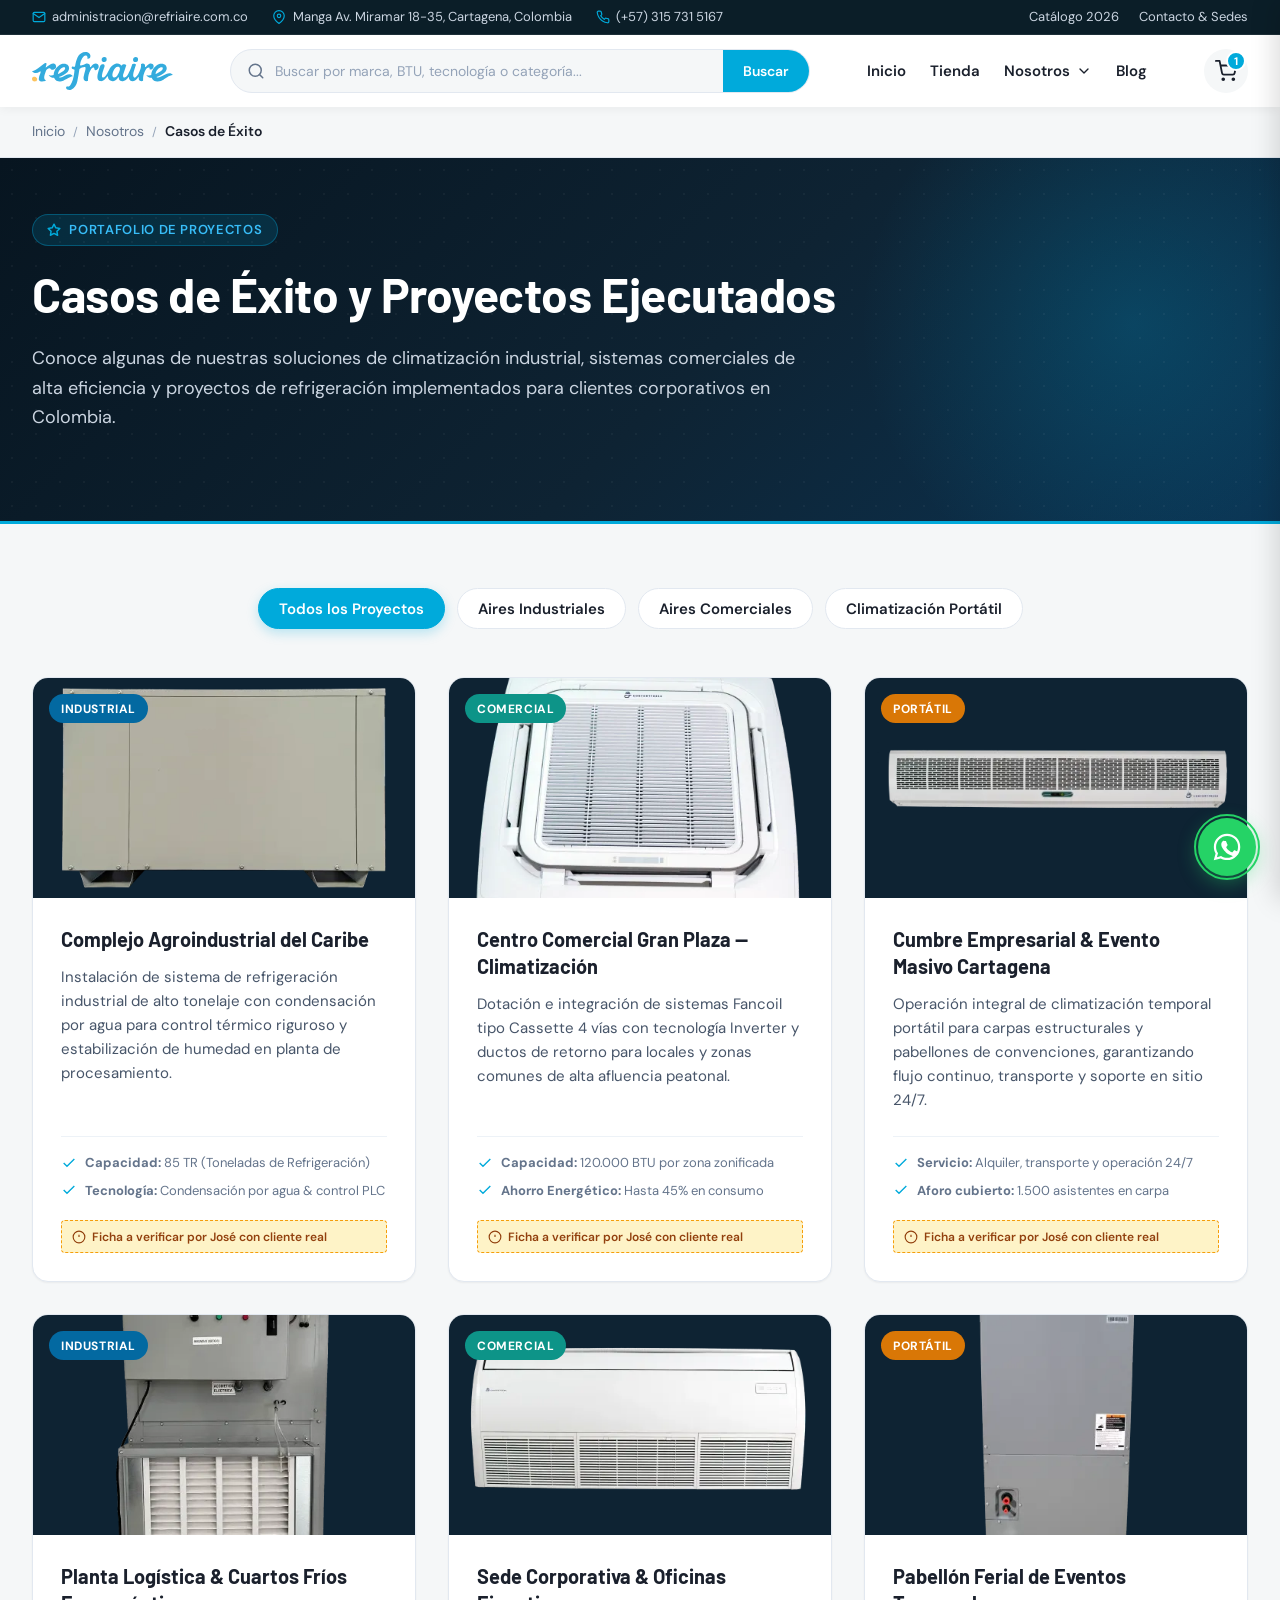
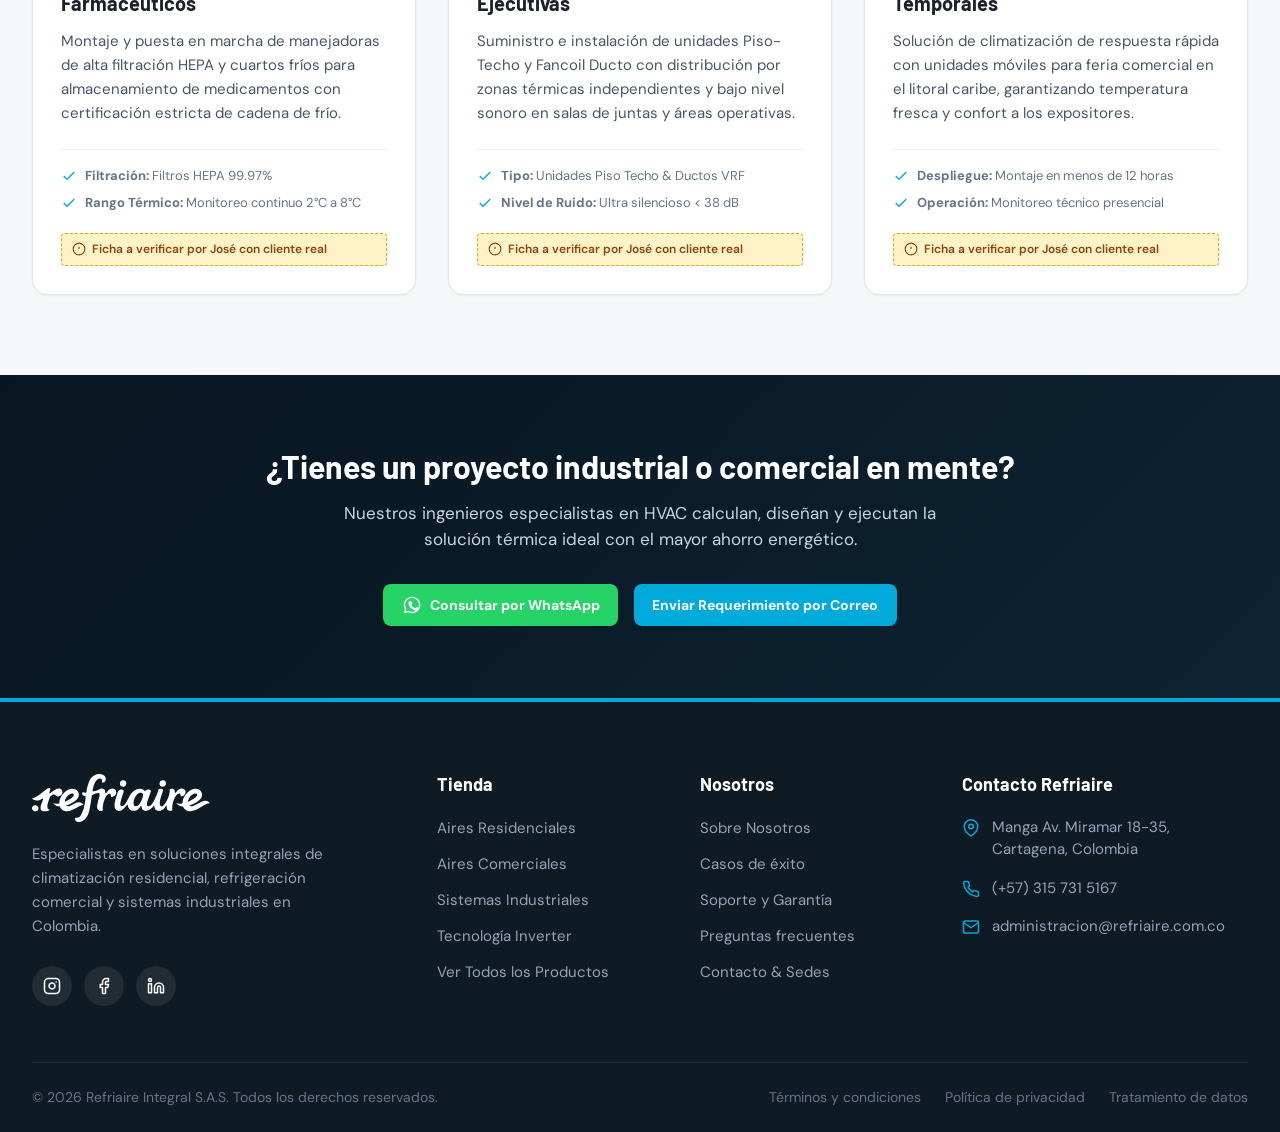
<file: casos-de-exito.html>
<!DOCTYPE html>
<html lang="es">
<head>
  <meta charset="UTF-8">
  <meta name="viewport" content="width=device-width, initial-scale=1.0">
  <title>Casos de Éxito | Refriaire Integral</title>
  
  <!-- Favicon -->
  <link rel="icon" type="image/svg+xml" href="LOGOS/Refri-logo-azul-01.svg">

  <!-- CSS Stylesheets -->
  <link rel="stylesheet" href="css/styles.css">
  <link rel="stylesheet" href="css/navbar-footer.css">
  <link rel="stylesheet" href="css/nosotros.css">
</head>
<body>

  <!-- TOP UTILITY BAR -->
  <div class="top-bar">
    <div class="container">
      <div class="top-bar-contact">
        <div class="top-bar-item">
          <svg width="14" height="14" viewBox="0 0 24 24" fill="none" stroke="currentColor" stroke-width="2" stroke-linecap="round" stroke-linejoin="round"><path d="M4 4h16c1.1 0 2 .9 2 2v12c0 1.1-.9 2-2 2H4c-1.1 0-2-.9-2-2V6c0-1.1.9-2 2-2z"></path><polyline points="22,6 12,13 2,6"></polyline></svg>
          <a href="mailto:administracion@refriaire.com.co">administracion@refriaire.com.co</a>
        </div>
        <div class="top-bar-item hide-mobile">
          <svg width="14" height="14" viewBox="0 0 24 24" fill="none" stroke="currentColor" stroke-width="2" stroke-linecap="round" stroke-linejoin="round"><path d="M21 10c0 7-9 13-9 13s-9-6-9-13a9 9 0 0 1 18 0z"></path><circle cx="12" cy="10" r="3"></circle></svg>
          <span>Manga Av. Miramar 18-35, Cartagena, Colombia</span>
        </div>
        <div class="top-bar-item">
          <svg width="14" height="14" viewBox="0 0 24 24" fill="none" stroke="currentColor" stroke-width="2" stroke-linecap="round" stroke-linejoin="round"><path d="M22 16.92v3a2 2 0 0 1-2.18 2 19.79 19.79 0 0 1-8.63-3.07 19.5 19.5 0 0 1-6-6 19.79 19.79 0 0 1-3.07-8.67A2 2 0 0 1 4.11 2h3a2 2 0 0 1 2 1.72 12.84 12.84 0 0 0 .7 2.81 2 2 0 0 1-.45 2.11L8.09 9.91a16 16 0 0 0 6 6l1.27-1.27a2 2 0 0 1 2.11-.45 12.84 12.84 0 0 0 2.81.7A2 2 0 0 1 22 16.92z"></path></svg>
          <a href="tel:+573157315167">(+57) 315 731 5167</a>
        </div>
      </div>
      <div class="top-bar-links">
        <a href="tienda.html">Catálogo 2026</a>
        <a href="index.html#contacto">Contacto & Sedes</a>
      </div>
    </div>
  </div>

  <!-- SITE HEADER / NAVBAR -->
  <header class="site-header">
    <div class="container">
      <div class="navbar-main">
        <div class="navbar-inner">
          
          <!-- Logo -->
          <a href="index.html" class="brand-logo" aria-label="Refriaire Integral Inicio">
            <img src="LOGOS/LOGO COMPLETO.svg" alt="Refriaire Integral Logo">
          </a>

          <!-- Central Search Bar -->
          <div class="header-search">
            <form class="search-form" action="tienda.html" method="GET">
              <span class="search-icon-left">
                <svg width="18" height="18" viewBox="0 0 24 24" fill="none" stroke="currentColor" stroke-width="2" stroke-linecap="round" stroke-linejoin="round"><circle cx="11" cy="11" r="8"></circle><line x1="21" y1="21" x2="16.65" y2="16.65"></line></svg>
              </span>
              <input type="text" name="q" class="search-input" placeholder="Buscar por marca, BTU, tecnología o categoría..." aria-label="Buscar productos">
              <button type="submit" class="search-btn">
                <span>Buscar</span>
              </button>
            </form>
          </div>

          <!-- Desktop Navigation Menu -->
          <nav class="navbar-nav" aria-label="Navegación principal">
            <a href="index.html" class="nav-link">Inicio</a>
            <a href="tienda.html" class="nav-link">Tienda</a>
            
            <!-- Nosotros Dropdown -->
            <div class="nav-dropdown is-active">
              <button class="nav-dropdown-btn" type="button" aria-haspopup="true" aria-expanded="false">
                <span>Nosotros</span>
                <svg class="dropdown-arrow" width="16" height="16" viewBox="0 0 24 24" fill="none" stroke="currentColor" stroke-width="2" stroke-linecap="round" stroke-linejoin="round"><polyline points="6 9 12 15 18 9"></polyline></svg>
              </button>
              <div class="dropdown-menu">
                <a href="nosotros.html" class="dropdown-item">
                  <svg width="16" height="16" viewBox="0 0 24 24" fill="none" stroke="currentColor" stroke-width="2" stroke-linecap="round" stroke-linejoin="round"><path d="M20 21v-2a4 4 0 0 0-4-4H8a4 4 0 0 0-4 4v2"></path><circle cx="12" cy="7" r="4"></circle></svg>
                  <span>Sobre Nosotros</span>
                </a>
                <a href="casos-de-exito.html" class="dropdown-item active">
                  <svg width="16" height="16" viewBox="0 0 24 24" fill="none" stroke="currentColor" stroke-width="2" stroke-linecap="round" stroke-linejoin="round"><polygon points="12 2 15.09 8.26 22 9.27 17 14.14 18.18 21.02 12 17.77 5.82 21.02 7 14.14 2 9.27 8.91 8.26 12 2"></polygon></svg>
                  <span>Casos de éxito</span>
                </a>
                <a href="soporte-y-garantia.html" class="dropdown-item">
                  <svg width="16" height="16" viewBox="0 0 24 24" fill="none" stroke="currentColor" stroke-width="2" stroke-linecap="round" stroke-linejoin="round"><path d="M12 22s8-4 8-10V5l-8-3-8 3v7c0 6 8 10 8 10z"></path></svg>
                  <span>Soporte y Garantía</span>
                </a>
                <a href="preguntas-y-respuestas.html" class="dropdown-item">
                  <svg width="16" height="16" viewBox="0 0 24 24" fill="none" stroke="currentColor" stroke-width="2" stroke-linecap="round" stroke-linejoin="round"><circle cx="12" cy="12" r="10"></circle><path d="M9.09 9a3 3 0 0 1 5.83 1c0 2-3 3-3 3"></path><line x1="12" y1="17" x2="12.01" y2="17"></line></svg>
                  <span>Preguntas y respuestas</span>
                </a>
              </div>
            </div>

            <a href="noticia.html" class="nav-link">Blog</a>
          </nav>

          <!-- Navbar Actions -->
          <div class="navbar-actions">
            
            <!-- Shopping Cart Button with Popup Dropdown -->
            <div class="cart-wrapper">
              <button class="cart-btn" id="cartBtn" aria-label="Ver carrito de compras" type="button">
                <svg width="22" height="22" viewBox="0 0 24 24" fill="none" stroke="currentColor" stroke-width="2" stroke-linecap="round" stroke-linejoin="round"><circle cx="9" cy="21" r="1"></circle><circle cx="20" cy="21" r="1"></circle><path d="M1 1h4l2.68 13.39a2 2 0 0 0 2 1.61h9.72a2 2 0 0 0 2-1.61L23 6H6"></path></svg>
                <span class="cart-badge" id="cartBadge">1</span>
              </button>

              <!-- Cart Dropdown Popup -->
              <div class="cart-dropdown" id="cartDropdown" aria-label="Resumen de carrito">
                <div class="cart-dropdown-header">
                  <h3 class="cart-dropdown-title">
                    <svg width="18" height="18" viewBox="0 0 24 24" fill="none" stroke="currentColor" stroke-width="2" stroke-linecap="round" stroke-linejoin="round"><circle cx="9" cy="21" r="1"></circle><circle cx="20" cy="21" r="1"></circle><path d="M1 1h4l2.68 13.39a2 2 0 0 0 2 1.61h9.72a2 2 0 0 0 2-1.61L23 6H6"></path></svg>
                    Tu Carrito de Compras
                  </h3>
                  <button type="button" class="cart-dropdown-close" id="cartCloseBtn" aria-label="Cerrar">
                    <svg width="16" height="16" viewBox="0 0 24 24" fill="none" stroke="currentColor" stroke-width="2" stroke-linecap="round" stroke-linejoin="round"><line x1="18" y1="6" x2="6" y2="18"></line><line x1="6" y1="6" x2="18" y2="18"></line></svg>
                  </button>
                </div>

                <div class="cart-dropdown-items" id="cartDropdownItems">
                  <!-- Dynamically rendered by main.js -->
                </div>

                <div class="cart-dropdown-footer">
                  <div class="cart-subtotal-row">
                    <span class="cart-subtotal-label">Subtotal estimado:</span>
                    <span class="cart-subtotal-val" id="cartSubtotal">$1.836.000</span>
                  </div>
                  <button type="button" class="btn btn-primary btn-checkout" id="checkoutBtn">Continuar al Pago</button>
                </div>
              </div>
            </div>

            <!-- Mobile Hamburger Button -->
            <button class="mobile-menu-btn" id="mobileMenuBtn" aria-label="Abrir menú de navegación">
              <svg width="24" height="24" viewBox="0 0 24 24" fill="none" stroke="currentColor" stroke-width="2" stroke-linecap="round" stroke-linejoin="round"><line x1="3" y1="12" x2="21" y2="12"></line><line x1="3" y1="6" x2="21" y2="6"></line><line x1="3" y1="18" x2="21" y2="18"></line></svg>
            </button>
          </div>

        </div>

        <!-- Mobile Dedicated Search Row -->
        <div class="mobile-search-row">
          <form class="search-form" action="tienda.html" method="GET">
            <span class="search-icon-left">
              <svg width="18" height="18" viewBox="0 0 24 24" fill="none" stroke="currentColor" stroke-width="2" stroke-linecap="round" stroke-linejoin="round"><circle cx="11" cy="11" r="8"></circle><line x1="21" y1="21" x2="16.65" y2="16.65"></line></svg>
            </span>
            <input type="text" name="q" class="search-input" placeholder="Buscar aires, BTU o tecnología..." aria-label="Buscar productos en móvil">
            <button type="submit" class="search-btn" aria-label="Buscar">
              <svg width="16" height="16" viewBox="0 0 24 24" fill="none" stroke="currentColor" stroke-width="2.5" stroke-linecap="round" stroke-linejoin="round"><circle cx="11" cy="11" r="8"></circle><line x1="21" y1="21" x2="16.65" y2="16.65"></line></svg>
            </button>
          </form>
        </div>

      </div>
    </div>
  </header>

  <!-- MOBILE NAVIGATION DRAWER -->
  <div class="mobile-drawer-overlay" id="mobileDrawerOverlay"></div>
  <div class="mobile-drawer" id="mobileNavDrawer" aria-label="Menú móvil">
    <div class="mobile-drawer-header">
      <img src="LOGOS/LOGO COMPLETO.svg" alt="Refriaire Integral" style="height: 36px;">
      <button class="mobile-drawer-close" id="mobileDrawerClose" aria-label="Cerrar menú">
        <svg width="20" height="20" viewBox="0 0 24 24" fill="none" stroke="currentColor" stroke-width="2" stroke-linecap="round" stroke-linejoin="round"><line x1="18" y1="6" x2="6" y2="18"></line><line x1="6" y1="6" x2="18" y2="18"></line></svg>
      </button>
    </div>
    
    <div class="mobile-nav-list">
      <a href="index.html" class="mobile-nav-link">Inicio</a>
      <a href="tienda.html" class="mobile-nav-link">Tienda</a>
      
      <!-- Mobile Accordion Nosotros -->
      <div class="mobile-accordion is-open">
        <a href="#" class="mobile-nav-link mobile-accordion-btn active">
          <span>Nosotros</span>
          <svg class="dropdown-arrow" width="18" height="18" viewBox="0 0 24 24" fill="none" stroke="currentColor" stroke-width="2" stroke-linecap="round" stroke-linejoin="round"><polyline points="6 9 12 15 18 9"></polyline></svg>
        </a>
        <div class="mobile-accordion-content">
          <a href="nosotros.html" class="mobile-sublink">Sobre Nosotros</a>
          <a href="casos-de-exito.html" class="mobile-sublink active">Casos de éxito</a>
          <a href="soporte-y-garantia.html" class="mobile-sublink">Soporte y Garantía</a>
          <a href="preguntas-y-respuestas.html" class="mobile-sublink">Preguntas y respuestas</a>
        </div>
      </div>
      
      <a href="noticia.html" class="mobile-nav-link">Blog</a>
    </div>
  </div>

  <main>
    <!-- 1. BREADCRUMB -->
    <div class="subpage-breadcrumb-wrap">
      <div class="container">
        <nav class="subpage-breadcrumb" aria-label="Ruta de navegación">
          <a href="index.html">Inicio</a>
          <span class="breadcrumb-separator">/</span>
          <span>Nosotros</span>
          <span class="breadcrumb-separator">/</span>
          <span class="breadcrumb-current">Casos de Éxito</span>
        </nav>
      </div>
    </div>

    <!-- 2. HERO BANNER -->
    <section class="subpage-hero" aria-label="Casos de Éxito">
      <div class="container">
        <div class="subpage-hero-content">
          <div class="hero-pill-badge">
            <svg width="14" height="14" viewBox="0 0 24 24" fill="none" stroke="currentColor" stroke-width="2.5" stroke-linecap="round" stroke-linejoin="round"><polygon points="12 2 15.09 8.26 22 9.27 17 14.14 18.18 21.02 12 17.77 5.82 21.02 7 14.14 2 9.27 8.91 8.26 12 2"></polygon></svg>
            Portafolio de Proyectos
          </div>
          <h1 class="subpage-hero-title">Casos de Éxito y Proyectos Ejecutados</h1>
          <p class="subpage-hero-desc">
            Conoce algunas de nuestras soluciones de climatización industrial, sistemas comerciales de alta eficiencia y proyectos de refrigeración implementados para clientes corporativos en Colombia.
          </p>
        </div>
      </div>
    </section>

    <!-- 3. SECCIÓN CASOS CON FILTRO -->
    <section class="section-cases" aria-label="Proyectos Refriaire">
      <div class="container">
        
        <!-- Filter Tabs -->
        <div class="case-filter-tabs" role="tablist">
          <button class="case-filter-btn active" data-filter="all" type="button">Todos los Proyectos</button>
          <button class="case-filter-btn" data-filter="industrial" type="button">Aires Industriales</button>
          <button class="case-filter-btn" data-filter="comercial" type="button">Aires Comerciales</button>
          <button class="case-filter-btn" data-filter="portatil" type="button">Climatización Portátil</button>
        </div>

        <!-- Cases Grid (6 modular placeholder cards) -->
        <div class="cases-grid" id="casesGrid">

          <!-- ================================================================
               PROYECTO 1 — INDUSTRIAL
               PLACEHOLDER: José reemplazará con fotos y detalles de proyectos reales verificados
               ================================================================ -->
          <article class="case-card" data-category="industrial">
            <div class="case-img-wrap">
              <img src="FOTOS-AIRES/INDUSTRIALES/small_Condensadora_condensada_por_agua_1_ed9664dfb0.webp" alt="Sistema de Condensación Industrial" loading="lazy">
              <span class="case-badge-overlay badge-industrial">Industrial</span>
            </div>
            <div class="case-body">
              <h3 class="case-title">Complejo Agroindustrial del Caribe</h3>
              <p class="case-summary">
                Instalación de sistema de refrigeración industrial de alto tonelaje con condensación por agua para control térmico riguroso y estabilización de humedad en planta de procesamiento.
              </p>
              <ul class="case-specs-list">
                <li>
                  <svg width="16" height="16" viewBox="0 0 24 24" fill="none" stroke="currentColor" stroke-width="2"><polyline points="20 6 9 17 4 12"></polyline></svg>
                  <span><strong>Capacidad:</strong> 85 TR (Toneladas de Refrigeración)</span>
                </li>
                <li>
                  <svg width="16" height="16" viewBox="0 0 24 24" fill="none" stroke="currentColor" stroke-width="2"><polyline points="20 6 9 17 4 12"></polyline></svg>
                  <span><strong>Tecnología:</strong> Condensación por agua & control PLC</span>
                </li>
              </ul>
              <div class="case-placeholder-notice">
                <svg width="14" height="14" viewBox="0 0 24 24" fill="none" stroke="currentColor" stroke-width="2"><circle cx="12" cy="12" r="10"></circle><line x1="12" y1="8" x2="12" y2="12"></line><line x1="12" y1="16" x2="12.01" y2="16"></line></svg>
                <span>Ficha a verificar por José con cliente real</span>
              </div>
            </div>
          </article>

          <!-- ================================================================
               PROYECTO 2 — COMERCIAL
               PLACEHOLDER: José reemplazará con fotos y detalles de proyectos reales verificados
               ================================================================ -->
          <article class="case-card" data-category="comercial">
            <div class="case-img-wrap">
              <img src="FOTOS-AIRES/COMERCILES/small_Fancoil_Cassette_1_62fb66c041.webp" alt="Climatización Comercial Fancoil" loading="lazy">
              <span class="case-badge-overlay badge-comercial">Comercial</span>
            </div>
            <div class="case-body">
              <h3 class="case-title">Centro Comercial Gran Plaza — Climatización</h3>
              <p class="case-summary">
                Dotación e integración de sistemas Fancoil tipo Cassette 4 vías con tecnología Inverter y ductos de retorno para locales y zonas comunes de alta afluencia peatonal.
              </p>
              <ul class="case-specs-list">
                <li>
                  <svg width="16" height="16" viewBox="0 0 24 24" fill="none" stroke="currentColor" stroke-width="2"><polyline points="20 6 9 17 4 12"></polyline></svg>
                  <span><strong>Capacidad:</strong> 120.000 BTU por zona zonificada</span>
                </li>
                <li>
                  <svg width="16" height="16" viewBox="0 0 24 24" fill="none" stroke="currentColor" stroke-width="2"><polyline points="20 6 9 17 4 12"></polyline></svg>
                  <span><strong>Ahorro Energético:</strong> Hasta 45% en consumo</span>
                </li>
              </ul>
              <div class="case-placeholder-notice">
                <svg width="14" height="14" viewBox="0 0 24 24" fill="none" stroke="currentColor" stroke-width="2"><circle cx="12" cy="12" r="10"></circle><line x1="12" y1="8" x2="12" y2="12"></line><line x1="12" y1="16" x2="12.01" y2="16"></line></svg>
                <span>Ficha a verificar por José con cliente real</span>
              </div>
            </div>
          </article>

          <!-- ================================================================
               PROYECTO 3 — PORTÁTIL
               PLACEHOLDER: José reemplazará con fotos y detalles de proyectos reales verificados
               ================================================================ -->
          <article class="case-card" data-category="portatil">
            <div class="case-img-wrap">
              <img src="FOTOS-AIRES/COMERCILES/small_Cortina_125b8b1865.webp" alt="Climatización Portátil para Evento" loading="lazy">
              <span class="case-badge-overlay badge-portatil">Portátil</span>
            </div>
            <div class="case-body">
              <h3 class="case-title">Cumbre Empresarial & Evento Masivo Cartagena</h3>
              <p class="case-summary">
                Operación integral de climatización temporal portátil para carpas estructurales y pabellones de convenciones, garantizando flujo continuo, transporte y soporte en sitio 24/7.
              </p>
              <ul class="case-specs-list">
                <li>
                  <svg width="16" height="16" viewBox="0 0 24 24" fill="none" stroke="currentColor" stroke-width="2"><polyline points="20 6 9 17 4 12"></polyline></svg>
                  <span><strong>Servicio:</strong> Alquiler, transporte y operación 24/7</span>
                </li>
                <li>
                  <svg width="16" height="16" viewBox="0 0 24 24" fill="none" stroke="currentColor" stroke-width="2"><polyline points="20 6 9 17 4 12"></polyline></svg>
                  <span><strong>Aforo cubierto:</strong> 1.500 asistentes en carpa</span>
                </li>
              </ul>
              <div class="case-placeholder-notice">
                <svg width="14" height="14" viewBox="0 0 24 24" fill="none" stroke="currentColor" stroke-width="2"><circle cx="12" cy="12" r="10"></circle><line x1="12" y1="8" x2="12" y2="12"></line><line x1="12" y1="16" x2="12.01" y2="16"></line></svg>
                <span>Ficha a verificar por José con cliente real</span>
              </div>
            </div>
          </article>

          <!-- ================================================================
               PROYECTO 4 — INDUSTRIAL
               PLACEHOLDER: José reemplazará con fotos y detalles de proyectos reales verificados
               ================================================================ -->
          <article class="case-card" data-category="industrial">
            <div class="case-img-wrap">
              <img src="FOTOS-AIRES/INDUSTRIALES/small_manejadora_alta_filtracion_3ae31bbf5b.webp" alt="Manejadora de Alta Filtración Industrial" loading="lazy">
              <span class="case-badge-overlay badge-industrial">Industrial</span>
            </div>
            <div class="case-body">
              <h3 class="case-title">Planta Logística & Cuartos Fríos Farmacéuticos</h3>
              <p class="case-summary">
                Montaje y puesta en marcha de manejadoras de alta filtración HEPA y cuartos fríos para almacenamiento de medicamentos con certificación estricta de cadena de frío.
              </p>
              <ul class="case-specs-list">
                <li>
                  <svg width="16" height="16" viewBox="0 0 24 24" fill="none" stroke="currentColor" stroke-width="2"><polyline points="20 6 9 17 4 12"></polyline></svg>
                  <span><strong>Filtración:</strong> Filtros HEPA 99.97%</span>
                </li>
                <li>
                  <svg width="16" height="16" viewBox="0 0 24 24" fill="none" stroke="currentColor" stroke-width="2"><polyline points="20 6 9 17 4 12"></polyline></svg>
                  <span><strong>Rango Térmico:</strong> Monitoreo continuo 2°C a 8°C</span>
                </li>
              </ul>
              <div class="case-placeholder-notice">
                <svg width="14" height="14" viewBox="0 0 24 24" fill="none" stroke="currentColor" stroke-width="2"><circle cx="12" cy="12" r="10"></circle><line x1="12" y1="8" x2="12" y2="12"></line><line x1="12" y1="16" x2="12.01" y2="16"></line></svg>
                <span>Ficha a verificar por José con cliente real</span>
              </div>
            </div>
          </article>

          <!-- ================================================================
               PROYECTO 5 — COMERCIAL
               PLACEHOLDER: José reemplazará con fotos y detalles de proyectos reales verificados
               ================================================================ -->
          <article class="case-card" data-category="comercial">
            <div class="case-img-wrap">
              <img src="FOTOS-AIRES/COMERCILES/small_Fancoil_Piso_Techo_1_e99a975406.webp" alt="Fancoil Piso Techo Comercial" loading="lazy">
              <span class="case-badge-overlay badge-comercial">Comercial</span>
            </div>
            <div class="case-body">
              <h3 class="case-title">Sede Corporativa & Oficinas Ejecutivas</h3>
              <p class="case-summary">
                Suministro e instalación de unidades Piso-Techo y Fancoil Ducto con distribución por zonas térmicas independientes y bajo nivel sonoro en salas de juntas y áreas operativas.
              </p>
              <ul class="case-specs-list">
                <li>
                  <svg width="16" height="16" viewBox="0 0 24 24" fill="none" stroke="currentColor" stroke-width="2"><polyline points="20 6 9 17 4 12"></polyline></svg>
                  <span><strong>Tipo:</strong> Unidades Piso Techo & Ductos VRF</span>
                </li>
                <li>
                  <svg width="16" height="16" viewBox="0 0 24 24" fill="none" stroke="currentColor" stroke-width="2"><polyline points="20 6 9 17 4 12"></polyline></svg>
                  <span><strong>Nivel de Ruido:</strong> Ultra silencioso &lt; 38 dB</span>
                </li>
              </ul>
              <div class="case-placeholder-notice">
                <svg width="14" height="14" viewBox="0 0 24 24" fill="none" stroke="currentColor" stroke-width="2"><circle cx="12" cy="12" r="10"></circle><line x1="12" y1="8" x2="12" y2="12"></line><line x1="12" y1="16" x2="12.01" y2="16"></line></svg>
                <span>Ficha a verificar por José con cliente real</span>
              </div>
            </div>
          </article>

          <!-- ================================================================
               PROYECTO 6 — PORTÁTIL
               PLACEHOLDER: José reemplazará con fotos y detalles de proyectos reales verificados
               ================================================================ -->
          <article class="case-card" data-category="portatil">
            <div class="case-img-wrap">
              <img src="FOTOS-AIRES/COMERCILES/small_Unidad_Manejadora_Tcl_1_3d585473e6.webp" alt="Manejadora Portátil para Eventos" loading="lazy">
              <span class="case-badge-overlay badge-portatil">Portátil</span>
            </div>
            <div class="case-body">
              <h3 class="case-title">Pabellón Ferial de Eventos Temporales</h3>
              <p class="case-summary">
                Solución de climatización de respuesta rápida con unidades móviles para feria comercial en el litoral caribe, garantizando temperatura fresca y confort a los expositores.
              </p>
              <ul class="case-specs-list">
                <li>
                  <svg width="16" height="16" viewBox="0 0 24 24" fill="none" stroke="currentColor" stroke-width="2"><polyline points="20 6 9 17 4 12"></polyline></svg>
                  <span><strong>Despliegue:</strong> Montaje en menos de 12 horas</span>
                </li>
                <li>
                  <svg width="16" height="16" viewBox="0 0 24 24" fill="none" stroke="currentColor" stroke-width="2"><polyline points="20 6 9 17 4 12"></polyline></svg>
                  <span><strong>Operación:</strong> Monitoreo técnico presencial</span>
                </li>
              </ul>
              <div class="case-placeholder-notice">
                <svg width="14" height="14" viewBox="0 0 24 24" fill="none" stroke="currentColor" stroke-width="2"><circle cx="12" cy="12" r="10"></circle><line x1="12" y1="8" x2="12" y2="12"></line><line x1="12" y1="16" x2="12.01" y2="16"></line></svg>
                <span>Ficha a verificar por José con cliente real</span>
              </div>
            </div>
          </article>

        </div>
      </div>
    </section>

    <!-- 4. CTA COTIZAR PROYECTO -->
    <section class="section-contact-info" aria-label="Cotizar Proyecto">
      <div class="container" style="text-align: center;">
        <h2 style="font-family: var(--font-heading); font-size: 2rem; margin-bottom: 1rem; color: var(--color-white);">
          ¿Tienes un proyecto industrial o comercial en mente?
        </h2>
        <p style="color: #CBD5E1; max-width: 650px; margin: 0 auto 2rem; font-size: 1.0625rem;">
          Nuestros ingenieros especialistas en HVAC calculan, diseñan y ejecutan la solución térmica ideal con el mayor ahorro energético.
        </p>
        <div style="display: flex; gap: 1rem; justify-content: center; flex-wrap: wrap;">
          <a href="https://wa.me/573157315167?text=Hola%20Refriaire%20Integral,%20quiero%20cotizar%20un%20proyecto%20de%20climatización" target="_blank" rel="noopener noreferrer" class="support-btn-action btn-whatsapp">
            <svg width="20" height="20" viewBox="0 0 24 24" fill="currentColor"><path d="M12.04 2C6.58 2 2.13 6.45 2.13 11.91C2.13 13.66 2.59 15.36 3.45 16.86L2.05 22L7.3 20.62C8.75 21.41 10.38 21.83 12.04 21.83C17.5 21.83 21.95 17.38 21.95 11.92C21.95 9.27 20.92 6.78 19.05 4.91C17.18 3.04 14.69 2 12.04 2M12.05 3.67C14.25 3.67 16.31 4.53 17.87 6.09C19.42 7.65 20.28 9.72 20.28 11.92C20.28 16.46 16.58 20.15 12.04 20.15C10.56 20.15 9.11 19.76 7.85 19L7.55 18.83L4.43 19.65L5.26 16.61L5.06 16.29C4.24 14.99 3.8 13.47 3.8 11.91C3.81 7.37 7.5 3.67 12.05 3.67M9.53 7.34C9.33 7.34 9 7.42 8.73 7.71C8.45 8.01 7.69 8.73 7.69 10.19C7.69 11.65 8.75 13.06 8.9 13.26C9.05 13.46 11.14 16.68 14.34 18.06C15.1 18.39 15.69 18.59 16.15 18.73C16.91 18.97 17.6 18.94 18.15 18.86C18.76 18.77 20.03 18.09 20.29 17.35C20.55 16.61 20.55 15.98 20.47 15.85C20.39 15.72 20.19 15.65 19.89 15.5C19.59 15.35 18.11 14.62 17.84 14.52C17.56 14.42 17.36 14.37 17.16 14.67C16.96 14.97 16.38 15.65 16.21 15.85C16.03 16.05 15.86 16.07 15.56 15.92C15.26 15.77 14.3 15.46 13.16 14.44C12.27 13.65 11.67 12.67 11.5 12.37C11.33 12.07 11.48 11.91 11.63 11.76C11.77 11.62 11.94 11.4 12.09 11.23C12.24 11.06 12.29 10.93 12.39 10.73C12.49 10.53 12.44 10.36 12.36 10.21C12.29 10.06 11.69 8.58 11.44 7.97C11.2 7.38 10.95 7.46 10.77 7.45C10.6 7.44 10.4 7.44 10.2 7.44L9.53 7.34Z"/></svg>
            <span>Consultar por WhatsApp</span>
          </a>
          <a href="mailto:administracion@refriaire.com.co" class="support-btn-action btn-email">
            <span>Enviar Requerimiento por Correo</span>
          </a>
        </div>
      </div>
    </section>
  </main>

  <!-- SITE FOOTER -->
  <footer class="site-footer" id="contacto">
    <div class="container">
      
      <div class="footer-top">
        
        <!-- Col 1: Brand Info & Socials -->
        <div class="footer-brand">
          <a href="index.html" class="footer-logo">
            <img src="LOGOS/LOGO COMPLETO.svg" alt="Refriaire Integral">
          </a>
          <p class="footer-desc">
            Especialistas en soluciones integrales de climatización residencial, refrigeración comercial y sistemas industriales en Colombia.
          </p>
          <div class="footer-socials">
            <a href="https://www.instagram.com/refriaire_integral/" target="_blank" rel="noopener noreferrer" class="social-icon instagram" aria-label="Instagram Refriaire Integral">
              <svg width="18" height="18" viewBox="0 0 24 24" fill="none" stroke="currentColor" stroke-width="2" stroke-linecap="round" stroke-linejoin="round"><rect x="2" y="2" width="20" height="20" rx="5" ry="5"></rect><path d="M16 11.37A4 4 0 1 1 12.63 8 4 4 0 0 1 16 11.37z"></path><line x1="17.5" y1="6.5" x2="17.51" y2="6.5"></line></svg>
            </a>
            <a href="#" class="social-icon" aria-label="Facebook">
              <svg width="18" height="18" viewBox="0 0 24 24" fill="none" stroke="currentColor" stroke-width="2" stroke-linecap="round" stroke-linejoin="round"><path d="M18 2h-3a5 5 0 0 0-5 5v3H7v4h3v8h4v-8h3l1-4h-4V7a1 1 0 0 1 1-1h3z"></path></svg>
            </a>
            <a href="#" class="social-icon" aria-label="LinkedIn">
              <svg width="18" height="18" viewBox="0 0 24 24" fill="none" stroke="currentColor" stroke-width="2" stroke-linecap="round" stroke-linejoin="round"><path d="M16 8a6 6 0 0 1 6 6v7h-4v-7a2 2 0 0 0-2-2 2 2 0 0 0-2 2v7h-4v-7a6 6 0 0 1 6-6z"></path><rect x="2" y="9" width="4" height="12"></rect><circle cx="4" cy="4" r="2"></circle></svg>
            </a>
          </div>
        </div>

        <!-- Col 2: Tienda & Categorías -->
        <div>
          <h4 class="footer-heading">Tienda</h4>
          <ul class="footer-links">
            <li><a href="tienda.html?categoria=residenciales">Aires Residenciales</a></li>
            <li><a href="tienda.html?categoria=comerciales">Aires Comerciales</a></li>
            <li><a href="tienda.html?categoria=industriales">Sistemas Industriales</a></li>
            <li><a href="tienda.html?tecnologia=inverter">Tecnología Inverter</a></li>
            <li><a href="tienda.html">Ver Todos los Productos</a></li>
          </ul>
        </div>

        <!-- Col 3: Nosotros & Soporte -->
        <div>
          <h4 class="footer-heading">Nosotros</h4>
          <ul class="footer-links">
            <li><a href="nosotros.html">Sobre Nosotros</a></li>
            <li><a href="casos-de-exito.html">Casos de éxito</a></li>
            <li><a href="soporte-y-garantia.html">Soporte y Garantía</a></li>
            <li><a href="preguntas-y-respuestas.html">Preguntas frecuentes</a></li>
            <li><a href="index.html#contacto">Contacto & Sedes</a></li>
          </ul>
        </div>

        <!-- Col 4: Contacto Oficial -->
        <div>
          <h4 class="footer-heading">Contacto Refriaire</h4>
          <div class="footer-contact-list">
            <div class="footer-contact-item">
              <svg width="18" height="18" viewBox="0 0 24 24" fill="none" stroke="currentColor" stroke-width="2" stroke-linecap="round" stroke-linejoin="round"><path d="M21 10c0 7-9 13-9 13s-9-6-9-13a9 9 0 0 1 18 0z"></path><circle cx="12" cy="10" r="3"></circle></svg>
              <span>Manga Av. Miramar 18-35, Cartagena, Colombia</span>
            </div>
            <div class="footer-contact-item">
              <svg width="18" height="18" viewBox="0 0 24 24" fill="none" stroke="currentColor" stroke-width="2" stroke-linecap="round" stroke-linejoin="round"><path d="M22 16.92v3a2 2 0 0 1-2.18 2 19.79 19.79 0 0 1-8.63-3.07 19.5 19.5 0 0 1-6-6 19.79 19.79 0 0 1-3.07-8.67A2 2 0 0 1 4.11 2h3a2 2 0 0 1 2 1.72 12.84 12.84 0 0 0 .7 2.81 2 2 0 0 1-.45 2.11L8.09 9.91a16 16 0 0 0 6 6l1.27-1.27a2 2 0 0 1 2.11-.45 12.84 12.84 0 0 0 2.81.7A2 2 0 0 1 22 16.92z"></path></svg>
              <span>(+57) 315 731 5167</span>
            </div>
            <div class="footer-contact-item">
              <svg width="18" height="18" viewBox="0 0 24 24" fill="none" stroke="currentColor" stroke-width="2" stroke-linecap="round" stroke-linejoin="round"><path d="M4 4h16c1.1 0 2 .9 2 2v12c0 1.1-.9 2-2 2H4c-1.1 0-2-.9-2-2V6c0-1.1.9-2 2-2z"></path><polyline points="22,6 12,13 2,6"></polyline></svg>
              <span>administracion@refriaire.com.co</span>
            </div>
          </div>
        </div>

      </div>

      <div class="footer-bottom">
        <div>&copy; 2026 Refriaire Integral S.A.S. Todos los derechos reservados.</div>
        <div style="display: flex; gap: 1.5rem;">
          <a href="#">Términos y condiciones</a>
          <a href="#">Política de privacidad</a>
          <a href="#">Tratamiento de datos</a>
        </div>
      </div>

    </div>
  </footer>

  <!-- FLOATING WHATSAPP BUTTON -->
  <a href="https://wa.me/573157315167?text=Hola%20Refriaire%20Integral,%20solicito%20asesoría%20sobre%20un%20aire%20acondicionado" 
     target="_blank" 
     rel="noopener noreferrer" 
     class="whatsapp-float-btn" 
     aria-label="Hablar por WhatsApp con un asesor de Refriaire">
    <div class="whatsapp-pulse"></div>
    <span class="whatsapp-tooltip">¿Necesitas asesoría? ¡Escríbenos!</span>
    <svg width="32" height="32" viewBox="0 0 24 24" fill="currentColor">
      <path d="M12.04 2C6.58 2 2.13 6.45 2.13 11.91C2.13 13.66 2.59 15.36 3.45 16.86L2.05 22L7.3 20.62C8.75 21.41 10.38 21.83 12.04 21.83C17.5 21.83 21.95 17.38 21.95 11.92C21.95 9.27 20.92 6.78 19.05 4.91C17.18 3.04 14.69 2 12.04 2M12.05 3.67C14.25 3.67 16.31 4.53 17.87 6.09C19.42 7.65 20.28 9.72 20.28 11.92C20.28 16.46 16.58 20.15 12.04 20.15C10.56 20.15 9.11 19.76 7.85 19L7.55 18.83L4.43 19.65L5.26 16.61L5.06 16.29C4.24 14.99 3.8 13.47 3.8 11.91C3.81 7.37 7.5 3.67 12.05 3.67M9.53 7.34C9.33 7.34 9 7.42 8.73 7.71C8.45 8.01 7.69 8.73 7.69 10.19C7.69 11.65 8.75 13.06 8.9 13.26C9.05 13.46 11.14 16.68 14.34 18.06C15.1 18.39 15.69 18.59 16.15 18.73C16.91 18.97 17.6 18.94 18.15 18.86C18.76 18.77 20.03 18.09 20.29 17.35C20.55 16.61 20.55 15.98 20.47 15.85C20.39 15.72 20.19 15.65 19.89 15.5C19.59 15.35 18.11 14.62 17.84 14.52C17.56 14.42 17.36 14.37 17.16 14.67C16.96 14.97 16.38 15.65 16.21 15.85C16.03 16.05 15.86 16.07 15.56 15.92C15.26 15.77 14.3 15.46 13.16 14.44C12.27 13.65 11.67 12.67 11.5 12.37C11.33 12.07 11.48 11.91 11.63 11.76C11.77 11.62 11.94 11.4 12.09 11.23C12.24 11.06 12.29 10.93 12.39 10.73C12.49 10.53 12.44 10.36 12.36 10.21C12.29 10.06 11.69 8.58 11.44 7.97C11.2 7.38 10.95 7.46 10.77 7.45C10.6 7.44 10.4 7.44 10.2 7.44L9.53 7.34Z"/>
    </svg>
  </a>

  <!-- Scripts -->
  <script src="js/main.js"></script>
  <script>
    // Client-side category filtering for Casos de Éxito
    document.addEventListener('DOMContentLoaded', () => {
      const filterBtns = document.querySelectorAll('.case-filter-btn');
      const cards = document.querySelectorAll('.case-card');

      filterBtns.forEach(btn => {
        btn.addEventListener('click', () => {
          filterBtns.forEach(b => b.classList.remove('active'));
          btn.classList.add('active');

          const filter = btn.getAttribute('data-filter');

          cards.forEach(card => {
            const cat = card.getAttribute('data-category');
            if (filter === 'all' || cat === filter) {
              card.style.display = 'flex';
            } else {
              card.style.display = 'none';
            }
          });
        });
      });
    });
  </script>
</body>
</html>
</file>
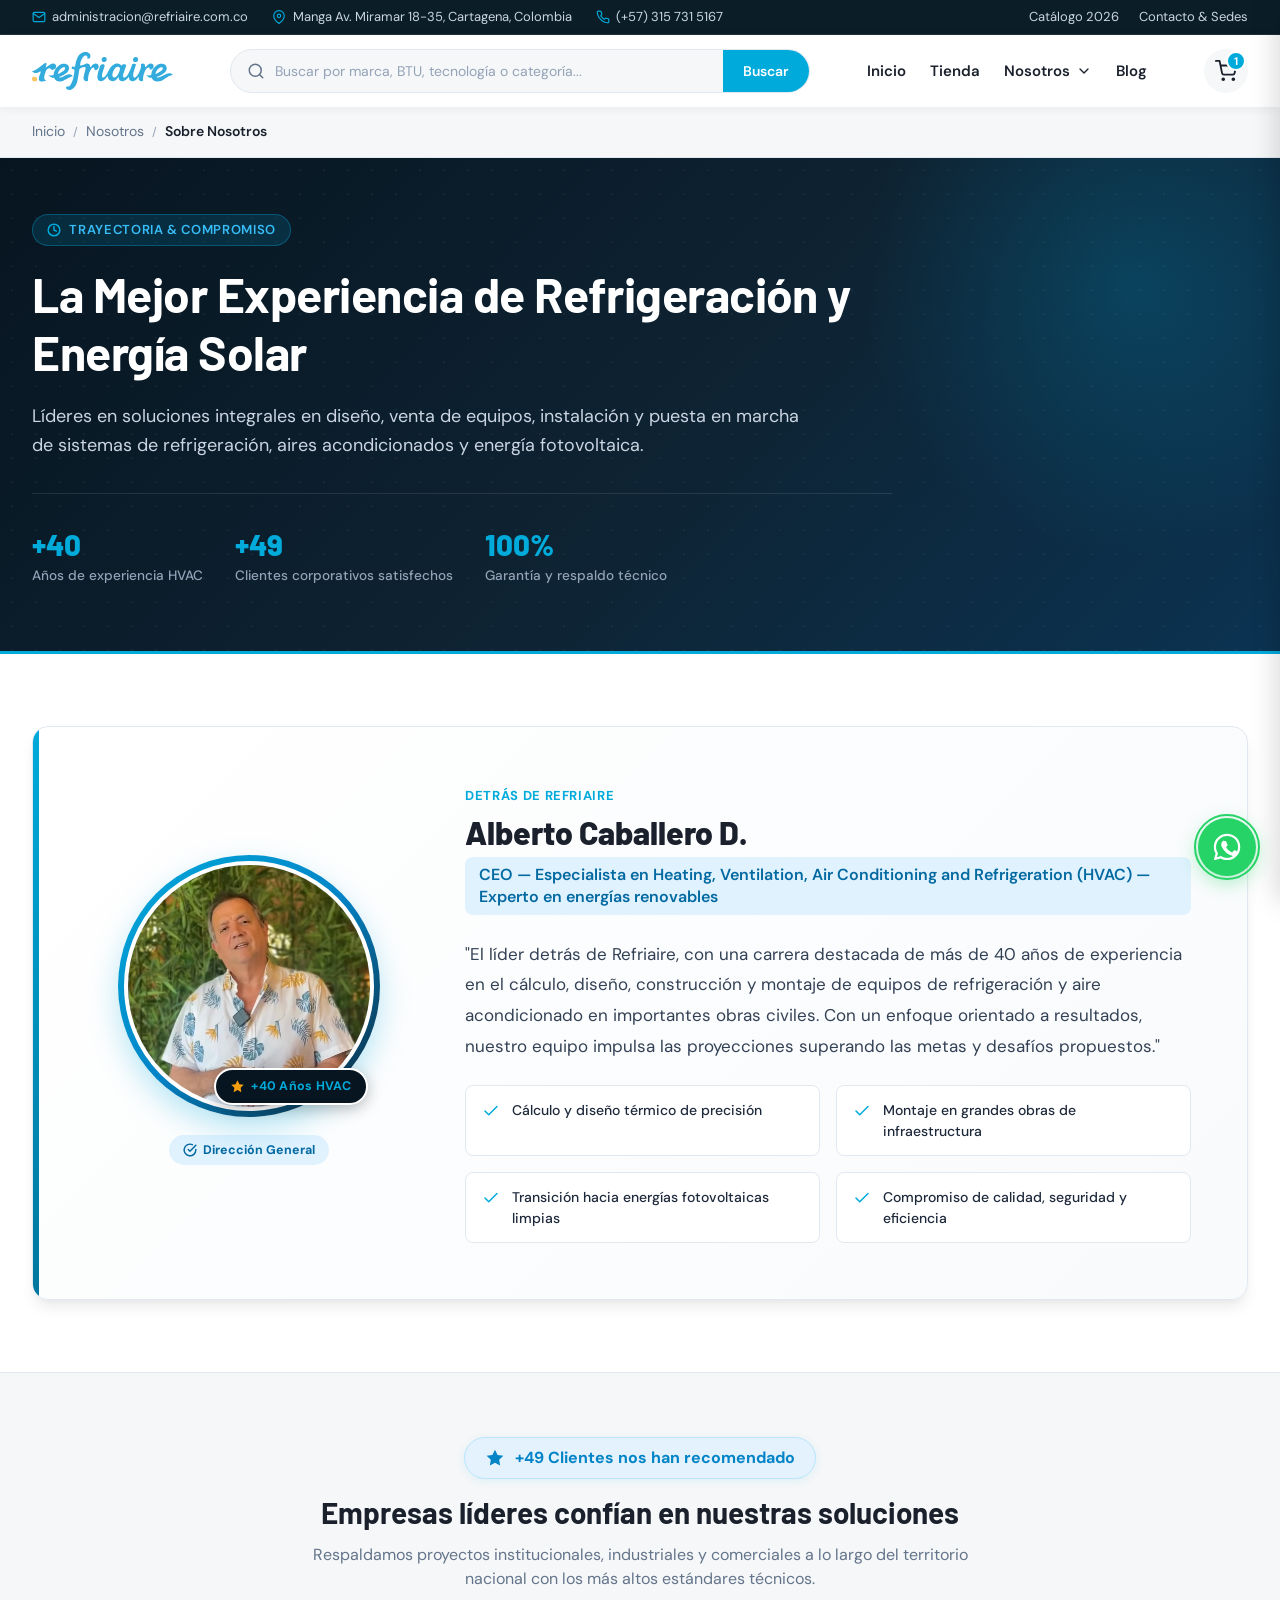
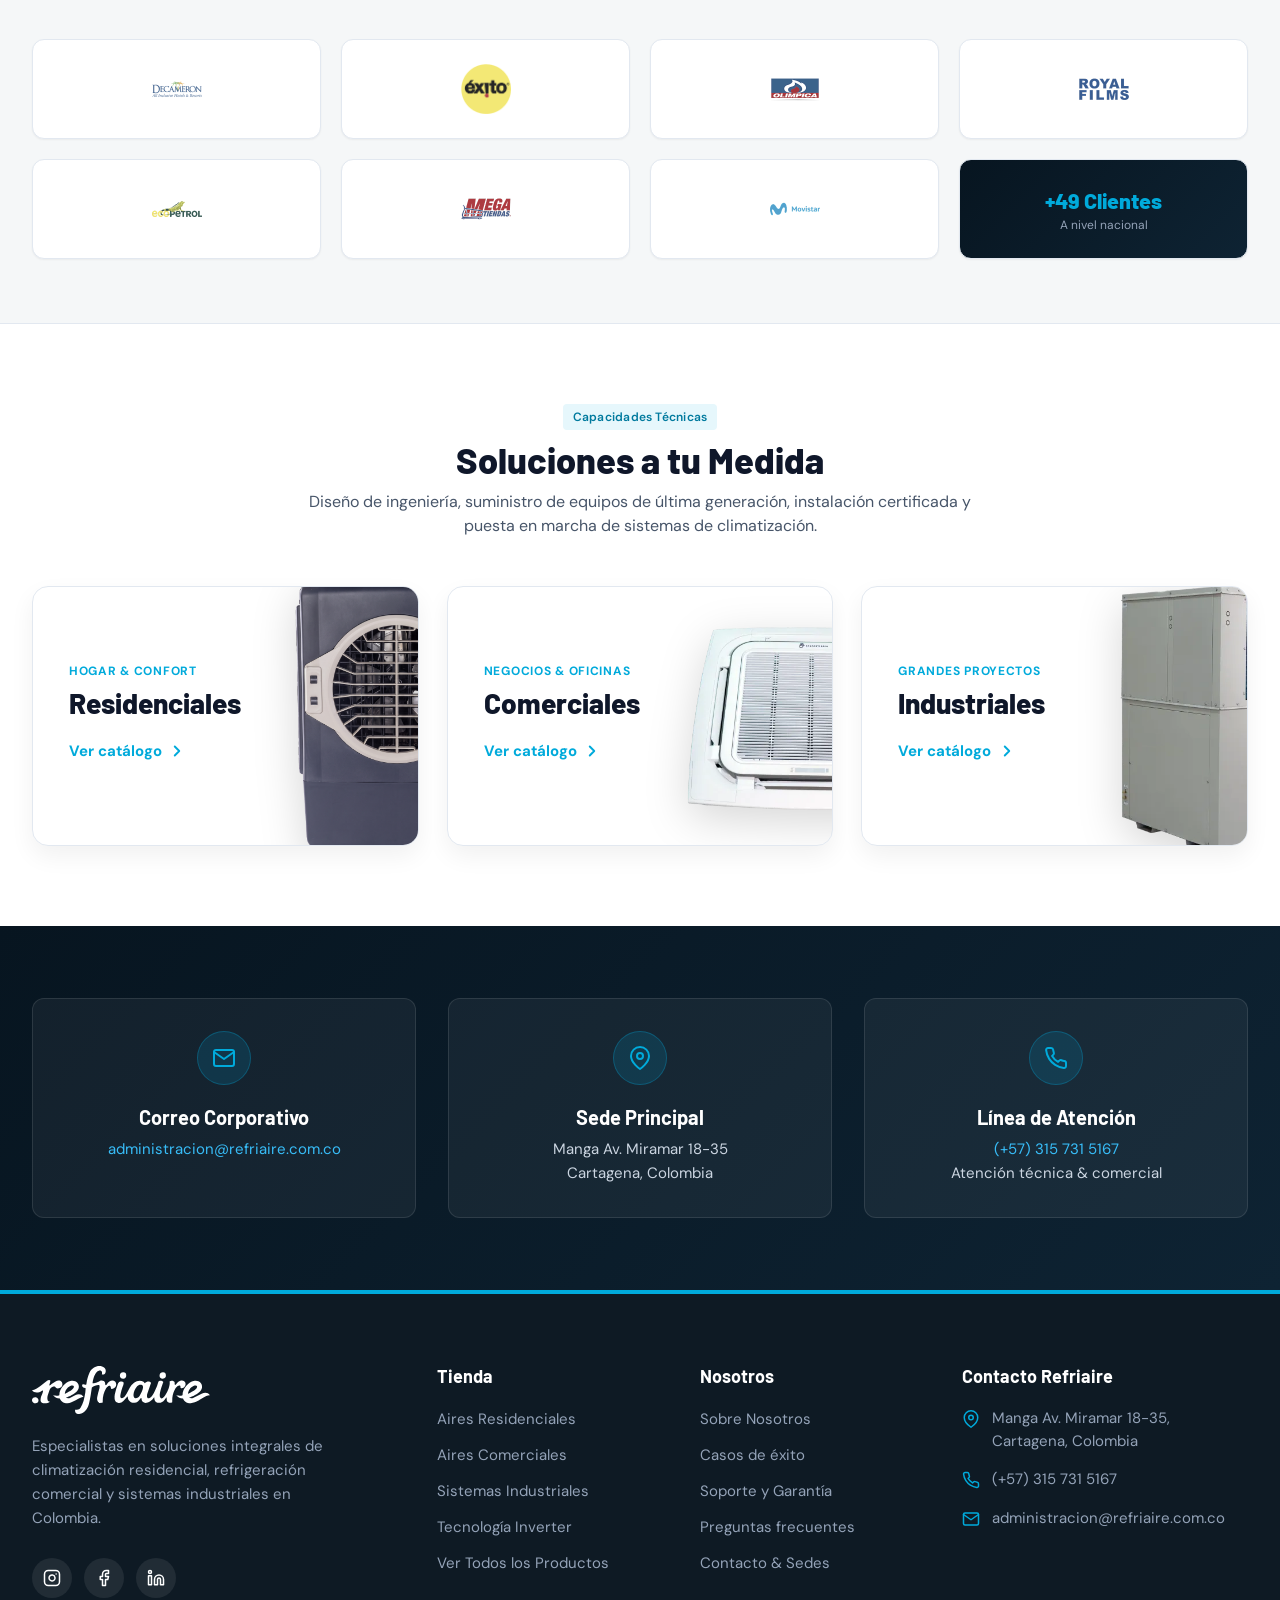
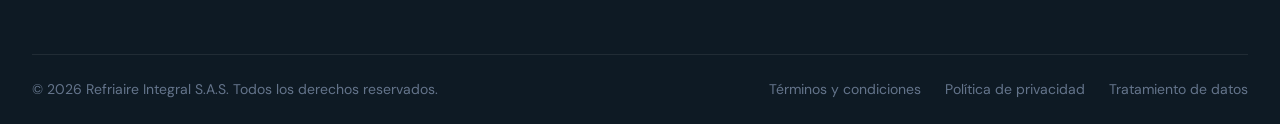
<file: nosotros.html>
<!DOCTYPE html>
<html lang="es">
<head>
  <meta charset="UTF-8">
  <meta name="viewport" content="width=device-width, initial-scale=1.0">
  <title>Sobre Nosotros | Refriaire Integral</title>
  
  <!-- Favicon -->
  <link rel="icon" type="image/svg+xml" href="LOGOS/Refri-logo-azul-01.svg">

  <!-- CSS Stylesheets -->
  <link rel="stylesheet" href="css/styles.css">
  <link rel="stylesheet" href="css/navbar-footer.css">
  <link rel="stylesheet" href="css/nosotros.css">
</head>
<body>

  <!-- TOP UTILITY BAR -->
  <div class="top-bar">
    <div class="container">
      <div class="top-bar-contact">
        <div class="top-bar-item">
          <svg width="14" height="14" viewBox="0 0 24 24" fill="none" stroke="currentColor" stroke-width="2" stroke-linecap="round" stroke-linejoin="round"><path d="M4 4h16c1.1 0 2 .9 2 2v12c0 1.1-.9 2-2 2H4c-1.1 0-2-.9-2-2V6c0-1.1.9-2 2-2z"></path><polyline points="22,6 12,13 2,6"></polyline></svg>
          <a href="mailto:administracion@refriaire.com.co">administracion@refriaire.com.co</a>
        </div>
        <div class="top-bar-item hide-mobile">
          <svg width="14" height="14" viewBox="0 0 24 24" fill="none" stroke="currentColor" stroke-width="2" stroke-linecap="round" stroke-linejoin="round"><path d="M21 10c0 7-9 13-9 13s-9-6-9-13a9 9 0 0 1 18 0z"></path><circle cx="12" cy="10" r="3"></circle></svg>
          <span>Manga Av. Miramar 18-35, Cartagena, Colombia</span>
        </div>
        <div class="top-bar-item">
          <svg width="14" height="14" viewBox="0 0 24 24" fill="none" stroke="currentColor" stroke-width="2" stroke-linecap="round" stroke-linejoin="round"><path d="M22 16.92v3a2 2 0 0 1-2.18 2 19.79 19.79 0 0 1-8.63-3.07 19.5 19.5 0 0 1-6-6 19.79 19.79 0 0 1-3.07-8.67A2 2 0 0 1 4.11 2h3a2 2 0 0 1 2 1.72 12.84 12.84 0 0 0 .7 2.81 2 2 0 0 1-.45 2.11L8.09 9.91a16 16 0 0 0 6 6l1.27-1.27a2 2 0 0 1 2.11-.45 12.84 12.84 0 0 0 2.81.7A2 2 0 0 1 22 16.92z"></path></svg>
          <a href="tel:+573157315167">(+57) 315 731 5167</a>
        </div>
      </div>
      <div class="top-bar-links">
        <a href="tienda.html">Catálogo 2026</a>
        <a href="index.html#contacto">Contacto & Sedes</a>
      </div>
    </div>
  </div>

  <!-- SITE HEADER / NAVBAR -->
  <header class="site-header">
    <div class="container">
      <div class="navbar-main">
        <div class="navbar-inner">
          
          <!-- Logo -->
          <a href="index.html" class="brand-logo" aria-label="Refriaire Integral Inicio">
            <img src="LOGOS/LOGO COMPLETO.svg" alt="Refriaire Integral Logo">
          </a>

          <!-- Central Search Bar -->
          <div class="header-search">
            <form class="search-form" action="tienda.html" method="GET">
              <span class="search-icon-left">
                <svg width="18" height="18" viewBox="0 0 24 24" fill="none" stroke="currentColor" stroke-width="2" stroke-linecap="round" stroke-linejoin="round"><circle cx="11" cy="11" r="8"></circle><line x1="21" y1="21" x2="16.65" y2="16.65"></line></svg>
              </span>
              <input type="text" name="q" class="search-input" placeholder="Buscar por marca, BTU, tecnología o categoría..." aria-label="Buscar productos">
              <button type="submit" class="search-btn">
                <span>Buscar</span>
              </button>
            </form>
          </div>

          <!-- Desktop Navigation Menu -->
          <nav class="navbar-nav" aria-label="Navegación principal">
            <a href="index.html" class="nav-link">Inicio</a>
            <a href="tienda.html" class="nav-link">Tienda</a>
            
            <!-- Nosotros Dropdown -->
            <div class="nav-dropdown is-active">
              <button class="nav-dropdown-btn" type="button" aria-haspopup="true" aria-expanded="false">
                <span>Nosotros</span>
                <svg class="dropdown-arrow" width="16" height="16" viewBox="0 0 24 24" fill="none" stroke="currentColor" stroke-width="2" stroke-linecap="round" stroke-linejoin="round"><polyline points="6 9 12 15 18 9"></polyline></svg>
              </button>
              <div class="dropdown-menu">
                <a href="nosotros.html" class="dropdown-item active">
                  <svg width="16" height="16" viewBox="0 0 24 24" fill="none" stroke="currentColor" stroke-width="2" stroke-linecap="round" stroke-linejoin="round"><path d="M20 21v-2a4 4 0 0 0-4-4H8a4 4 0 0 0-4 4v2"></path><circle cx="12" cy="7" r="4"></circle></svg>
                  <span>Sobre Nosotros</span>
                </a>
                <a href="casos-de-exito.html" class="dropdown-item">
                  <svg width="16" height="16" viewBox="0 0 24 24" fill="none" stroke="currentColor" stroke-width="2" stroke-linecap="round" stroke-linejoin="round"><polygon points="12 2 15.09 8.26 22 9.27 17 14.14 18.18 21.02 12 17.77 5.82 21.02 7 14.14 2 9.27 8.91 8.26 12 2"></polygon></svg>
                  <span>Casos de éxito</span>
                </a>
                <a href="soporte-y-garantia.html" class="dropdown-item">
                  <svg width="16" height="16" viewBox="0 0 24 24" fill="none" stroke="currentColor" stroke-width="2" stroke-linecap="round" stroke-linejoin="round"><path d="M12 22s8-4 8-10V5l-8-3-8 3v7c0 6 8 10 8 10z"></path></svg>
                  <span>Soporte y Garantía</span>
                </a>
                <a href="preguntas-y-respuestas.html" class="dropdown-item">
                  <svg width="16" height="16" viewBox="0 0 24 24" fill="none" stroke="currentColor" stroke-width="2" stroke-linecap="round" stroke-linejoin="round"><circle cx="12" cy="12" r="10"></circle><path d="M9.09 9a3 3 0 0 1 5.83 1c0 2-3 3-3 3"></path><line x1="12" y1="17" x2="12.01" y2="17"></line></svg>
                  <span>Preguntas y respuestas</span>
                </a>
              </div>
            </div>

            <a href="noticia.html" class="nav-link">Blog</a>
          </nav>

          <!-- Navbar Actions -->
          <div class="navbar-actions">
            
            <!-- Shopping Cart Button with Popup Dropdown -->
            <div class="cart-wrapper">
              <button class="cart-btn" id="cartBtn" aria-label="Ver carrito de compras" type="button">
                <svg width="22" height="22" viewBox="0 0 24 24" fill="none" stroke="currentColor" stroke-width="2" stroke-linecap="round" stroke-linejoin="round"><circle cx="9" cy="21" r="1"></circle><circle cx="20" cy="21" r="1"></circle><path d="M1 1h4l2.68 13.39a2 2 0 0 0 2 1.61h9.72a2 2 0 0 0 2-1.61L23 6H6"></path></svg>
                <span class="cart-badge" id="cartBadge">1</span>
              </button>

              <!-- Cart Dropdown Popup -->
              <div class="cart-dropdown" id="cartDropdown" aria-label="Resumen de carrito">
                <div class="cart-dropdown-header">
                  <h3 class="cart-dropdown-title">
                    <svg width="18" height="18" viewBox="0 0 24 24" fill="none" stroke="currentColor" stroke-width="2" stroke-linecap="round" stroke-linejoin="round"><circle cx="9" cy="21" r="1"></circle><circle cx="20" cy="21" r="1"></circle><path d="M1 1h4l2.68 13.39a2 2 0 0 0 2 1.61h9.72a2 2 0 0 0 2-1.61L23 6H6"></path></svg>
                    Tu Carrito de Compras
                  </h3>
                  <button type="button" class="cart-dropdown-close" id="cartCloseBtn" aria-label="Cerrar">
                    <svg width="16" height="16" viewBox="0 0 24 24" fill="none" stroke="currentColor" stroke-width="2" stroke-linecap="round" stroke-linejoin="round"><line x1="18" y1="6" x2="6" y2="18"></line><line x1="6" y1="6" x2="18" y2="18"></line></svg>
                  </button>
                </div>

                <div class="cart-dropdown-items" id="cartDropdownItems">
                  <!-- Dynamically rendered by main.js -->
                </div>

                <div class="cart-dropdown-footer">
                  <div class="cart-subtotal-row">
                    <span class="cart-subtotal-label">Subtotal estimado:</span>
                    <span class="cart-subtotal-val" id="cartSubtotal">$1.836.000</span>
                  </div>
                  <button type="button" class="btn btn-primary btn-checkout" id="checkoutBtn">Continuar al Pago</button>
                </div>
              </div>
            </div>

            <!-- Mobile Hamburger Button -->
            <button class="mobile-menu-btn" id="mobileMenuBtn" aria-label="Abrir menú de navegación">
              <svg width="24" height="24" viewBox="0 0 24 24" fill="none" stroke="currentColor" stroke-width="2" stroke-linecap="round" stroke-linejoin="round"><line x1="3" y1="12" x2="21" y2="12"></line><line x1="3" y1="6" x2="21" y2="6"></line><line x1="3" y1="18" x2="21" y2="18"></line></svg>
            </button>
          </div>

        </div>

        <!-- Mobile Dedicated Search Row -->
        <div class="mobile-search-row">
          <form class="search-form" action="tienda.html" method="GET">
            <span class="search-icon-left">
              <svg width="18" height="18" viewBox="0 0 24 24" fill="none" stroke="currentColor" stroke-width="2" stroke-linecap="round" stroke-linejoin="round"><circle cx="11" cy="11" r="8"></circle><line x1="21" y1="21" x2="16.65" y2="16.65"></line></svg>
            </span>
            <input type="text" name="q" class="search-input" placeholder="Buscar aires, BTU o tecnología..." aria-label="Buscar productos en móvil">
            <button type="submit" class="search-btn" aria-label="Buscar">
              <svg width="16" height="16" viewBox="0 0 24 24" fill="none" stroke="currentColor" stroke-width="2.5" stroke-linecap="round" stroke-linejoin="round"><circle cx="11" cy="11" r="8"></circle><line x1="21" y1="21" x2="16.65" y2="16.65"></line></svg>
            </button>
          </form>
        </div>

      </div>
    </div>
  </header>

  <!-- MOBILE NAVIGATION DRAWER -->
  <div class="mobile-drawer-overlay" id="mobileDrawerOverlay"></div>
  <div class="mobile-drawer" id="mobileNavDrawer" aria-label="Menú móvil">
    <div class="mobile-drawer-header">
      <img src="LOGOS/LOGO COMPLETO.svg" alt="Refriaire Integral" style="height: 36px;">
      <button class="mobile-drawer-close" id="mobileDrawerClose" aria-label="Cerrar menú">
        <svg width="20" height="20" viewBox="0 0 24 24" fill="none" stroke="currentColor" stroke-width="2" stroke-linecap="round" stroke-linejoin="round"><line x1="18" y1="6" x2="6" y2="18"></line><line x1="6" y1="6" x2="18" y2="18"></line></svg>
      </button>
    </div>
    
    <div class="mobile-nav-list">
      <a href="index.html" class="mobile-nav-link">Inicio</a>
      <a href="tienda.html" class="mobile-nav-link">Tienda</a>
      
      <!-- Mobile Accordion Nosotros -->
      <div class="mobile-accordion is-open">
        <a href="#" class="mobile-nav-link mobile-accordion-btn active">
          <span>Nosotros</span>
          <svg class="dropdown-arrow" width="18" height="18" viewBox="0 0 24 24" fill="none" stroke="currentColor" stroke-width="2" stroke-linecap="round" stroke-linejoin="round"><polyline points="6 9 12 15 18 9"></polyline></svg>
        </a>
        <div class="mobile-accordion-content">
          <a href="nosotros.html" class="mobile-sublink active">Sobre Nosotros</a>
          <a href="casos-de-exito.html" class="mobile-sublink">Casos de éxito</a>
          <a href="soporte-y-garantia.html" class="mobile-sublink">Soporte y Garantía</a>
          <a href="preguntas-y-respuestas.html" class="mobile-sublink">Preguntas y respuestas</a>
        </div>
      </div>
      
      <a href="noticia.html" class="mobile-nav-link">Blog</a>
    </div>
  </div>

  <main>
    <!-- 1. BREADCRUMB -->
    <div class="subpage-breadcrumb-wrap">
      <div class="container">
        <nav class="subpage-breadcrumb" aria-label="Ruta de navegación">
          <a href="index.html">Inicio</a>
          <span class="breadcrumb-separator">/</span>
          <span>Nosotros</span>
          <span class="breadcrumb-separator">/</span>
          <span class="breadcrumb-current">Sobre Nosotros</span>
        </nav>
      </div>
    </div>

    <!-- 2. HERO BANNER -->
    <section class="subpage-hero" aria-label="Presentación Sobre Nosotros">
      <div class="container">
        <div class="subpage-hero-content">
          <div class="hero-pill-badge">
            <svg width="14" height="14" viewBox="0 0 24 24" fill="none" stroke="currentColor" stroke-width="2.5" stroke-linecap="round" stroke-linejoin="round"><circle cx="12" cy="12" r="10"></circle><polyline points="12 6 12 12 16 14"></polyline></svg>
            Trayectoria & Compromiso
          </div>
          <h1 class="subpage-hero-title">La Mejor Experiencia de Refrigeración y Energía Solar</h1>
          <p class="subpage-hero-desc">
            Líderes en soluciones integrales en diseño, venta de equipos, instalación y puesta en marcha de sistemas de refrigeración, aires acondicionados y energía fotovoltaica.
          </p>

          <div class="hero-stats-row">
            <div class="hero-stat-item">
              <span class="hero-stat-num">+40</span>
              <span class="hero-stat-lbl">Años de experiencia HVAC</span>
            </div>
            <div class="hero-stat-item">
              <span class="hero-stat-num">+49</span>
              <span class="hero-stat-lbl">Clientes corporativos satisfechos</span>
            </div>
            <div class="hero-stat-item">
              <span class="hero-stat-num">100%</span>
              <span class="hero-stat-lbl">Garantía y respaldo técnico</span>
            </div>
          </div>
        </div>
      </div>
    </section>

    <!-- 3. BLOQUE "DETRÁS DE REFRIAIRE" (CEO) -->
    <section class="section-ceo" aria-label="Detrás de Refriaire">
      <div class="container">
        <div class="ceo-card-wrapper">
          <!-- Visual Column / Photo with badge -->
          <div class="ceo-visual-col">
            <div class="ceo-avatar-frame">
              <div class="ceo-avatar-inner">
                <img src="FOTOS/Alberto%20Caballero%20D.png" alt="Alberto Caballero D. - CEO Refriaire Integral" class="ceo-avatar-img">
              </div>
              <div class="ceo-exp-badge" title="Más de 40 años de trayectoria en el sector HVAC">
                <svg width="15" height="15" viewBox="0 0 24 24" fill="currentColor"><polygon points="12 2 15.09 8.26 22 9.27 17 14.14 18.18 21.02 12 17.77 5.82 21.02 7 14.14 2 9.27 8.91 8.26 12 2"></polygon></svg>
                <span>+40 Años HVAC</span>
              </div>
            </div>
            <div style="display: inline-flex; align-items: center; gap: 0.4rem; background: #E0F2FE; color: #0369A1; padding: 0.35rem 0.85rem; border-radius: var(--radius-full); font-size: 0.78rem; font-weight: 700;">
              <svg width="14" height="14" viewBox="0 0 24 24" fill="none" stroke="currentColor" stroke-width="2.5" stroke-linecap="round" stroke-linejoin="round"><path d="M22 11.08V12a10 10 0 1 1-5.93-9.14"></path><polyline points="22 4 12 14.01 9 11.01"></polyline></svg>
              <span>Dirección General</span>
            </div>
          </div>

          <!-- Bio / Information Column -->
          <div class="ceo-info-col">
            <span class="ceo-badge-label">Detrás de Refriaire</span>
            <h2 class="ceo-name">Alberto Caballero D.</h2>
            <div class="ceo-role">
              CEO — Especialista en Heating, Ventilation, Air Conditioning and Refrigeration (HVAC) — Experto en energías renovables
            </div>
            <p class="ceo-bio-text">
              "El líder detrás de Refriaire, con una carrera destacada de más de 40 años de experiencia en el cálculo, diseño, construcción y montaje de equipos de refrigeración y aire acondicionado en importantes obras civiles. Con un enfoque orientado a resultados, nuestro equipo impulsa las proyecciones superando las metas y desafíos propuestos."
            </p>

            <div class="ceo-highlights">
              <div class="ceo-highlight-item">
                <svg width="18" height="18" viewBox="0 0 24 24" fill="none" stroke="currentColor" stroke-width="2" stroke-linecap="round" stroke-linejoin="round"><polyline points="20 6 9 17 4 12"></polyline></svg>
                <span>Cálculo y diseño térmico de precisión</span>
              </div>
              <div class="ceo-highlight-item">
                <svg width="18" height="18" viewBox="0 0 24 24" fill="none" stroke="currentColor" stroke-width="2" stroke-linecap="round" stroke-linejoin="round"><polyline points="20 6 9 17 4 12"></polyline></svg>
                <span>Montaje en grandes obras de infraestructura</span>
              </div>
              <div class="ceo-highlight-item">
                <svg width="18" height="18" viewBox="0 0 24 24" fill="none" stroke="currentColor" stroke-width="2" stroke-linecap="round" stroke-linejoin="round"><polyline points="20 6 9 17 4 12"></polyline></svg>
                <span>Transición hacia energías fotovoltaicas limpias</span>
              </div>
              <div class="ceo-highlight-item">
                <svg width="18" height="18" viewBox="0 0 24 24" fill="none" stroke="currentColor" stroke-width="2" stroke-linecap="round" stroke-linejoin="round"><polyline points="20 6 9 17 4 12"></polyline></svg>
                <span>Compromiso de calidad, seguridad y eficiencia</span>
              </div>
            </div>
          </div>
        </div>
      </div>
    </section>

    <!-- 4. BLOQUE DE CONFIANZA (+49 CLIENTES NOS HAN RECOMENDADO) -->
    <section class="section-trust" aria-label="Clientes y confianza">
      <div class="container">
        <div class="trust-badge-header">
          <div class="trust-badge-pill">
            <svg width="20" height="20" viewBox="0 0 24 24" fill="currentColor">
              <path d="M12 2l3.09 6.26L22 9.27l-5 4.87 1.18 6.88L12 17.77l-6.18 3.25L7 14.14 2 9.27l6.91-1.01L12 2z"/>
            </svg>
            <span>+49 Clientes nos han recomendado</span>
          </div>
          <h2 class="trust-title">Empresas líderes confían en nuestras soluciones</h2>
          <p class="trust-desc">Respaldamos proyectos institucionales, industriales y comerciales a lo largo del territorio nacional con los más altos estándares técnicos.</p>
        </div>

        <div class="clients-grid-showcase">
          <div class="client-logo-card">
            <img src="CLIENTES/DECAMERON.png" alt="Hoteles Decameron" loading="lazy">
          </div>
          <div class="client-logo-card">
            <img src="CLIENTES/EXITO.png" alt="Grupo Éxito" loading="lazy">
          </div>
          <div class="client-logo-card">
            <img src="CLIENTES/Olímpica.png" alt="Supertiendas Olímpica" loading="lazy">
          </div>
          <div class="client-logo-card">
            <img src="CLIENTES/Royal_Films.png" alt="Royal Films" loading="lazy">
          </div>
          <div class="client-logo-card">
            <img src="CLIENTES/ecopetrol.png" alt="Ecopetrol" loading="lazy">
          </div>
          <div class="client-logo-card">
            <img src="CLIENTES/mega_tiendas.png" alt="Mega Tiendas" loading="lazy">
          </div>
          <div class="client-logo-card">
            <img src="CLIENTES/movistar.png" alt="Movistar" loading="lazy">
          </div>
          <div class="client-logo-card" style="background: linear-gradient(135deg, #071520, #0E2333); color: var(--color-white); flex-direction: column; text-align: center;">
            <span style="font-family: var(--font-heading); font-weight: 800; font-size: 1.35rem; color: var(--color-primary);">+49 Clientes</span>
            <span style="font-size: 0.75rem; color: #94A3B8;">A nivel nacional</span>
          </div>
        </div>
      </div>
    </section>

    <!-- 5. CAPACIDADES TÉCNICAS / SOLUCIONES A TU MEDIDA -->
    <section class="needs-section" style="background-image: url('https://images.unsplash.com/photo-1576267423445-b2e0074d68a4?auto=format&fit=crop&w=1920&q=80');">
      <div class="needs-section-overlay"></div>
      <div class="container needs-container">
        
        <div class="needs-header">
          <span class="badge">Capacidades Técnicas</span>
          <h2 class="needs-title">Soluciones a tu Medida</h2>
          <p class="needs-subtitle">Diseño de ingeniería, suministro de equipos de última generación, instalación certificada y puesta en marcha de sistemas de climatización.</p>
        </div>

        <div class="category-peek-grid">
          
          <!-- Card 1: Residencial -->
          <a href="tienda.html?categoria=residenciales" class="category-peek-card">
            <div class="category-peek-content">
              <span class="category-peek-tag">Hogar & Confort</span>
              <h3 class="category-peek-title">Residenciales</h3>
              <div class="category-peek-btn">
                <span>Ver catálogo</span>
                <svg width="18" height="18" viewBox="0 0 24 24" fill="none" stroke="currentColor" stroke-width="2.5" stroke-linecap="round" stroke-linejoin="round"><polyline points="9 18 15 12 9 6"></polyline></svg>
              </div>
            </div>
            <!-- Big Image positioned to the right with 50% cropped/hidden -->
            <div class="category-peek-img-wrap">
              <img src="FOTOS-AIRES/RESIDENCIALES/RESIDENCIAL.png" alt="Aire Residencial" class="category-peek-img">
            </div>
          </a>

          <!-- Card 2: Comercial -->
          <a href="tienda.html?categoria=comerciales" class="category-peek-card">
            <div class="category-peek-content">
              <span class="category-peek-tag">Negocios & Oficinas</span>
              <h3 class="category-peek-title">Comerciales</h3>
              <div class="category-peek-btn">
                <span>Ver catálogo</span>
                <svg width="18" height="18" viewBox="0 0 24 24" fill="none" stroke="currentColor" stroke-width="2.5" stroke-linecap="round" stroke-linejoin="round"><polyline points="9 18 15 12 9 6"></polyline></svg>
              </div>
            </div>
            <!-- Big Image positioned to the right with 50% cropped/hidden -->
            <div class="category-peek-img-wrap">
              <img src="FOTOS-AIRES/COMERCILES/small_Fancoil_Cassette_1_62fb66c041.webp" alt="Aire Comercial" class="category-peek-img">
            </div>
          </a>

          <!-- Card 3: Industrial -->
          <a href="tienda.html?categoria=industriales" class="category-peek-card">
            <div class="category-peek-content">
              <span class="category-peek-tag">Grandes Proyectos</span>
              <h3 class="category-peek-title">Industriales</h3>
              <div class="category-peek-btn">
                <span>Ver catálogo</span>
                <svg width="18" height="18" viewBox="0 0 24 24" fill="none" stroke="currentColor" stroke-width="2.5" stroke-linecap="round" stroke-linejoin="round"><polyline points="9 18 15 12 9 6"></polyline></svg>
              </div>
            </div>
            <!-- Big Image positioned to the right with 50% cropped/hidden -->
            <div class="category-peek-img-wrap">
              <img src="FOTOS-AIRES/INDUSTRIALES/small_Paquete_1_9886fd14d8.webp" alt="Aire Industrial" class="category-peek-img">
            </div>
          </a>

        </div>

      </div>
    </section>

    <!-- 6. CONTACTO DIRECTO OFICIAL -->
    <section class="section-contact-info" aria-label="Canales de Contacto Directo">
      <div class="container">
        <div class="contact-info-grid">
          <!-- Correo -->
          <div class="contact-info-card">
            <div class="contact-info-icon">
              <svg width="24" height="24" viewBox="0 0 24 24" fill="none" stroke="currentColor" stroke-width="2" stroke-linecap="round" stroke-linejoin="round"><path d="M4 4h16c1.1 0 2 .9 2 2v12c0 1.1-.9 2-2 2H4c-1.1 0-2-.9-2-2V6c0-1.1.9-2 2-2z"></path><polyline points="22,6 12,13 2,6"></polyline></svg>
            </div>
            <h3 class="contact-info-title">Correo Corporativo</h3>
            <div class="contact-info-val">
              <a href="mailto:administracion@refriaire.com.co">administracion@refriaire.com.co</a>
            </div>
          </div>

          <!-- Sede / Dirección -->
          <div class="contact-info-card">
            <div class="contact-info-icon">
              <svg width="24" height="24" viewBox="0 0 24 24" fill="none" stroke="currentColor" stroke-width="2" stroke-linecap="round" stroke-linejoin="round"><path d="M21 10c0 7-9 13-9 13s-9-6-9-13a9 9 0 0 1 18 0z"></path><circle cx="12" cy="10" r="3"></circle></svg>
            </div>
            <h3 class="contact-info-title">Sede Principal</h3>
            <div class="contact-info-val">
              Manga Av. Miramar 18-35<br>Cartagena, Colombia
            </div>
          </div>

          <!-- Teléfono / WhatsApp -->
          <div class="contact-info-card">
            <div class="contact-info-icon">
              <svg width="24" height="24" viewBox="0 0 24 24" fill="none" stroke="currentColor" stroke-width="2" stroke-linecap="round" stroke-linejoin="round"><path d="M22 16.92v3a2 2 0 0 1-2.18 2 19.79 19.79 0 0 1-8.63-3.07 19.5 19.5 0 0 1-6-6 19.79 19.79 0 0 1-3.07-8.67A2 2 0 0 1 4.11 2h3a2 2 0 0 1 2 1.72 12.84 12.84 0 0 0 .7 2.81 2 2 0 0 1-.45 2.11L8.09 9.91a16 16 0 0 0 6 6l1.27-1.27a2 2 0 0 1 2.11-.45 12.84 12.84 0 0 0 2.81.7A2 2 0 0 1 22 16.92z"></path></svg>
            </div>
            <h3 class="contact-info-title">Línea de Atención</h3>
            <div class="contact-info-val">
              <a href="tel:+573157315167">(+57) 315 731 5167</a><br>Atención técnica & comercial
            </div>
          </div>
        </div>
      </div>
    </section>
  </main>

  <!-- SITE FOOTER -->
  <footer class="site-footer" id="contacto">
    <div class="container">
      
      <div class="footer-top">
        
        <!-- Col 1: Brand Info & Socials -->
        <div class="footer-brand">
          <a href="index.html" class="footer-logo">
            <img src="LOGOS/LOGO COMPLETO.svg" alt="Refriaire Integral">
          </a>
          <p class="footer-desc">
            Especialistas en soluciones integrales de climatización residencial, refrigeración comercial y sistemas industriales en Colombia.
          </p>
          <div class="footer-socials">
            <!-- Instagram -->
            <a href="https://www.instagram.com/refriaire_integral/" target="_blank" rel="noopener noreferrer" class="social-icon instagram" aria-label="Instagram Refriaire Integral">
              <svg width="18" height="18" viewBox="0 0 24 24" fill="none" stroke="currentColor" stroke-width="2" stroke-linecap="round" stroke-linejoin="round"><rect x="2" y="2" width="20" height="20" rx="5" ry="5"></rect><path d="M16 11.37A4 4 0 1 1 12.63 8 4 4 0 0 1 16 11.37z"></path><line x1="17.5" y1="6.5" x2="17.51" y2="6.5"></line></svg>
            </a>
            <!-- Facebook -->
            <a href="#" class="social-icon" aria-label="Facebook">
              <svg width="18" height="18" viewBox="0 0 24 24" fill="none" stroke="currentColor" stroke-width="2" stroke-linecap="round" stroke-linejoin="round"><path d="M18 2h-3a5 5 0 0 0-5 5v3H7v4h3v8h4v-8h3l1-4h-4V7a1 1 0 0 1 1-1h3z"></path></svg>
            </a>
            <!-- LinkedIn -->
            <a href="#" class="social-icon" aria-label="LinkedIn">
              <svg width="18" height="18" viewBox="0 0 24 24" fill="none" stroke="currentColor" stroke-width="2" stroke-linecap="round" stroke-linejoin="round"><path d="M16 8a6 6 0 0 1 6 6v7h-4v-7a2 2 0 0 0-2-2 2 2 0 0 0-2 2v7h-4v-7a6 6 0 0 1 6-6z"></path><rect x="2" y="9" width="4" height="12"></rect><circle cx="4" cy="4" r="2"></circle></svg>
            </a>
          </div>
        </div>

        <!-- Col 2: Tienda & Categorías -->
        <div>
          <h4 class="footer-heading">Tienda</h4>
          <ul class="footer-links">
            <li><a href="tienda.html?categoria=residenciales">Aires Residenciales</a></li>
            <li><a href="tienda.html?categoria=comerciales">Aires Comerciales</a></li>
            <li><a href="tienda.html?categoria=industriales">Sistemas Industriales</a></li>
            <li><a href="tienda.html?tecnologia=inverter">Tecnología Inverter</a></li>
            <li><a href="tienda.html">Ver Todos los Productos</a></li>
          </ul>
        </div>

        <!-- Col 3: Nosotros & Soporte -->
        <div>
          <h4 class="footer-heading">Nosotros</h4>
          <ul class="footer-links">
            <li><a href="nosotros.html">Sobre Nosotros</a></li>
            <li><a href="casos-de-exito.html">Casos de éxito</a></li>
            <li><a href="soporte-y-garantia.html">Soporte y Garantía</a></li>
            <li><a href="preguntas-y-respuestas.html">Preguntas frecuentes</a></li>
            <li><a href="index.html#contacto">Contacto & Sedes</a></li>
          </ul>
        </div>

        <!-- Col 4: Contacto Oficial -->
        <div>
          <h4 class="footer-heading">Contacto Refriaire</h4>
          <div class="footer-contact-list">
            <div class="footer-contact-item">
              <svg width="18" height="18" viewBox="0 0 24 24" fill="none" stroke="currentColor" stroke-width="2" stroke-linecap="round" stroke-linejoin="round"><path d="M21 10c0 7-9 13-9 13s-9-6-9-13a9 9 0 0 1 18 0z"></path><circle cx="12" cy="10" r="3"></circle></svg>
              <span>Manga Av. Miramar 18-35, Cartagena, Colombia</span>
            </div>
            <div class="footer-contact-item">
              <svg width="18" height="18" viewBox="0 0 24 24" fill="none" stroke="currentColor" stroke-width="2" stroke-linecap="round" stroke-linejoin="round"><path d="M22 16.92v3a2 2 0 0 1-2.18 2 19.79 19.79 0 0 1-8.63-3.07 19.5 19.5 0 0 1-6-6 19.79 19.79 0 0 1-3.07-8.67A2 2 0 0 1 4.11 2h3a2 2 0 0 1 2 1.72 12.84 12.84 0 0 0 .7 2.81 2 2 0 0 1-.45 2.11L8.09 9.91a16 16 0 0 0 6 6l1.27-1.27a2 2 0 0 1 2.11-.45 12.84 12.84 0 0 0 2.81.7A2 2 0 0 1 22 16.92z"></path></svg>
              <span>(+57) 315 731 5167</span>
            </div>
            <div class="footer-contact-item">
              <svg width="18" height="18" viewBox="0 0 24 24" fill="none" stroke="currentColor" stroke-width="2" stroke-linecap="round" stroke-linejoin="round"><path d="M4 4h16c1.1 0 2 .9 2 2v12c0 1.1-.9 2-2 2H4c-1.1 0-2-.9-2-2V6c0-1.1.9-2 2-2z"></path><polyline points="22,6 12,13 2,6"></polyline></svg>
              <span>administracion@refriaire.com.co</span>
            </div>
          </div>
        </div>

      </div>

      <div class="footer-bottom">
        <div>&copy; 2026 Refriaire Integral S.A.S. Todos los derechos reservados.</div>
        <div style="display: flex; gap: 1.5rem;">
          <a href="#">Términos y condiciones</a>
          <a href="#">Política de privacidad</a>
          <a href="#">Tratamiento de datos</a>
        </div>
      </div>

    </div>
  </footer>

  <!-- FLOATING WHATSAPP BUTTON -->
  <a href="https://wa.me/573157315167?text=Hola%20Refriaire%20Integral,%20solicito%20asesoría%20sobre%20un%20aire%20acondicionado" 
     target="_blank" 
     rel="noopener noreferrer" 
     class="whatsapp-float-btn" 
     aria-label="Hablar por WhatsApp con un asesor de Refriaire">
    <div class="whatsapp-pulse"></div>
    <span class="whatsapp-tooltip">¿Necesitas asesoría? ¡Escríbenos!</span>
    <svg width="32" height="32" viewBox="0 0 24 24" fill="currentColor">
      <path d="M12.04 2C6.58 2 2.13 6.45 2.13 11.91C2.13 13.66 2.59 15.36 3.45 16.86L2.05 22L7.3 20.62C8.75 21.41 10.38 21.83 12.04 21.83C17.5 21.83 21.95 17.38 21.95 11.92C21.95 9.27 20.92 6.78 19.05 4.91C17.18 3.04 14.69 2 12.04 2M12.05 3.67C14.25 3.67 16.31 4.53 17.87 6.09C19.42 7.65 20.28 9.72 20.28 11.92C20.28 16.46 16.58 20.15 12.04 20.15C10.56 20.15 9.11 19.76 7.85 19L7.55 18.83L4.43 19.65L5.26 16.61L5.06 16.29C4.24 14.99 3.8 13.47 3.8 11.91C3.81 7.37 7.5 3.67 12.05 3.67M9.53 7.34C9.33 7.34 9 7.42 8.73 7.71C8.45 8.01 7.69 8.73 7.69 10.19C7.69 11.65 8.75 13.06 8.9 13.26C9.05 13.46 11.14 16.68 14.34 18.06C15.1 18.39 15.69 18.59 16.15 18.73C16.91 18.97 17.6 18.94 18.15 18.86C18.76 18.77 20.03 18.09 20.29 17.35C20.55 16.61 20.55 15.98 20.47 15.85C20.39 15.72 20.19 15.65 19.89 15.5C19.59 15.35 18.11 14.62 17.84 14.52C17.56 14.42 17.36 14.37 17.16 14.67C16.96 14.97 16.38 15.65 16.21 15.85C16.03 16.05 15.86 16.07 15.56 15.92C15.26 15.77 14.3 15.46 13.16 14.44C12.27 13.65 11.67 12.67 11.5 12.37C11.33 12.07 11.48 11.91 11.63 11.76C11.77 11.62 11.94 11.4 12.09 11.23C12.24 11.06 12.29 10.93 12.39 10.73C12.49 10.53 12.44 10.36 12.36 10.21C12.29 10.06 11.69 8.58 11.44 7.97C11.2 7.38 10.95 7.46 10.77 7.45C10.6 7.44 10.4 7.44 10.2 7.44L9.53 7.34Z"/>
    </svg>
  </a>

  <!-- Scripts -->
  <script src="js/main.js"></script>
</body>
</html>
</file>
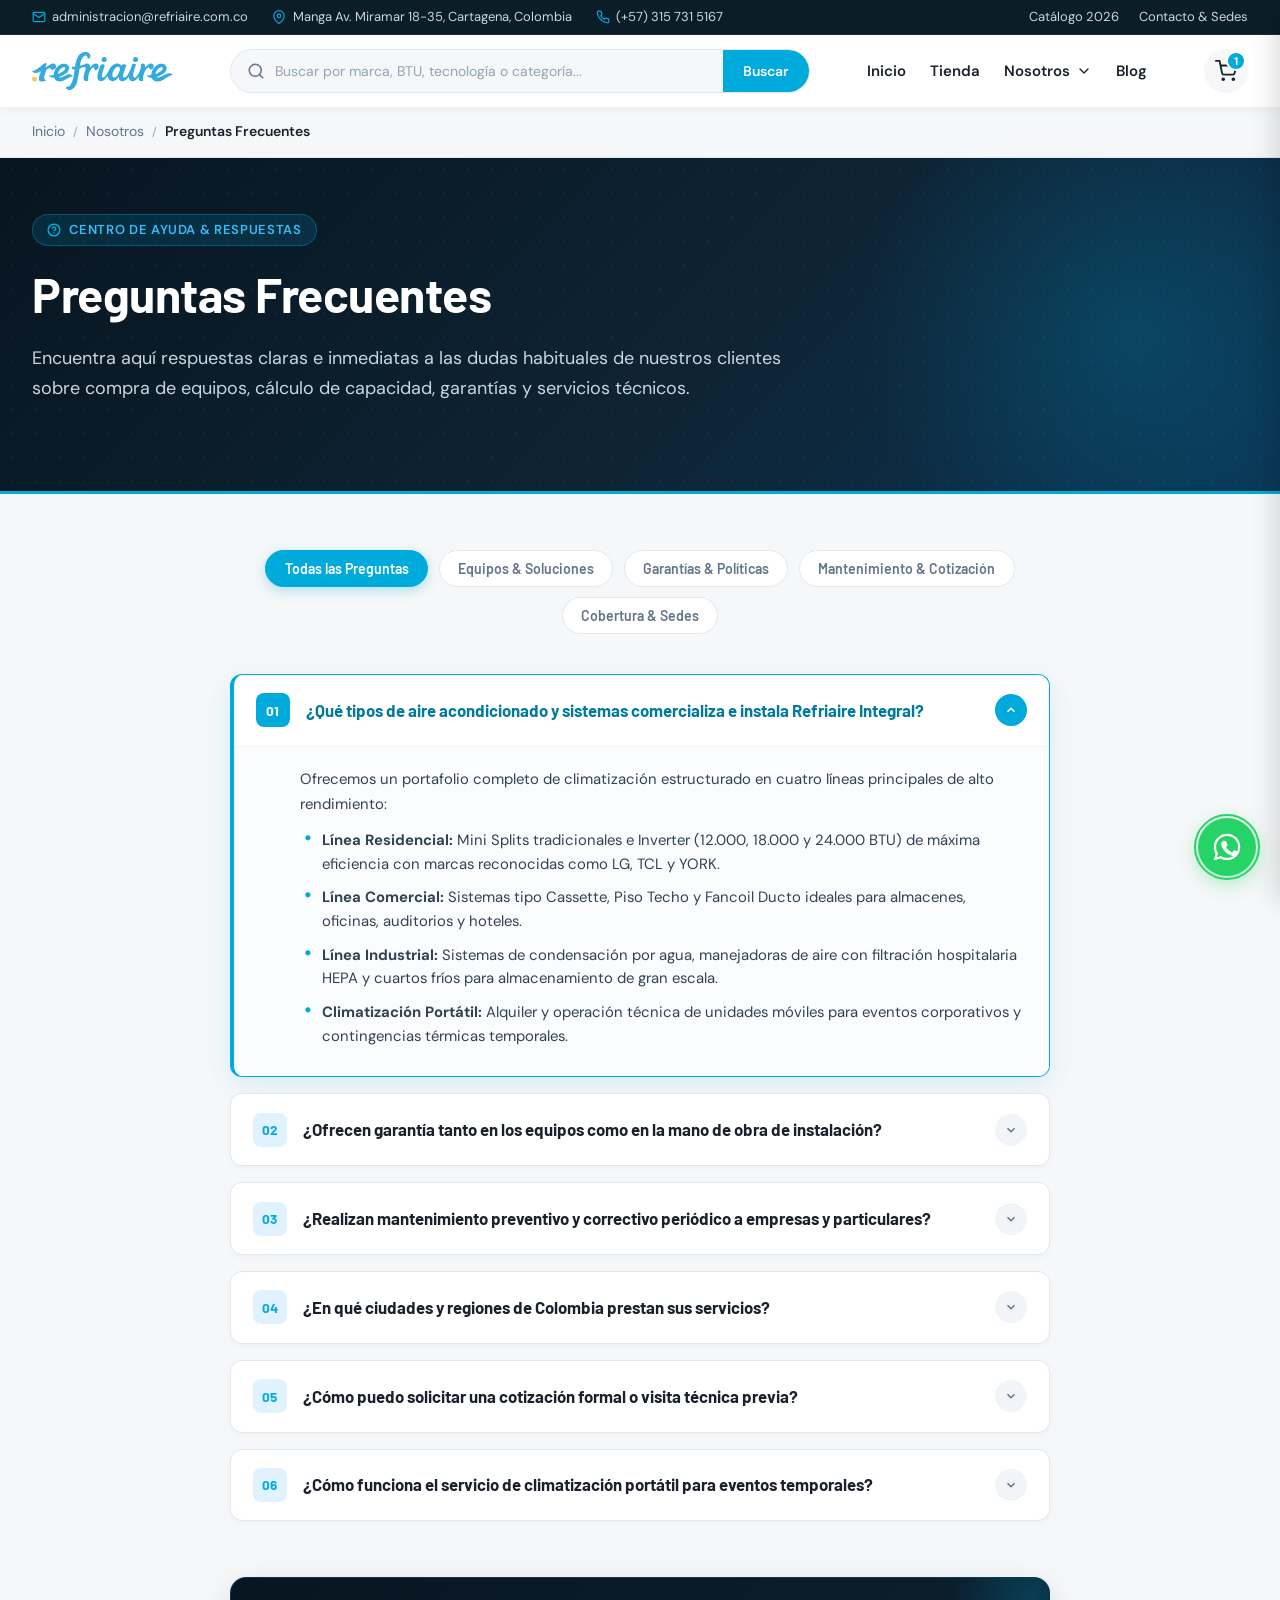
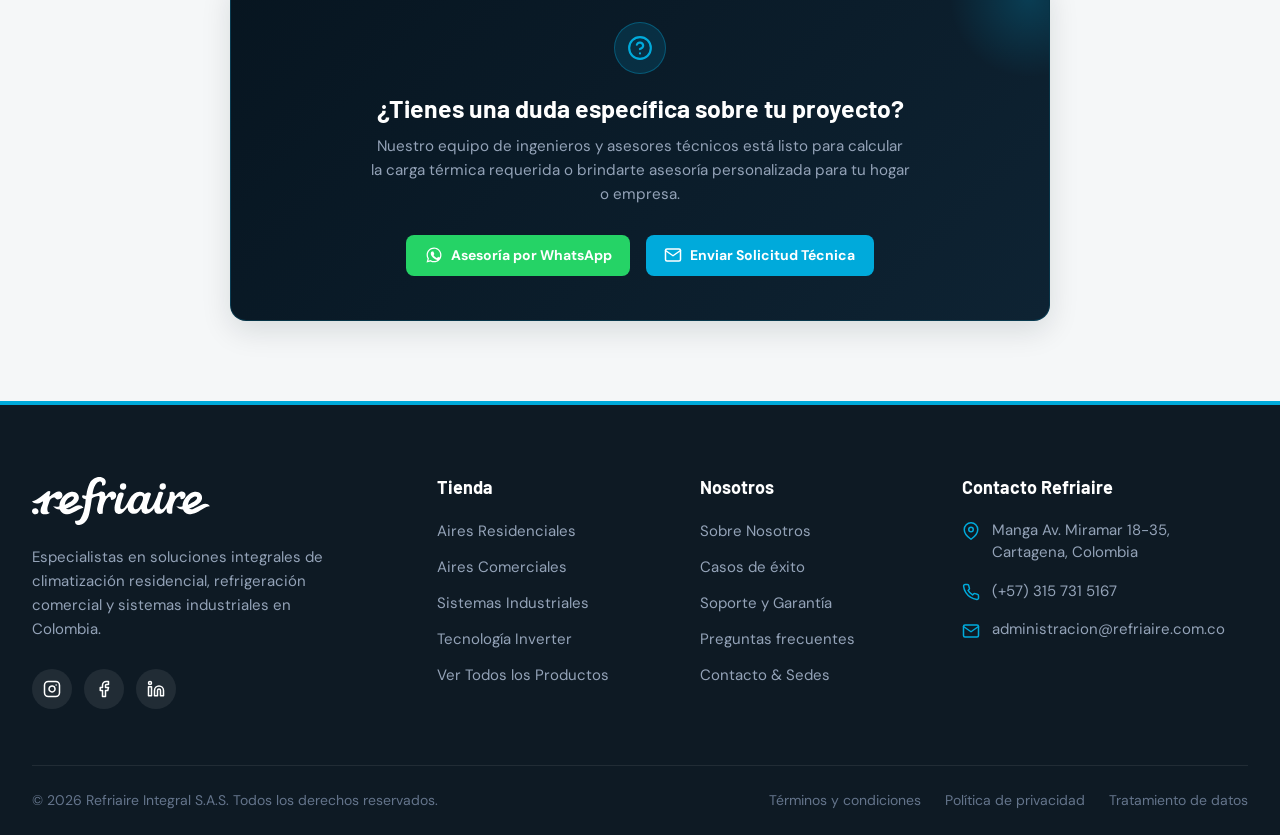
<file: preguntas-y-respuestas.html>
<!DOCTYPE html>
<html lang="es">
<head>
  <meta charset="UTF-8">
  <meta name="viewport" content="width=device-width, initial-scale=1.0">
  <title>Preguntas y Respuestas | Refriaire Integral</title>
  
  <!-- Favicon -->
  <link rel="icon" type="image/svg+xml" href="LOGOS/Refri-logo-azul-01.svg">

  <!-- CSS Stylesheets -->
  <link rel="stylesheet" href="css/styles.css">
  <link rel="stylesheet" href="css/navbar-footer.css">
  <link rel="stylesheet" href="css/nosotros.css">
</head>
<body>

  <!-- TOP UTILITY BAR -->
  <div class="top-bar">
    <div class="container">
      <div class="top-bar-contact">
        <div class="top-bar-item">
          <svg width="14" height="14" viewBox="0 0 24 24" fill="none" stroke="currentColor" stroke-width="2" stroke-linecap="round" stroke-linejoin="round"><path d="M4 4h16c1.1 0 2 .9 2 2v12c0 1.1-.9 2-2 2H4c-1.1 0-2-.9-2-2V6c0-1.1.9-2 2-2z"></path><polyline points="22,6 12,13 2,6"></polyline></svg>
          <a href="mailto:administracion@refriaire.com.co">administracion@refriaire.com.co</a>
        </div>
        <div class="top-bar-item hide-mobile">
          <svg width="14" height="14" viewBox="0 0 24 24" fill="none" stroke="currentColor" stroke-width="2" stroke-linecap="round" stroke-linejoin="round"><path d="M21 10c0 7-9 13-9 13s-9-6-9-13a9 9 0 0 1 18 0z"></path><circle cx="12" cy="10" r="3"></circle></svg>
          <span>Manga Av. Miramar 18-35, Cartagena, Colombia</span>
        </div>
        <div class="top-bar-item">
          <svg width="14" height="14" viewBox="0 0 24 24" fill="none" stroke="currentColor" stroke-width="2" stroke-linecap="round" stroke-linejoin="round"><path d="M22 16.92v3a2 2 0 0 1-2.18 2 19.79 19.79 0 0 1-8.63-3.07 19.5 19.5 0 0 1-6-6 19.79 19.79 0 0 1-3.07-8.67A2 2 0 0 1 4.11 2h3a2 2 0 0 1 2 1.72 12.84 12.84 0 0 0 .7 2.81 2 2 0 0 1-.45 2.11L8.09 9.91a16 16 0 0 0 6 6l1.27-1.27a2 2 0 0 1 2.11-.45 12.84 12.84 0 0 0 2.81.7A2 2 0 0 1 22 16.92z"></path></svg>
          <a href="tel:+573157315167">(+57) 315 731 5167</a>
        </div>
      </div>
      <div class="top-bar-links">
        <a href="tienda.html">Catálogo 2026</a>
        <a href="index.html#contacto">Contacto & Sedes</a>
      </div>
    </div>
  </div>

  <!-- SITE HEADER / NAVBAR -->
  <header class="site-header">
    <div class="container">
      <div class="navbar-main">
        <div class="navbar-inner">
          
          <!-- Logo -->
          <a href="index.html" class="brand-logo" aria-label="Refriaire Integral Inicio">
            <img src="LOGOS/LOGO COMPLETO.svg" alt="Refriaire Integral Logo">
          </a>

          <!-- Central Search Bar -->
          <div class="header-search">
            <form class="search-form" action="tienda.html" method="GET">
              <span class="search-icon-left">
                <svg width="18" height="18" viewBox="0 0 24 24" fill="none" stroke="currentColor" stroke-width="2" stroke-linecap="round" stroke-linejoin="round"><circle cx="11" cy="11" r="8"></circle><line x1="21" y1="21" x2="16.65" y2="16.65"></line></svg>
              </span>
              <input type="text" name="q" class="search-input" placeholder="Buscar por marca, BTU, tecnología o categoría..." aria-label="Buscar productos">
              <button type="submit" class="search-btn">
                <span>Buscar</span>
              </button>
            </form>
          </div>

          <!-- Desktop Navigation Menu -->
          <nav class="navbar-nav" aria-label="Navegación principal">
            <a href="index.html" class="nav-link">Inicio</a>
            <a href="tienda.html" class="nav-link">Tienda</a>
            
            <!-- Nosotros Dropdown -->
            <div class="nav-dropdown is-active">
              <button class="nav-dropdown-btn" type="button" aria-haspopup="true" aria-expanded="false">
                <span>Nosotros</span>
                <svg class="dropdown-arrow" width="16" height="16" viewBox="0 0 24 24" fill="none" stroke="currentColor" stroke-width="2" stroke-linecap="round" stroke-linejoin="round"><polyline points="6 9 12 15 18 9"></polyline></svg>
              </button>
              <div class="dropdown-menu">
                <a href="nosotros.html" class="dropdown-item">
                  <svg width="16" height="16" viewBox="0 0 24 24" fill="none" stroke="currentColor" stroke-width="2" stroke-linecap="round" stroke-linejoin="round"><path d="M20 21v-2a4 4 0 0 0-4-4H8a4 4 0 0 0-4 4v2"></path><circle cx="12" cy="7" r="4"></circle></svg>
                  <span>Sobre Nosotros</span>
                </a>
                <a href="casos-de-exito.html" class="dropdown-item">
                  <svg width="16" height="16" viewBox="0 0 24 24" fill="none" stroke="currentColor" stroke-width="2" stroke-linecap="round" stroke-linejoin="round"><polygon points="12 2 15.09 8.26 22 9.27 17 14.14 18.18 21.02 12 17.77 5.82 21.02 7 14.14 2 9.27 8.91 8.26 12 2"></polygon></svg>
                  <span>Casos de éxito</span>
                </a>
                <a href="soporte-y-garantia.html" class="dropdown-item">
                  <svg width="16" height="16" viewBox="0 0 24 24" fill="none" stroke="currentColor" stroke-width="2" stroke-linecap="round" stroke-linejoin="round"><path d="M12 22s8-4 8-10V5l-8-3-8 3v7c0 6 8 10 8 10z"></path></svg>
                  <span>Soporte y Garantía</span>
                </a>
                <a href="preguntas-y-respuestas.html" class="dropdown-item active">
                  <svg width="16" height="16" viewBox="0 0 24 24" fill="none" stroke="currentColor" stroke-width="2" stroke-linecap="round" stroke-linejoin="round"><circle cx="12" cy="12" r="10"></circle><path d="M9.09 9a3 3 0 0 1 5.83 1c0 2-3 3-3 3"></path><line x1="12" y1="17" x2="12.01" y2="17"></line></svg>
                  <span>Preguntas y respuestas</span>
                </a>
              </div>
            </div>

            <a href="noticia.html" class="nav-link">Blog</a>
          </nav>

          <!-- Navbar Actions -->
          <div class="navbar-actions">
            <div class="cart-wrapper">
              <button class="cart-btn" id="cartBtn" aria-label="Ver carrito de compras" type="button">
                <svg width="22" height="22" viewBox="0 0 24 24" fill="none" stroke="currentColor" stroke-width="2" stroke-linecap="round" stroke-linejoin="round"><circle cx="9" cy="21" r="1"></circle><circle cx="20" cy="21" r="1"></circle><path d="M1 1h4l2.68 13.39a2 2 0 0 0 2 1.61h9.72a2 2 0 0 0 2-1.61L23 6H6"></path></svg>
                <span class="cart-badge" id="cartBadge">1</span>
              </button>

              <div class="cart-dropdown" id="cartDropdown" aria-label="Resumen de carrito">
                <div class="cart-dropdown-header">
                  <h3 class="cart-dropdown-title">
                    <svg width="18" height="18" viewBox="0 0 24 24" fill="none" stroke="currentColor" stroke-width="2" stroke-linecap="round" stroke-linejoin="round"><circle cx="9" cy="21" r="1"></circle><circle cx="20" cy="21" r="1"></circle><path d="M1 1h4l2.68 13.39a2 2 0 0 0 2 1.61h9.72a2 2 0 0 0 2-1.61L23 6H6"></path></svg>
                    Tu Carrito de Compras
                  </h3>
                  <button type="button" class="cart-dropdown-close" id="cartCloseBtn" aria-label="Cerrar">
                    <svg width="16" height="16" viewBox="0 0 24 24" fill="none" stroke="currentColor" stroke-width="2" stroke-linecap="round" stroke-linejoin="round"><line x1="18" y1="6" x2="6" y2="18"></line><line x1="6" y1="6" x2="18" y2="18"></line></svg>
                  </button>
                </div>

                <div class="cart-dropdown-items" id="cartDropdownItems"></div>

                <div class="cart-dropdown-footer">
                  <div class="cart-subtotal-row">
                    <span class="cart-subtotal-label">Subtotal estimado:</span>
                    <span class="cart-subtotal-val" id="cartSubtotal">$1.836.000</span>
                  </div>
                  <button type="button" class="btn btn-primary btn-checkout" id="checkoutBtn">Continuar al Pago</button>
                </div>
              </div>
            </div>

            <button class="mobile-menu-btn" id="mobileMenuBtn" aria-label="Abrir menú de navegación">
              <svg width="24" height="24" viewBox="0 0 24 24" fill="none" stroke="currentColor" stroke-width="2" stroke-linecap="round" stroke-linejoin="round"><line x1="3" y1="12" x2="21" y2="12"></line><line x1="3" y1="6" x2="21" y2="6"></line><line x1="3" y1="18" x2="21" y2="18"></line></svg>
            </button>
          </div>

        </div>

        <!-- Mobile Dedicated Search Row -->
        <div class="mobile-search-row">
          <form class="search-form" action="tienda.html" method="GET">
            <span class="search-icon-left">
              <svg width="18" height="18" viewBox="0 0 24 24" fill="none" stroke="currentColor" stroke-width="2" stroke-linecap="round" stroke-linejoin="round"><circle cx="11" cy="11" r="8"></circle><line x1="21" y1="21" x2="16.65" y2="16.65"></line></svg>
            </span>
            <input type="text" name="q" class="search-input" placeholder="Buscar aires, BTU o tecnología..." aria-label="Buscar productos en móvil">
            <button type="submit" class="search-btn" aria-label="Buscar">
              <svg width="16" height="16" viewBox="0 0 24 24" fill="none" stroke="currentColor" stroke-width="2.5" stroke-linecap="round" stroke-linejoin="round"><circle cx="11" cy="11" r="8"></circle><line x1="21" y1="21" x2="16.65" y2="16.65"></line></svg>
            </button>
          </form>
        </div>

      </div>
    </div>
  </header>

  <!-- MOBILE NAVIGATION DRAWER -->
  <div class="mobile-drawer-overlay" id="mobileDrawerOverlay"></div>
  <div class="mobile-drawer" id="mobileNavDrawer" aria-label="Menú móvil">
    <div class="mobile-drawer-header">
      <img src="LOGOS/LOGO COMPLETO.svg" alt="Refriaire Integral" style="height: 36px;">
      <button class="mobile-drawer-close" id="mobileDrawerClose" aria-label="Cerrar menú">
        <svg width="20" height="20" viewBox="0 0 24 24" fill="none" stroke="currentColor" stroke-width="2" stroke-linecap="round" stroke-linejoin="round"><line x1="18" y1="6" x2="6" y2="18"></line><line x1="6" y1="6" x2="18" y2="18"></line></svg>
      </button>
    </div>
    
    <div class="mobile-nav-list">
      <a href="index.html" class="mobile-nav-link">Inicio</a>
      <a href="tienda.html" class="mobile-nav-link">Tienda</a>
      
      <!-- Mobile Accordion Nosotros -->
      <div class="mobile-accordion is-open">
        <a href="#" class="mobile-nav-link mobile-accordion-btn active">
          <span>Nosotros</span>
          <svg class="dropdown-arrow" width="18" height="18" viewBox="0 0 24 24" fill="none" stroke="currentColor" stroke-width="2" stroke-linecap="round" stroke-linejoin="round"><polyline points="6 9 12 15 18 9"></polyline></svg>
        </a>
        <div class="mobile-accordion-content">
          <a href="nosotros.html" class="mobile-sublink">Sobre Nosotros</a>
          <a href="casos-de-exito.html" class="mobile-sublink">Casos de éxito</a>
          <a href="soporte-y-garantia.html" class="mobile-sublink">Soporte y Garantía</a>
          <a href="preguntas-y-respuestas.html" class="mobile-sublink active">Preguntas y respuestas</a>
        </div>
      </div>
      
      <a href="noticia.html" class="mobile-nav-link">Blog</a>
    </div>
  </div>

  <main>
    <!-- 1. BREADCRUMB -->
    <div class="subpage-breadcrumb-wrap">
      <div class="container">
        <nav class="subpage-breadcrumb" aria-label="Ruta de navegación">
          <a href="index.html">Inicio</a>
          <span class="breadcrumb-separator">/</span>
          <span>Nosotros</span>
          <span class="breadcrumb-separator">/</span>
          <span class="breadcrumb-current">Preguntas Frecuentes</span>
        </nav>
      </div>
    </div>

    <!-- 2. HERO BANNER -->
    <section class="subpage-hero" aria-label="Preguntas Frecuentes">
      <div class="container">
        <div class="subpage-hero-content">
          <div class="hero-pill-badge">
            <svg width="14" height="14" viewBox="0 0 24 24" fill="none" stroke="currentColor" stroke-width="2.5" stroke-linecap="round" stroke-linejoin="round"><circle cx="12" cy="12" r="10"></circle><path d="M9.09 9a3 3 0 0 1 5.83 1c0 2-3 3-3 3"></path><line x1="12" y1="17" x2="12.01" y2="17"></line></svg>
            Centro de Ayuda & Respuestas
          </div>
          <h1 class="subpage-hero-title">Preguntas Frecuentes</h1>
          <p class="subpage-hero-desc">
            Encuentra aquí respuestas claras e inmediatas a las dudas habituales de nuestros clientes sobre compra de equipos, cálculo de capacidad, garantías y servicios técnicos.
          </p>
        </div>
      </div>
    </section>

    <!-- 3. SECCIÓN ACORDEÓN DE PREGUNTAS -->
    <section class="section-faq" aria-label="Listado de Preguntas Frecuentes">
      <div class="container">
        <div class="faq-container-narrow">

          <!-- Píldoras de Filtro por Categoría -->
          <div class="faq-filter-tabs" role="tablist">
            <button class="faq-filter-btn active" data-filter="all" type="button">Todas las Preguntas</button>
            <button class="faq-filter-btn" data-filter="equipos" type="button">Equipos & Soluciones</button>
            <button class="faq-filter-btn" data-filter="garantia" type="button">Garantías & Políticas</button>
            <button class="faq-filter-btn" data-filter="servicios" type="button">Mantenimiento & Cotización</button>
            <button class="faq-filter-btn" data-filter="cobertura" type="button">Cobertura & Sedes</button>
          </div>

          <div class="faq-list" id="faqList">

            <!-- PREGUNTA 1 -->
            <div class="faq-item is-open" data-category="equipos">
              <button class="faq-question-btn" type="button" aria-expanded="true">
                <div class="faq-q-left">
                  <span class="faq-num">01</span>
                  <span class="faq-title">¿Qué tipos de aire acondicionado y sistemas comercializa e instala Refriaire Integral?</span>
                </div>
                <span class="faq-arrow-icon" aria-hidden="true">
                  <svg width="14" height="14" viewBox="0 0 24 24" fill="none" stroke="currentColor" stroke-width="2.5"><polyline points="6 9 12 15 18 9"></polyline></svg>
                </span>
              </button>
              <div class="faq-answer-panel">
                <p>
                  Ofrecemos un portafolio completo de climatización estructurado en cuatro líneas principales de alto rendimiento:
                </p>
                <ul class="faq-answer-list">
                  <li><strong>Línea Residencial:</strong> Mini Splits tradicionales e Inverter (12.000, 18.000 y 24.000 BTU) de máxima eficiencia con marcas reconocidas como LG, TCL y YORK.</li>
                  <li><strong>Línea Comercial:</strong> Sistemas tipo Cassette, Piso Techo y Fancoil Ducto ideales para almacenes, oficinas, auditorios y hoteles.</li>
                  <li><strong>Línea Industrial:</strong> Sistemas de condensación por agua, manejadoras de aire con filtración hospitalaria HEPA y cuartos fríos para almacenamiento de gran escala.</li>
                  <li><strong>Climatización Portátil:</strong> Alquiler y operación técnica de unidades móviles para eventos corporativos y contingencias térmicas temporales.</li>
                </ul>
              </div>
            </div>

            <!-- PREGUNTA 2 -->
            <div class="faq-item" data-category="garantia">
              <button class="faq-question-btn" type="button" aria-expanded="false">
                <div class="faq-q-left">
                  <span class="faq-num">02</span>
                  <span class="faq-title">¿Ofrecen garantía tanto en los equipos como en la mano de obra de instalación?</span>
                </div>
                <span class="faq-arrow-icon" aria-hidden="true">
                  <svg width="14" height="14" viewBox="0 0 24 24" fill="none" stroke="currentColor" stroke-width="2.5"><polyline points="6 9 12 15 18 9"></polyline></svg>
                </span>
              </button>
              <div class="faq-answer-panel">
                <p>
                  <strong>Sí, respaldo 100% integral.</strong> Todos los equipos suministrados cuentan con la garantía directa y oficial del fabricante sobre el compresor y componentes mecánicos (con hasta 10 años en compresores Dual Inverter según la marca elegida).
                </p>
                <p style="margin-top: 0.5rem;">
                  Adicionalmente, el servicio de instalación ejecutado por nuestro equipo de técnicos certificados incluye póliza de garantía sobre el proceso de vacío por debajo de 500 micrones, soldadura en tubería de cobre y conexiones eléctricas bajo norma técnica RETIE.
                </p>
              </div>
            </div>

            <!-- PREGUNTA 3 -->
            <div class="faq-item" data-category="servicios">
              <button class="faq-question-btn" type="button" aria-expanded="false">
                <div class="faq-q-left">
                  <span class="faq-num">03</span>
                  <span class="faq-title">¿Realizan mantenimiento preventivo y correctivo periódico a empresas y particulares?</span>
                </div>
                <span class="faq-arrow-icon" aria-hidden="true">
                  <svg width="14" height="14" viewBox="0 0 24 24" fill="none" stroke="currentColor" stroke-width="2.5"><polyline points="6 9 12 15 18 9"></polyline></svg>
                </span>
              </button>
              <div class="faq-answer-panel">
                <p>
                  Sí. Contamos con planes de mantenimiento preventivo puntual y contratos corporativos para empresas, clínicas y centros comerciales. Nuestro protocolo técnico incluye:
                </p>
                <ul class="faq-answer-list">
                  <li>Limpieza y desincrustación química profunda de serpentines evaporador y condensador con productos biodegradables.</li>
                  <li>Desinfección biológica y desobstrucción de bandejas y tuberías de drenaje de condensado.</li>
                  <li>Medición de presiones de gas refrigerante (R410A / R32) y detección electrónica de posibles fugas.</li>
                  <li>Comprobación de consumos de amperaje del compresor y ajuste térmico para optimizar el consumo de energía eléctrica.</li>
                </ul>
              </div>
            </div>

            <!-- PREGUNTA 4 -->
            <div class="faq-item" data-category="cobertura">
              <button class="faq-question-btn" type="button" aria-expanded="false">
                <div class="faq-q-left">
                  <span class="faq-num">04</span>
                  <span class="faq-title">¿En qué ciudades y regiones de Colombia prestan sus servicios?</span>
                </div>
                <span class="faq-arrow-icon" aria-hidden="true">
                  <svg width="14" height="14" viewBox="0 0 24 24" fill="none" stroke="currentColor" stroke-width="2.5"><polyline points="6 9 12 15 18 9"></polyline></svg>
                </span>
              </button>
              <div class="faq-answer-panel">
                <p>
                  Nuestra sede principal de operaciones está ubicada en la ciudad de <strong>Cartagena (Manga Av. Miramar 18-35)</strong>. 
                </p>
                <p style="margin-top: 0.5rem;">
                  Brindamos cobertura técnica inmediata en <strong>Cartagena, Barranquilla, Santa Marta y los municipios de la Región Caribe</strong>. Asimismo, disponemos de capacidad logística y cuadrillas móviles para el montaje de proyectos industriales y contratos corporativos a nivel nacional en todo el territorio colombiano.
                </p>
              </div>
            </div>

            <!-- PREGUNTA 5 -->
            <div class="faq-item" data-category="servicios">
              <button class="faq-question-btn" type="button" aria-expanded="false">
                <div class="faq-q-left">
                  <span class="faq-num">05</span>
                  <span class="faq-title">¿Cómo puedo solicitar una cotización formal o visita técnica previa?</span>
                </div>
                <span class="faq-arrow-icon" aria-hidden="true">
                  <svg width="14" height="14" viewBox="0 0 24 24" fill="none" stroke="currentColor" stroke-width="2.5"><polyline points="6 9 12 15 18 9"></polyline></svg>
                </span>
              </button>
              <div class="faq-answer-panel">
                <p>
                  El proceso es ágil y sin complicaciones:
                </p>
                <ul class="faq-answer-list">
                  <li><strong>Canal WhatsApp:</strong> Escríbenos directamente al <strong>(+57) 315 731 5167</strong> para ser atendido en tiempo real por un asesor comercial.</li>
                  <li><strong>Correo Electrónico:</strong> Envíanos las especificaciones del área, planos o requerimientos a <strong>administracion@refriaire.com.co</strong>.</li>
                  <li><strong>Visita en Sitio:</strong> Si tu proyecto lo requiere, coordinamos una visita técnica de evaluación de carga térmica. Emitimos tu cotización formal detallada en menos de 24 horas hábiles.</li>
                </ul>
              </div>
            </div>

            <!-- PREGUNTA 6 -->
            <div class="faq-item" data-category="equipos">
              <button class="faq-question-btn" type="button" aria-expanded="false">
                <div class="faq-q-left">
                  <span class="faq-num">06</span>
                  <span class="faq-title">¿Cómo funciona el servicio de climatización portátil para eventos temporales?</span>
                </div>
                <span class="faq-arrow-icon" aria-hidden="true">
                  <svg width="14" height="14" viewBox="0 0 24 24" fill="none" stroke="currentColor" stroke-width="2.5"><polyline points="6 9 12 15 18 9"></polyline></svg>
                </span>
              </button>
              <div class="faq-answer-panel">
                <p>
                  Es una solución <strong>llave en mano</strong> pensada para ferias comerciales, carpas de bodas, convenciones empresariales, producciones audiovisuales o paradas imprevistas de planta industrial:
                </p>
                <ul class="faq-answer-list">
                  <li>Transporte seguro y puntual de los equipos de alto caudal térmico al lugar del evento.</li>
                  <li>Instalación eléctrica rápida y acople de difusores flexibles de distribución de aire frío.</li>
                  <li>Acompañamiento permanente de un técnico u operador en sitio durante toda la actividad para garantizar el máximo confort térmico.</li>
                </ul>
              </div>
            </div>

          </div>

          <!-- Bloque Final: ¿Aún tienes preguntas? -->
          <div class="faq-cta-help">
            <div class="faq-cta-icon-wrap" aria-hidden="true">
              <svg width="26" height="26" viewBox="0 0 24 24" fill="none" stroke="currentColor" stroke-width="2" stroke-linecap="round" stroke-linejoin="round"><circle cx="12" cy="12" r="10"></circle><path d="M9.09 9a3 3 0 0 1 5.83 1c0 2-3 3-3 3"></path><line x1="12" y1="17" x2="12.01" y2="17"></line></svg>
            </div>
            <h2 class="faq-cta-title">¿Tienes una duda específica sobre tu proyecto?</h2>
            <p class="faq-cta-text">
              Nuestro equipo de ingenieros y asesores técnicos está listo para calcular la carga térmica requerida o brindarte asesoría personalizada para tu hogar o empresa.
            </p>
            <div class="faq-cta-buttons">
              <a href="https://wa.me/573157315167?text=Hola%20Refriaire%20Integral,%20tengo%20una%20consulta%20técnica" target="_blank" rel="noopener noreferrer" class="support-btn-action btn-whatsapp">
                <svg width="18" height="18" viewBox="0 0 24 24" fill="currentColor"><path d="M12.04 2C6.58 2 2.13 6.45 2.13 11.91C2.13 13.66 2.59 15.36 3.45 16.86L2.05 22L7.3 20.62C8.75 21.41 10.38 21.83 12.04 21.83C17.5 21.83 21.95 17.38 21.95 11.92C21.95 9.27 20.92 6.78 19.05 4.91C17.18 3.04 14.69 2 12.04 2M12.05 3.67C14.25 3.67 16.31 4.53 17.87 6.09C19.42 7.65 20.28 9.72 20.28 11.92C20.28 16.46 16.58 20.15 12.04 20.15C10.56 20.15 9.11 19.76 7.85 19L7.55 18.83L4.43 19.65L5.26 16.61L5.06 16.29C4.24 14.99 3.8 13.47 3.8 11.91C3.81 7.37 7.5 3.67 12.05 3.67M9.53 7.34C9.33 7.34 9 7.42 8.73 7.71C8.45 8.01 7.69 8.73 7.69 10.19C7.69 11.65 8.75 13.06 8.9 13.26C9.05 13.46 11.14 16.68 14.34 18.06C15.1 18.39 15.69 18.59 16.15 18.73C16.91 18.97 17.6 18.94 18.15 18.86C18.76 18.77 20.03 18.09 20.29 17.35C20.55 16.61 20.55 15.98 20.47 15.85C20.39 15.72 20.19 15.65 19.89 15.5C19.59 15.35 18.11 14.62 17.84 14.52C17.56 14.42 17.36 14.37 17.16 14.67C16.96 14.97 16.38 15.65 16.21 15.85C16.03 16.05 15.86 16.07 15.56 15.92C15.26 15.77 14.3 15.46 13.16 14.44C12.27 13.65 11.67 12.67 11.5 12.37C11.33 12.07 11.48 11.91 11.63 11.76C11.77 11.62 11.94 11.4 12.09 11.23C12.24 11.06 12.29 10.93 12.39 10.73C12.49 10.53 12.44 10.36 12.36 10.21C12.29 10.06 11.69 8.58 11.44 7.97C11.2 7.38 10.95 7.46 10.77 7.45C10.6 7.44 10.4 7.44 10.2 7.44L9.53 7.34Z"/></svg>
                <span>Asesoría por WhatsApp</span>
              </a>
              <a href="mailto:administracion@refriaire.com.co" class="support-btn-action btn-email">
                <svg width="18" height="18" viewBox="0 0 24 24" fill="none" stroke="currentColor" stroke-width="2" stroke-linecap="round" stroke-linejoin="round"><path d="M4 4h16c1.1 0 2 .9 2 2v12c0 1.1-.9 2-2 2H4c-1.1 0-2-.9-2-2V6c0-1.1.9-2 2-2z"></path><polyline points="22,6 12,13 2,6"></polyline></svg>
                <span>Enviar Solicitud Técnica</span>
              </a>
            </div>
          </div>
        </div>
      </div>
    </section>
  </main>

  <!-- SITE FOOTER -->
  <footer class="site-footer" id="contacto">
    <div class="container">
      
      <div class="footer-top">
        
        <!-- Col 1: Brand Info & Socials -->
        <div class="footer-brand">
          <a href="index.html" class="footer-logo">
            <img src="LOGOS/LOGO COMPLETO.svg" alt="Refriaire Integral">
          </a>
          <p class="footer-desc">
            Especialistas en soluciones integrales de climatización residencial, refrigeración comercial y sistemas industriales en Colombia.
          </p>
          <div class="footer-socials">
            <a href="https://www.instagram.com/refriaire_integral/" target="_blank" rel="noopener noreferrer" class="social-icon instagram" aria-label="Instagram Refriaire Integral">
              <svg width="18" height="18" viewBox="0 0 24 24" fill="none" stroke="currentColor" stroke-width="2" stroke-linecap="round" stroke-linejoin="round"><rect x="2" y="2" width="20" height="20" rx="5" ry="5"></rect><path d="M16 11.37A4 4 0 1 1 12.63 8 4 4 0 0 1 16 11.37z"></path><line x1="17.5" y1="6.5" x2="17.51" y2="6.5"></line></svg>
            </a>
            <a href="#" class="social-icon" aria-label="Facebook">
              <svg width="18" height="18" viewBox="0 0 24 24" fill="none" stroke="currentColor" stroke-width="2" stroke-linecap="round" stroke-linejoin="round"><path d="M18 2h-3a5 5 0 0 0-5 5v3H7v4h3v8h4v-8h3l1-4h-4V7a1 1 0 0 1 1-1h3z"></path></svg>
            </a>
            <a href="#" class="social-icon" aria-label="LinkedIn">
              <svg width="18" height="18" viewBox="0 0 24 24" fill="none" stroke="currentColor" stroke-width="2" stroke-linecap="round" stroke-linejoin="round"><path d="M16 8a6 6 0 0 1 6 6v7h-4v-7a2 2 0 0 0-2-2 2 2 0 0 0-2 2v7h-4v-7a6 6 0 0 1 6-6z"></path><rect x="2" y="9" width="4" height="12"></rect><circle cx="4" cy="4" r="2"></circle></svg>
            </a>
          </div>
        </div>

        <!-- Col 2: Tienda & Categorías -->
        <div>
          <h4 class="footer-heading">Tienda</h4>
          <ul class="footer-links">
            <li><a href="tienda.html?categoria=residenciales">Aires Residenciales</a></li>
            <li><a href="tienda.html?categoria=comerciales">Aires Comerciales</a></li>
            <li><a href="tienda.html?categoria=industriales">Sistemas Industriales</a></li>
            <li><a href="tienda.html?tecnologia=inverter">Tecnología Inverter</a></li>
            <li><a href="tienda.html">Ver Todos los Productos</a></li>
          </ul>
        </div>

        <!-- Col 3: Nosotros & Soporte -->
        <div>
          <h4 class="footer-heading">Nosotros</h4>
          <ul class="footer-links">
            <li><a href="nosotros.html">Sobre Nosotros</a></li>
            <li><a href="casos-de-exito.html">Casos de éxito</a></li>
            <li><a href="soporte-y-garantia.html">Soporte y Garantía</a></li>
            <li><a href="preguntas-y-respuestas.html">Preguntas frecuentes</a></li>
            <li><a href="index.html#contacto">Contacto & Sedes</a></li>
          </ul>
        </div>

        <!-- Col 4: Contacto Oficial -->
        <div>
          <h4 class="footer-heading">Contacto Refriaire</h4>
          <div class="footer-contact-list">
            <div class="footer-contact-item">
              <svg width="18" height="18" viewBox="0 0 24 24" fill="none" stroke="currentColor" stroke-width="2" stroke-linecap="round" stroke-linejoin="round"><path d="M21 10c0 7-9 13-9 13s-9-6-9-13a9 9 0 0 1 18 0z"></path><circle cx="12" cy="10" r="3"></circle></svg>
              <span>Manga Av. Miramar 18-35, Cartagena, Colombia</span>
            </div>
            <div class="footer-contact-item">
              <svg width="18" height="18" viewBox="0 0 24 24" fill="none" stroke="currentColor" stroke-width="2" stroke-linecap="round" stroke-linejoin="round"><path d="M22 16.92v3a2 2 0 0 1-2.18 2 19.79 19.79 0 0 1-8.63-3.07 19.5 19.5 0 0 1-6-6 19.79 19.79 0 0 1-3.07-8.67A2 2 0 0 1 4.11 2h3a2 2 0 0 1 2 1.72 12.84 12.84 0 0 0 .7 2.81 2 2 0 0 1-.45 2.11L8.09 9.91a16 16 0 0 0 6 6l1.27-1.27a2 2 0 0 1 2.11-.45 12.84 12.84 0 0 0 2.81.7A2 2 0 0 1 22 16.92z"></path></svg>
              <span>(+57) 315 731 5167</span>
            </div>
            <div class="footer-contact-item">
              <svg width="18" height="18" viewBox="0 0 24 24" fill="none" stroke="currentColor" stroke-width="2" stroke-linecap="round" stroke-linejoin="round"><path d="M4 4h16c1.1 0 2 .9 2 2v12c0 1.1-.9 2-2 2H4c-1.1 0-2-.9-2-2V6c0-1.1.9-2 2-2z"></path><polyline points="22,6 12,13 2,6"></polyline></svg>
              <span>administracion@refriaire.com.co</span>
            </div>
          </div>
        </div>

      </div>

      <div class="footer-bottom">
        <div>&copy; 2026 Refriaire Integral S.A.S. Todos los derechos reservados.</div>
        <div style="display: flex; gap: 1.5rem;">
          <a href="#">Términos y condiciones</a>
          <a href="#">Política de privacidad</a>
          <a href="#">Tratamiento de datos</a>
        </div>
      </div>

    </div>
  </footer>

  <!-- FLOATING WHATSAPP BUTTON -->
  <a href="https://wa.me/573157315167?text=Hola%20Refriaire%20Integral,%20solicito%20asesoría%20sobre%20un%20aire%20acondicionado" 
     target="_blank" 
     rel="noopener noreferrer" 
     class="whatsapp-float-btn" 
     aria-label="Hablar por WhatsApp con un asesor de Refriaire">
    <div class="whatsapp-pulse"></div>
    <span class="whatsapp-tooltip">¿Necesitas asesoría? ¡Escríbenos!</span>
    <svg width="32" height="32" viewBox="0 0 24 24" fill="currentColor">
      <path d="M12.04 2C6.58 2 2.13 6.45 2.13 11.91C2.13 13.66 2.59 15.36 3.45 16.86L2.05 22L7.3 20.62C8.75 21.41 10.38 21.83 12.04 21.83C17.5 21.83 21.95 17.38 21.95 11.92C21.95 9.27 20.92 6.78 19.05 4.91C17.18 3.04 14.69 2 12.04 2M12.05 3.67C14.25 3.67 16.31 4.53 17.87 6.09C19.42 7.65 20.28 9.72 20.28 11.92C20.28 16.46 16.58 20.15 12.04 20.15C10.56 20.15 9.11 19.76 7.85 19L7.55 18.83L4.43 19.65L5.26 16.61L5.06 16.29C4.24 14.99 3.8 13.47 3.8 11.91C3.81 7.37 7.5 3.67 12.05 3.67M9.53 7.34C9.33 7.34 9 7.42 8.73 7.71C8.45 8.01 7.69 8.73 7.69 10.19C7.69 11.65 8.75 13.06 8.9 13.26C9.05 13.46 11.14 16.68 14.34 18.06C15.1 18.39 15.69 18.59 16.15 18.73C16.91 18.97 17.6 18.94 18.15 18.86C18.76 18.77 20.03 18.09 20.29 17.35C20.55 16.61 20.55 15.98 20.47 15.85C20.39 15.72 20.19 15.65 19.89 15.5C19.59 15.35 18.11 14.62 17.84 14.52C17.56 14.42 17.36 14.37 17.16 14.67C16.96 14.97 16.38 15.65 16.21 15.85C16.03 16.05 15.86 16.07 15.56 15.92C15.26 15.77 14.3 15.46 13.16 14.44C12.27 13.65 11.67 12.67 11.5 12.37C11.33 12.07 11.48 11.91 11.63 11.76C11.77 11.62 11.94 11.4 12.09 11.23C12.24 11.06 12.29 10.93 12.39 10.73C12.49 10.53 12.44 10.36 12.36 10.21C12.29 10.06 11.69 8.58 11.44 7.97C11.2 7.38 10.95 7.46 10.77 7.45C10.6 7.44 10.4 7.44 10.2 7.44L9.53 7.34Z"/>
    </svg>
  </a>

  <!-- Scripts -->
  <script src="js/main.js"></script>
  <script>
    // FAQ Accordion & Category Filter functionality
    document.addEventListener('DOMContentLoaded', () => {
      const faqItems = document.querySelectorAll('.faq-item');
      const filterBtns = document.querySelectorAll('.faq-filter-btn');

      // 1. Accordion Toggle
      faqItems.forEach(item => {
        const btn = item.querySelector('.faq-question-btn');
        if (!btn) return;

        btn.addEventListener('click', () => {
          const isOpen = item.classList.contains('is-open');

          // Close other items for sleek single-accordion behavior
          faqItems.forEach(otherItem => {
            if (otherItem !== item) {
              otherItem.classList.remove('is-open');
              const otherBtn = otherItem.querySelector('.faq-question-btn');
              if (otherBtn) otherBtn.setAttribute('aria-expanded', 'false');
            }
          });

          if (isOpen) {
            item.classList.remove('is-open');
            btn.setAttribute('aria-expanded', 'false');
          } else {
            item.classList.add('is-open');
            btn.setAttribute('aria-expanded', 'true');
          }
        });
      });

      // 2. Category Filter Tabs
      filterBtns.forEach(btn => {
        btn.addEventListener('click', () => {
          filterBtns.forEach(b => b.classList.remove('active'));
          btn.classList.add('active');

          const filter = btn.getAttribute('data-filter');
          let firstVisible = null;

          faqItems.forEach(item => {
            const category = item.getAttribute('data-category');
            if (filter === 'all' || category === filter) {
              item.style.display = 'block';
              if (!firstVisible) firstVisible = item;
            } else {
              item.style.display = 'none';
              item.classList.remove('is-open');
              const itemBtn = item.querySelector('.faq-question-btn');
              if (itemBtn) itemBtn.setAttribute('aria-expanded', 'false');
            }
          });

          // Open the first item in the selected category
          if (firstVisible) {
            firstVisible.classList.add('is-open');
            const firstBtn = firstVisible.querySelector('.faq-question-btn');
            if (firstBtn) firstBtn.setAttribute('aria-expanded', 'true');
          }
        });
      });
    });
  </script>
</body>
</html>
</file>
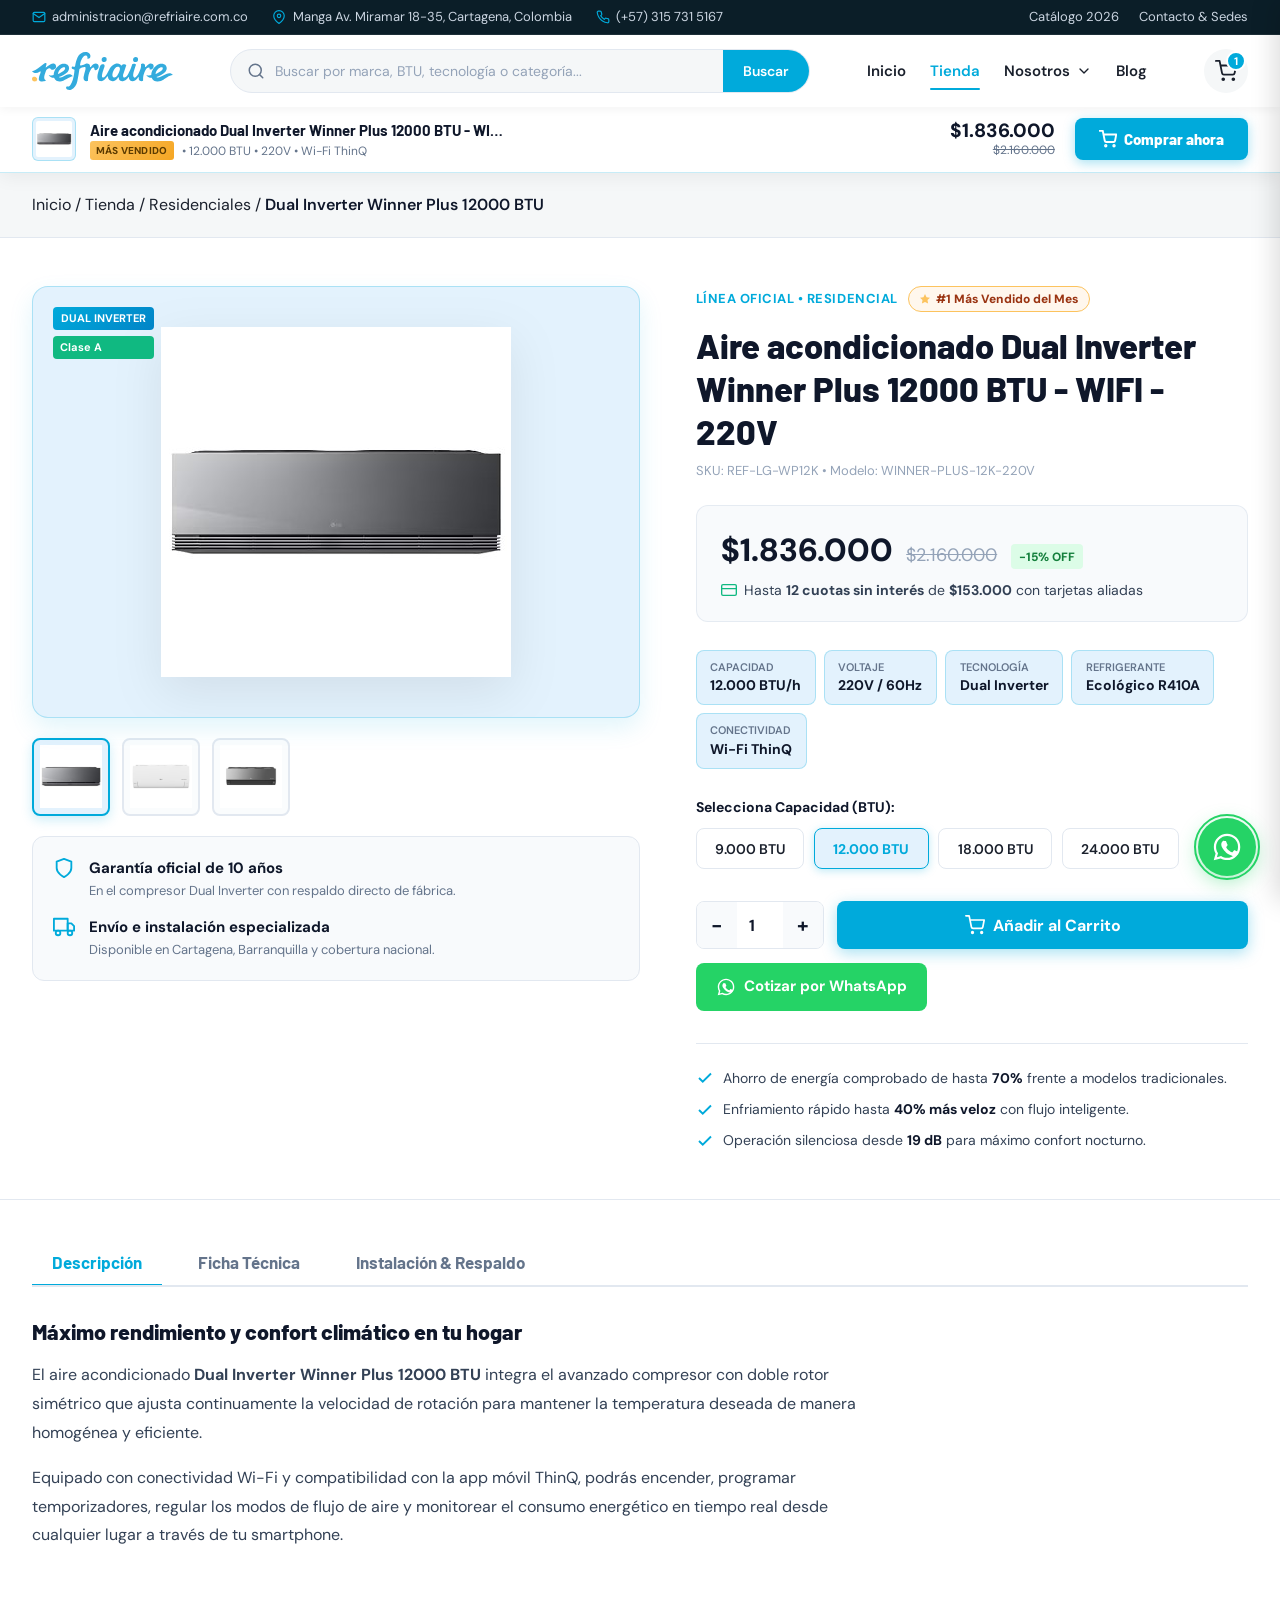
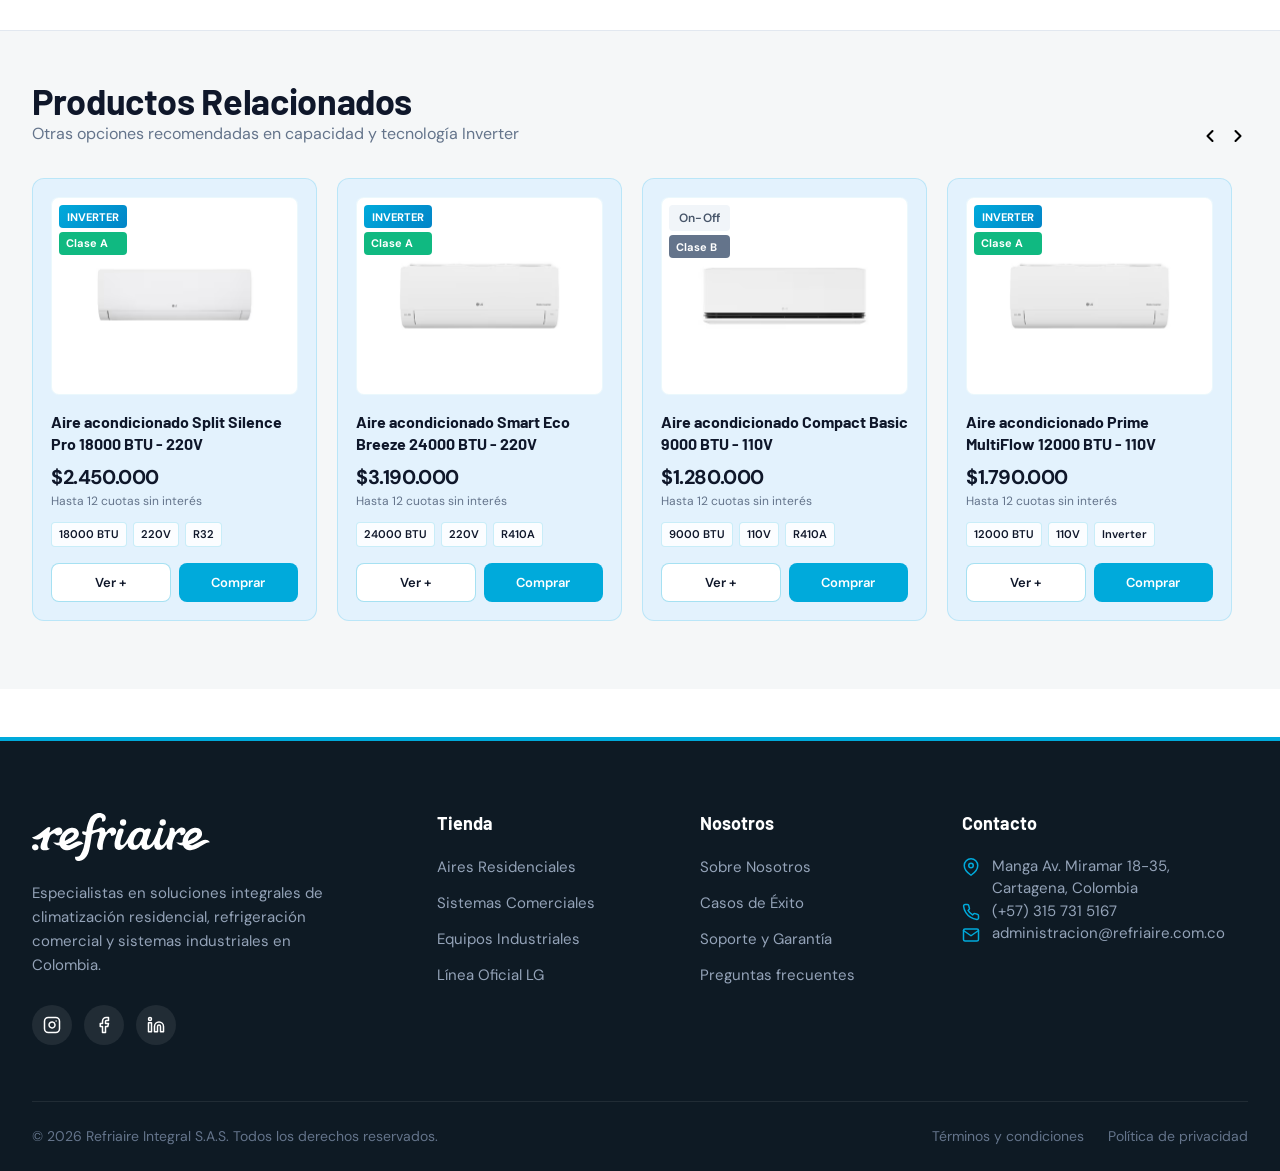
<file: producto.html>
<!DOCTYPE html>
<html lang="es">
<head>
  <meta charset="UTF-8">
  <meta name="viewport" content="width=device-width, initial-scale=1.0">
  <title>Aire acondicionado Dual Inverter Winner Plus 12000 BTU | Refriaire Integral</title>
  
  <!-- Favicon -->
  <link rel="icon" type="image/svg+xml" href="LOGOS/Refri-logo-azul-01.svg">

  <!-- CSS Stylesheets -->
  <link rel="stylesheet" href="css/styles.css">
  <link rel="stylesheet" href="css/navbar-footer.css">
  <link rel="stylesheet" href="css/product-card.css">
  <link rel="stylesheet" href="css/producto.css">
</head>
<body>

  <!-- TOP UTILITY BAR -->
  <div class="top-bar">
    <div class="container">
      <div class="top-bar-contact">
        <div class="top-bar-item">
          <svg width="14" height="14" viewBox="0 0 24 24" fill="none" stroke="currentColor" stroke-width="2" stroke-linecap="round" stroke-linejoin="round"><path d="M4 4h16c1.1 0 2 .9 2 2v12c0 1.1-.9 2-2 2H4c-1.1 0-2-.9-2-2V6c0-1.1.9-2 2-2z"></path><polyline points="22,6 12,13 2,6"></polyline></svg>
          <a href="mailto:administracion@refriaire.com.co">administracion@refriaire.com.co</a>
        </div>
        <div class="top-bar-item hide-mobile">
          <svg width="14" height="14" viewBox="0 0 24 24" fill="none" stroke="currentColor" stroke-width="2" stroke-linecap="round" stroke-linejoin="round"><path d="M21 10c0 7-9 13-9 13s-9-6-9-13a9 9 0 0 1 18 0z"></path><circle cx="12" cy="10" r="3"></circle></svg>
          <span>Manga Av. Miramar 18-35, Cartagena, Colombia</span>
        </div>
        <div class="top-bar-item">
          <svg width="14" height="14" viewBox="0 0 24 24" fill="none" stroke="currentColor" stroke-width="2" stroke-linecap="round" stroke-linejoin="round"><path d="M22 16.92v3a2 2 0 0 1-2.18 2 19.79 19.79 0 0 1-8.63-3.07 19.5 19.5 0 0 1-6-6 19.79 19.79 0 0 1-3.07-8.67A2 2 0 0 1 4.11 2h3a2 2 0 0 1 2 1.72 12.84 12.84 0 0 0 .7 2.81 2 2 0 0 1-.45 2.11L8.09 9.91a16 16 0 0 0 6 6l1.27-1.27a2 2 0 0 1 2.11-.45 12.84 12.84 0 0 0 2.81.7A2 2 0 0 1 22 16.92z"></path></svg>
          <a href="tel:+573157315167">(+57) 315 731 5167</a>
        </div>
      </div>
      <div class="top-bar-links">
        <a href="tienda.html">Catálogo 2026</a>
        <a href="index.html#contacto">Contacto & Sedes</a>
      </div>
    </div>
  </div>

  <!-- SITE HEADER / NAVBAR -->
  <header class="site-header">
    <div class="container">
      <div class="navbar-main">
        <div class="navbar-inner">
          
          <!-- Logo -->
          <a href="index.html" class="brand-logo" aria-label="Refriaire Integral Inicio">
            <img src="LOGOS/LOGO COMPLETO.svg" alt="Refriaire Integral Logo">
          </a>

          <!-- Central Search Bar -->
          <div class="header-search">
            <form class="search-form" action="tienda.html" method="GET">
              <span class="search-icon-left">
                <svg width="18" height="18" viewBox="0 0 24 24" fill="none" stroke="currentColor" stroke-width="2" stroke-linecap="round" stroke-linejoin="round"><circle cx="11" cy="11" r="8"></circle><line x1="21" y1="21" x2="16.65" y2="16.65"></line></svg>
              </span>
              <input type="text" name="q" class="search-input" placeholder="Buscar por marca, BTU, tecnología o categoría..." aria-label="Buscar productos">
              <button type="submit" class="search-btn">
                <span>Buscar</span>
              </button>
            </form>
          </div>

          <!-- Desktop Navigation Menu -->
          <nav class="navbar-nav" aria-label="Navegación principal">
            <a href="index.html" class="nav-link">Inicio</a>
            <a href="tienda.html" class="nav-link active">Tienda</a>
            
            <!-- Nosotros Dropdown -->
            <div class="nav-dropdown">
              <button class="nav-dropdown-btn" type="button" aria-haspopup="true" aria-expanded="false">
                <span>Nosotros</span>
                <svg class="dropdown-arrow" width="16" height="16" viewBox="0 0 24 24" fill="none" stroke="currentColor" stroke-width="2" stroke-linecap="round" stroke-linejoin="round"><polyline points="6 9 12 15 18 9"></polyline></svg>
              </button>
              <div class="dropdown-menu">
                <a href="nosotros.html" class="dropdown-item">
                  <svg width="16" height="16" viewBox="0 0 24 24" fill="none" stroke="currentColor" stroke-width="2" stroke-linecap="round" stroke-linejoin="round"><path d="M20 21v-2a4 4 0 0 0-4-4H8a4 4 0 0 0-4 4v2"></path><circle cx="12" cy="7" r="4"></circle></svg>
                  <span>Sobre Nosotros</span>
                </a>
                <a href="casos-de-exito.html" class="dropdown-item">
                  <svg width="16" height="16" viewBox="0 0 24 24" fill="none" stroke="currentColor" stroke-width="2" stroke-linecap="round" stroke-linejoin="round"><polygon points="12 2 15.09 8.26 22 9.27 17 14.14 18.18 21.02 12 17.77 5.82 21.02 7 14.14 2 9.27 8.91 8.26 12 2"></polygon></svg>
                  <span>Casos de éxito</span>
                </a>
                <a href="soporte-y-garantia.html" class="dropdown-item">
                  <svg width="16" height="16" viewBox="0 0 24 24" fill="none" stroke="currentColor" stroke-width="2" stroke-linecap="round" stroke-linejoin="round"><path d="M12 22s8-4 8-10V5l-8-3-8 3v7c0 6 8 10 8 10z"></path></svg>
                  <span>Soporte y Garantía</span>
                </a>
                <a href="preguntas-y-respuestas.html" class="dropdown-item">
                  <svg width="16" height="16" viewBox="0 0 24 24" fill="none" stroke="currentColor" stroke-width="2" stroke-linecap="round" stroke-linejoin="round"><circle cx="12" cy="12" r="10"></circle><path d="M9.09 9a3 3 0 0 1 5.83 1c0 2-3 3-3 3"></path><line x1="12" y1="17" x2="12.01" y2="17"></line></svg>
                  <span>Preguntas y respuestas</span>
                </a>
              </div>
            </div>

            <a href="noticia.html" class="nav-link">Blog</a>
          </nav>

          <!-- Navbar Actions -->
          <div class="navbar-actions">
            
            <!-- Cart Icon & Dropdown -->
            <div class="cart-wrapper">
              <button class="cart-btn" id="cartBtn" aria-label="Ver carrito de compras" type="button">
                <svg width="22" height="22" viewBox="0 0 24 24" fill="none" stroke="currentColor" stroke-width="2" stroke-linecap="round" stroke-linejoin="round"><circle cx="9" cy="21" r="1"></circle><circle cx="20" cy="21" r="1"></circle><path d="M1 1h4l2.68 13.39a2 2 0 0 0 2 1.61h9.72a2 2 0 0 0 2-1.61L23 6H6"></path></svg>
                <span class="cart-badge" id="cartBadge">0</span>
              </button>

              <!-- Cart Dropdown Modal -->
              <div class="cart-dropdown" id="cartDropdown">
                <div class="cart-dropdown-header">
                  <h3 class="cart-dropdown-title">Tu Carrito de Compras</h3>
                  <button type="button" class="cart-dropdown-close" id="cartCloseBtn" aria-label="Cerrar carrito">
                    <svg width="16" height="16" viewBox="0 0 24 24" fill="none" stroke="currentColor" stroke-width="2" stroke-linecap="round" stroke-linejoin="round"><line x1="18" y1="6" x2="6" y2="18"></line><line x1="6" y1="6" x2="18" y2="18"></line></svg>
                  </button>
                </div>

                <div class="cart-dropdown-items" id="cartDropdownItems">
                  <!-- Injected via JavaScript -->
                </div>

                <div class="cart-dropdown-footer">
                  <div class="cart-subtotal-row">
                    <span class="cart-subtotal-label">Subtotal estimado:</span>
                    <span class="cart-subtotal-val" id="cartSubtotal">$0</span>
                  </div>
                  <button type="button" class="btn btn-primary btn-checkout" id="checkoutBtn">Continuar al Pago</button>
                </div>
              </div>
            </div>

            <!-- Mobile Menu Toggle Button -->
            <button class="mobile-menu-btn" id="mobileMenuBtn" aria-label="Abrir menú móvil" type="button">
              <svg width="24" height="24" viewBox="0 0 24 24" fill="none" stroke="currentColor" stroke-width="2" stroke-linecap="round" stroke-linejoin="round"><line x1="3" y1="12" x2="21" y2="12"></line><line x1="3" y1="6" x2="21" y2="6"></line><line x1="3" y1="18" x2="21" y2="18"></line></svg>
            </button>

          </div>

        </div>
      </div>
    </div>
  </header>

  <!-- MOBILE NAVIGATION DRAWER -->
  <div class="mobile-drawer-overlay" id="mobileDrawerOverlay"></div>
  <div class="mobile-drawer" id="mobileNavDrawer" aria-label="Menú móvil">
    <div class="mobile-drawer-header">
      <img src="LOGOS/LOGO COMPLETO.svg" alt="Refriaire Integral" style="height: 36px;">
      <button class="mobile-drawer-close" id="mobileDrawerClose" aria-label="Cerrar menú">
        <svg width="20" height="20" viewBox="0 0 24 24" fill="none" stroke="currentColor" stroke-width="2" stroke-linecap="round" stroke-linejoin="round"><line x1="18" y1="6" x2="6" y2="18"></line><line x1="6" y1="6" x2="18" y2="18"></line></svg>
      </button>
    </div>
    
    <div class="mobile-nav-list">
      <a href="index.html" class="mobile-nav-link">Inicio</a>
      <a href="tienda.html" class="mobile-nav-link active">Tienda</a>
      
      <div class="mobile-accordion">
        <a href="#" class="mobile-nav-link mobile-accordion-btn">
          <span>Nosotros</span>
          <svg class="dropdown-arrow" width="18" height="18" viewBox="0 0 24 24" fill="none" stroke="currentColor" stroke-width="2" stroke-linecap="round" stroke-linejoin="round"><polyline points="6 9 12 15 18 9"></polyline></svg>
        </a>
        <div class="mobile-accordion-content">
          <a href="nosotros.html" class="mobile-sublink">Sobre Nosotros</a>
          <a href="casos-de-exito.html" class="mobile-sublink">Casos de éxito</a>
          <a href="soporte-y-garantia.html" class="mobile-sublink">Soporte y Garantía</a>
          <a href="preguntas-y-respuestas.html" class="mobile-sublink">Preguntas y respuestas</a>
        </div>
      </div>

      <a href="noticia.html" class="mobile-nav-link">Blog</a>
    </div>
  </div>

  <!-- STICKY PRODUCT ACTION SUB-BAR (Always visible right under the navigation bar) -->
  <aside class="product-sticky-subbar" aria-label="Acción rápida de compra">
    <div class="container">
      <div class="subbar-product-info">
        <img src="FOTOS-AIRES/RESIDENCIALES/thum-350x350(1).jpeg" alt="Dual Inverter Winner Plus 12000 BTU" class="subbar-thumb">
        <div class="subbar-text">
          <span class="subbar-title">Aire acondicionado Dual Inverter Winner Plus 12000 BTU - WIFI - 220V</span>
          <div class="subbar-meta">
            <span class="subbar-bestseller-badge">Más vendido</span>
            <span>• 12.000 BTU • 220V • Wi-Fi ThinQ</span>
          </div>
        </div>
      </div>
      <div class="subbar-actions">
        <div class="subbar-price-wrap">
          <span class="subbar-price" id="subbarPrice">$1.836.000</span>
          <span class="subbar-old-price" id="subbarOldPrice">$2.160.000</span>
        </div>
        <button type="button" class="btn btn-primary btn-subbar-buy" onclick="handleDetailAddToCart()">
          <svg width="18" height="18" viewBox="0 0 24 24" fill="none" stroke="currentColor" stroke-width="2.5" stroke-linecap="round" stroke-linejoin="round"><circle cx="9" cy="21" r="1"></circle><circle cx="20" cy="21" r="1"></circle><path d="M1 1h4l2.68 13.39a2 2 0 0 0 2 1.61h9.72a2 2 0 0 0 2-1.61L23 6H6"></path></svg>
          <span>Comprar ahora</span>
        </button>
      </div>
    </div>
  </aside>

  <!-- MAIN PRODUCT DETAIL CONTENT -->
  <main class="product-page-main">

    <!-- Breadcrumbs -->
    <div class="product-breadcrumb-wrap">
      <div class="container">
        <nav class="breadcrumb" aria-label="Ruta de navegación">
          <a href="index.html">Inicio</a>
          <span>/</span>
          <a href="tienda.html">Tienda</a>
          <span>/</span>
          <a href="tienda.html?categoria=residenciales">Residenciales</a>
          <span>/</span>
          <span class="breadcrumb-current">Dual Inverter Winner Plus 12000 BTU</span>
        </nav>
      </div>
    </div>

    <!-- Product Detail Section -->
    <section class="product-detail-section">
      <div class="container">
        <div class="product-detail-grid">

          <!-- Left Column: Gallery -->
          <div class="product-gallery-col">
            <div class="product-main-image-card">
              <!-- Top Badges inside image -->
              <div class="product-gallery-badges">
                <span class="badge-inverter">Dual Inverter</span>
                <span class="badge-efficiency">Clase A</span>
              </div>

              <img id="mainProductImg" src="FOTOS-AIRES/RESIDENCIALES/thum-350x350(1).jpeg" alt="Aire acondicionado Dual Inverter Winner Plus 12000 BTU" class="product-main-img">
            </div>

            <!-- Thumbnail Selector -->
            <div class="product-thumbnails-row">
              <button type="button" class="product-thumb active" onclick="switchProductThumb(this, 'FOTOS-AIRES/RESIDENCIALES/thum-350x350(1).jpeg')">
                <img src="FOTOS-AIRES/RESIDENCIALES/thum-350x350(1).jpeg" alt="Vista frontal">
              </button>
              <button type="button" class="product-thumb" onclick="switchProductThumb(this, 'FOTOS-AIRES/RESIDENCIALES/thum-350x350.jpeg')">
                <img src="FOTOS-AIRES/RESIDENCIALES/thum-350x350.jpeg" alt="Vista lateral">
              </button>
              <button type="button" class="product-thumb" onclick="switchProductThumb(this, 'FOTOS-AIRES/RESIDENCIALES/thum-350x350(6).jpeg')">
                <img src="FOTOS-AIRES/RESIDENCIALES/thum-350x350(6).jpeg" alt="Unidad condensadora">
              </button>
            </div>

            <!-- Guarantee Highlight Box -->
            <div class="product-guarantee-box">
              <div class="guarantee-item">
                <svg width="22" height="22" viewBox="0 0 24 24" fill="none" stroke="#00AADB" stroke-width="2" stroke-linecap="round" stroke-linejoin="round"><path d="M12 22s8-4 8-10V5l-8-3-8 3v7c0 6 8 10 8 10z"></path></svg>
                <div>
                  <strong>Garantía oficial de 10 años</strong>
                  <p>En el compresor Dual Inverter con respaldo directo de fábrica.</p>
                </div>
              </div>
              <div class="guarantee-item">
                <svg width="22" height="22" viewBox="0 0 24 24" fill="none" stroke="#00AADB" stroke-width="2" stroke-linecap="round" stroke-linejoin="round"><rect x="1" y="3" width="15" height="13"></rect><polygon points="16 8 20 8 23 11 23 16 16 16 16 8"></polygon><circle cx="5.5" cy="18.5" r="2.5"></circle><circle cx="18.5" cy="18.5" r="2.5"></circle></svg>
                <div>
                  <strong>Envío e instalación especializada</strong>
                  <p>Disponible en Cartagena, Barranquilla y cobertura nacional.</p>
                </div>
              </div>
            </div>
          </div>

          <!-- Right Column: Info & Purchase -->
          <div class="product-info-col">
            
            <div class="product-header-group">
              <div class="product-brand-tag-row">
                <span class="product-brand-tag">Línea Oficial • Residencial</span>
                <!-- Bestseller inline tag -->
                <span class="badge-bestseller-pill">
                  <svg width="12" height="12" viewBox="0 0 24 24"><polygon points="12 2 15.09 8.26 22 9.27 17 14.14 18.18 21.02 12 17.77 5.82 21.02 7 14.14 2 9.27 8.91 8.26 12 2"></polygon></svg>
                  #1 Más Vendido del Mes
                </span>
              </div>
              
              <h1 class="product-detail-title">Aire acondicionado Dual Inverter Winner Plus 12000 BTU - WIFI - 220V</h1>
              <p class="product-sku">SKU: REF-LG-WP12K • Modelo: WINNER-PLUS-12K-220V</p>
            </div>

            <!-- Price & Financing Box -->
            <div class="product-price-box">
              <div class="product-current-price-row">
                <span class="product-price-main">$1.836.000</span>
                <span class="product-price-regular">$2.160.000</span>
                <span class="product-discount-tag">-15% OFF</span>
              </div>
              <div class="product-financing-text">
                <svg width="16" height="16" viewBox="0 0 24 24" fill="none" stroke="#10B981" stroke-width="2" stroke-linecap="round" stroke-linejoin="round"><rect x="1" y="4" width="22" height="16" rx="2" ry="2"></rect><line x1="1" y1="10" x2="23" y2="10"></line></svg>
                <span>Hasta <strong>12 cuotas sin interés</strong> de <strong>$153.000</strong> con tarjetas aliadas</span>
              </div>
            </div>

            <!-- Highlights Quick Chips -->
            <div class="product-quick-specs">
              <div class="spec-pill">
                <span class="spec-label">Capacidad</span>
                <span class="spec-val">12.000 BTU/h</span>
              </div>
              <div class="spec-pill">
                <span class="spec-label">Voltaje</span>
                <span class="spec-val">220V / 60Hz</span>
              </div>
              <div class="spec-pill">
                <span class="spec-label">Tecnología</span>
                <span class="spec-val">Dual Inverter</span>
              </div>
              <div class="spec-pill">
                <span class="spec-label">Refrigerante</span>
                <span class="spec-val">Ecológico R410A</span>
              </div>
              <div class="spec-pill">
                <span class="spec-label">Conectividad</span>
                <span class="spec-val">Wi-Fi ThinQ</span>
              </div>
            </div>

            <!-- Capacity Selector -->
            <div class="product-option-block">
              <label class="option-label">Selecciona Capacidad (BTU):</label>
              <div class="capacity-buttons-row">
                <button type="button" class="capacity-btn">9.000 BTU</button>
                <button type="button" class="capacity-btn active">12.000 BTU</button>
                <button type="button" class="capacity-btn">18.000 BTU</button>
                <button type="button" class="capacity-btn">24.000 BTU</button>
              </div>
            </div>

            <!-- Action Buttons Row -->
            <div class="product-cta-group">
              <div class="quantity-selector">
                <button type="button" class="qty-btn minus" onclick="changeProductQty(-1)">-</button>
                <input type="number" id="productQtyInput" value="1" min="1" max="10" readonly>
                <button type="button" class="qty-btn plus" onclick="changeProductQty(1)">+</button>
              </div>

              <button type="button" class="btn btn-primary btn-add-cart-detail" onclick="handleDetailAddToCart()">
                <svg width="20" height="20" viewBox="0 0 24 24" fill="none" stroke="currentColor" stroke-width="2" stroke-linecap="round" stroke-linejoin="round"><circle cx="9" cy="21" r="1"></circle><circle cx="20" cy="21" r="1"></circle><path d="M1 1h4l2.68 13.39a2 2 0 0 0 2 1.61h9.72a2 2 0 0 0 2-1.61L23 6H6"></path></svg>
                <span>Añadir al Carrito</span>
              </button>

              <a href="https://wa.me/573000000000?text=Hola,%20solicito%20asesoría%20sobre%20el%20Aire%20acondicionado%20Dual%20Inverter%20Winner%20Plus%2012000%20BTU" target="_blank" rel="noopener noreferrer" class="btn btn-whatsapp-product">
                <svg width="20" height="20" viewBox="0 0 24 24" fill="currentColor"><path d="M12.04 2C6.58 2 2.13 6.45 2.13 11.91C2.13 13.66 2.59 15.36 3.45 16.86L2.05 22L7.3 20.62C8.75 21.41 10.38 21.83 12.04 21.83C17.5 21.83 21.95 17.38 21.95 11.92C21.95 9.27 20.92 6.78 19.05 4.91C17.18 3.04 14.69 2 12.04 2M12.05 3.67C14.25 3.67 16.31 4.53 17.87 6.09C19.42 7.65 20.28 9.72 20.28 11.92C20.28 16.46 16.58 20.15 12.04 20.15C10.56 20.15 9.11 19.76 7.85 19L7.55 18.83L4.43 19.65L5.26 16.61L5.06 16.29C4.24 14.99 3.8 13.47 3.8 11.91C3.81 7.37 7.5 3.67 12.05 3.67M9.53 7.34C9.33 7.34 9 7.42 8.73 7.71C8.45 8.01 7.69 8.73 7.69 10.19C7.69 11.65 8.75 13.06 8.9 13.26C9.05 13.46 11.14 16.68 14.34 18.06C15.1 18.39 15.69 18.59 16.15 18.73C16.91 18.97 17.6 18.94 18.15 18.86C18.76 18.77 20.03 18.09 20.29 17.35C20.55 16.61 20.55 15.98 20.47 15.85C20.39 15.72 20.19 15.65 19.89 15.5C19.59 15.35 18.11 14.62 17.84 14.52C17.56 14.42 17.36 14.37 17.16 14.67C16.96 14.97 16.38 15.65 16.21 15.85C16.03 16.05 15.86 16.07 15.56 15.92C15.26 15.77 14.3 15.46 13.16 14.44C12.27 13.65 11.67 12.67 11.5 12.37C11.33 12.07 11.48 11.91 11.63 11.76C11.77 11.62 11.94 11.4 12.09 11.23C12.24 11.06 12.29 10.93 12.39 10.73C12.49 10.53 12.44 10.36 12.36 10.21C12.29 10.06 11.69 8.58 11.44 7.97C11.2 7.38 10.95 7.46 10.77 7.45C10.6 7.44 10.4 7.44 10.2 7.44L9.53 7.34Z"/></svg>
                <span>Cotizar por WhatsApp</span>
              </a>
            </div>

            <!-- Value Props List -->
            <div class="product-perks-list">
              <div class="perk-row">
                <svg width="18" height="18" viewBox="0 0 24 24" fill="none" stroke="#00AADB" stroke-width="2.5"><polyline points="20 6 9 17 4 12"></polyline></svg>
                <span>Ahorro de energía comprobado de hasta <strong>70%</strong> frente a modelos tradicionales.</span>
              </div>
              <div class="perk-row">
                <svg width="18" height="18" viewBox="0 0 24 24" fill="none" stroke="#00AADB" stroke-width="2.5"><polyline points="20 6 9 17 4 12"></polyline></svg>
                <span>Enfriamiento rápido hasta <strong>40% más veloz</strong> con flujo inteligente.</span>
              </div>
              <div class="perk-row">
                <svg width="18" height="18" viewBox="0 0 24 24" fill="none" stroke="#00AADB" stroke-width="2.5"><polyline points="20 6 9 17 4 12"></polyline></svg>
                <span>Operación silenciosa desde <strong>19 dB</strong> para máximo confort nocturno.</span>
              </div>
            </div>

          </div>

        </div>
      </div>
    </section>

    <!-- Detailed Tabs Section -->
    <section class="product-tabs-section">
      <div class="container">
        <div class="product-tabs-wrapper">
          <div class="tabs-nav">
            <button class="tab-btn active" onclick="switchProductTab('descripcion', this)">Descripción</button>
            <button class="tab-btn" onclick="switchProductTab('especificaciones', this)">Ficha Técnica</button>
            <button class="tab-btn" onclick="switchProductTab('instalacion', this)">Instalación & Respaldo</button>
          </div>

          <div class="tab-pane active" id="tab-descripcion">
            <h3 class="tab-title">Máximo rendimiento y confort climático en tu hogar</h3>
            <p>El aire acondicionado <strong>Dual Inverter Winner Plus 12000 BTU</strong> integra el avanzado compresor con doble rotor simétrico que ajusta continuamente la velocidad de rotación para mantener la temperatura deseada de manera homogénea y eficiente.</p>
            <p>Equipado con conectividad Wi-Fi y compatibilidad con la app móvil ThinQ, podrás encender, programar temporizadores, regular los modos de flujo de aire y monitorear el consumo energético en tiempo real desde cualquier lugar a través de tu smartphone.</p>
          </div>

          <div class="tab-pane" id="tab-especificaciones" style="display: none;">
            <div class="specs-header-row">
              <h3 class="tab-title" style="margin-bottom: 0;">Especificaciones Técnicas</h3>
              <a href="javascript:void(0)" onclick="downloadTechSheet()" class="btn-download-specs" aria-label="Descargar ficha técnica oficial en PDF">
                <svg width="18" height="18" viewBox="0 0 24 24" fill="none" stroke="currentColor" stroke-width="2.2" stroke-linecap="round" stroke-linejoin="round"><path d="M21 15v4a2 2 0 0 1-2 2H5a2 2 0 0 1-2-2v-4"></path><polyline points="7 10 12 15 17 10"></polyline><line x1="12" y1="15" x2="12" y2="3"></line></svg>
                <span>Descargar Ficha Técnica (PDF)</span>
              </a>
            </div>
            <table class="specs-table">
              <tbody>
                <tr><th>Marca / Línea</th><td>Dual Inverter Winner Plus</td></tr>
                <tr><th>Capacidad Nominal</th><td>12.000 BTU/h (Frío)</td></tr>
                <tr><th>Tipo de Compresor</th><td>Dual Inverter Rotativo</td></tr>
                <tr><th>Voltaje / Frecuencia</th><td>220V ~ 60 Hz</td></tr>
                <tr><th>Eficiencia Energética</th><td>Clase A (RETIQ)</td></tr>
                <tr><th>Gas Refrigerante</th><td>R410A (Ecológico y seguro)</td></tr>
                <tr><th>Nivel Sonoro</th><td>Modo Silencio: 19 dB(A)</td></tr>
                <tr><th>Filtros</th><td>Micro Dust Filter + Autolimpieza</td></tr>
              </tbody>
            </table>
          </div>

          <div class="tab-pane" id="tab-instalacion" style="display: none;">
            <h3 class="tab-title">Servicio de Instalación Certificada Refriaire</h3>
            <p>Contamos con técnicos certificados y más de 20 años de trayectoria para garantizar una instalación segura, cumpliendo todos los estándares térmicos y eléctricos. Conserva la garantía completa de 10 años en el compresor agendando con nuestro equipo especializado.</p>
          </div>
        </div>
      </div>
    </section>

    <!-- Related Products Section (Same size and style as Home featured products) -->
    <section class="product-related-section section-bg-alt">
      <div class="container">
        <div class="section-header with-actions" style="display: flex; justify-content: space-between; align-items: flex-end; margin-bottom: 1.5rem;">
          <div>
            <h2 class="section-title">Productos Relacionados</h2>
            <p class="section-subtitle">Otras opciones recomendadas en capacidad y tecnología Inverter</p>
          </div>
          <div style="display: flex; gap: 0.5rem;">
            <button class="carousel-nav-btn" id="relatedPrevBtn" aria-label="Anterior producto" type="button" onclick="scrollRelatedSlider(-300)">
              <svg width="20" height="20" viewBox="0 0 24 24" fill="none" stroke="currentColor" stroke-width="2.5" stroke-linecap="round" stroke-linejoin="round"><polyline points="15 18 9 12 15 6"></polyline></svg>
            </button>
            <button class="carousel-nav-btn" id="relatedNextBtn" aria-label="Siguiente producto" type="button" onclick="scrollRelatedSlider(300)">
              <svg width="20" height="20" viewBox="0 0 24 24" fill="none" stroke="currentColor" stroke-width="2.5" stroke-linecap="round" stroke-linejoin="round"><polyline points="9 18 15 12 9 6"></polyline></svg>
            </button>
          </div>
        </div>

        <div class="product-slider-wrapper">
          <div class="product-slider-track" id="relatedSliderTrack">
            
            <!-- Related 1 -->
            <div class="product-slider-item">
              <article class="product-card">
                <div class="product-card-img-wrap">
                  <div class="product-card-top-badges">
                    <span class="badge-inverter">Inverter</span>
                    <span class="badge-efficiency">Clase A</span>
                  </div>
                  <a href="producto.html" aria-label="Ver detalles de Aire acondicionado Split Silence Pro 18000 BTU - 220V">
                    <img src="FOTOS-AIRES/RESIDENCIALES/thum-350x350(2).jpeg" alt="Aire acondicionado Split Silence Pro 18000 BTU - 220V" class="product-card-img">
                  </a>
                </div>
                <div class="product-card-body">
                  <h3 class="product-card-title">
                    <a href="producto.html">Aire acondicionado Split Silence Pro 18000 BTU - 220V</a>
                  </h3>
                  <div class="product-card-price-wrap">
                    <span class="product-card-price">$2.450.000</span>
                    <span class="product-card-installment">Hasta 12 cuotas sin interés</span>
                  </div>
                  <div class="product-card-chips">
                    <span class="chip-tag">18000 BTU</span>
                    <span class="chip-tag">220V</span>
                    <span class="chip-tag">R32</span>
                  </div>
                  <div class="product-card-actions">
                    <a href="producto.html" class="btn btn-outline">Ver +</a>
                    <button type="button" class="btn btn-primary btn-buy">Comprar</button>
                  </div>
                </div>
              </article>
            </div>

            <!-- Related 2 -->
            <div class="product-slider-item">
              <article class="product-card">
                <div class="product-card-img-wrap">
                  <div class="product-card-top-badges">
                    <span class="badge-inverter">Inverter</span>
                    <span class="badge-efficiency">Clase A</span>
                  </div>
                  <a href="producto.html" aria-label="Ver detalles de Aire acondicionado Smart Eco Breeze 24000 BTU - 220V">
                    <img src="FOTOS-AIRES/RESIDENCIALES/thum-350x350(3).jpeg" alt="Aire acondicionado Smart Eco Breeze 24000 BTU - 220V" class="product-card-img">
                  </a>
                </div>
                <div class="product-card-body">
                  <h3 class="product-card-title">
                    <a href="producto.html">Aire acondicionado Smart Eco Breeze 24000 BTU - 220V</a>
                  </h3>
                  <div class="product-card-price-wrap">
                    <span class="product-card-price">$3.190.000</span>
                    <span class="product-card-installment">Hasta 12 cuotas sin interés</span>
                  </div>
                  <div class="product-card-chips">
                    <span class="chip-tag">24000 BTU</span>
                    <span class="chip-tag">220V</span>
                    <span class="chip-tag">R410A</span>
                  </div>
                  <div class="product-card-actions">
                    <a href="producto.html" class="btn btn-outline">Ver +</a>
                    <button type="button" class="btn btn-primary btn-buy">Comprar</button>
                  </div>
                </div>
              </article>
            </div>

            <!-- Related 3 -->
            <div class="product-slider-item">
              <article class="product-card">
                <div class="product-card-img-wrap">
                  <div class="product-card-top-badges">
                    <span class="badge" style="background:#F1F5F9; color:#475569;">On-Off</span>
                    <span class="badge-efficiency" style="background:#64748B;">Clase B</span>
                  </div>
                  <a href="producto.html" aria-label="Ver detalles de Aire acondicionado Compact Basic 9000 BTU - 110V">
                    <img src="FOTOS-AIRES/RESIDENCIALES/thum-350x350(4).jpeg" alt="Aire acondicionado Compact Basic 9000 BTU - 110V" class="product-card-img">
                  </a>
                </div>
                <div class="product-card-body">
                  <h3 class="product-card-title">
                    <a href="producto.html">Aire acondicionado Compact Basic 9000 BTU - 110V</a>
                  </h3>
                  <div class="product-card-price-wrap">
                    <span class="product-card-price">$1.280.000</span>
                    <span class="product-card-installment">Hasta 12 cuotas sin interés</span>
                  </div>
                  <div class="product-card-chips">
                    <span class="chip-tag">9000 BTU</span>
                    <span class="chip-tag">110V</span>
                    <span class="chip-tag">R410A</span>
                  </div>
                  <div class="product-card-actions">
                    <a href="producto.html" class="btn btn-outline">Ver +</a>
                    <button type="button" class="btn btn-primary btn-buy">Comprar</button>
                  </div>
                </div>
              </article>
            </div>

            <!-- Related 4 -->
            <div class="product-slider-item">
              <article class="product-card">
                <div class="product-card-img-wrap">
                  <div class="product-card-top-badges">
                    <span class="badge-inverter">Inverter</span>
                    <span class="badge-efficiency">Clase A</span>
                  </div>
                  <a href="producto.html" aria-label="Ver detalles de Aire acondicionado Prime MultiFlow 12000 BTU - 110V">
                    <img src="FOTOS-AIRES/RESIDENCIALES/thum-350x350(5).jpeg" alt="Aire acondicionado Prime MultiFlow 12000 BTU - 110V" class="product-card-img">
                  </a>
                </div>
                <div class="product-card-body">
                  <h3 class="product-card-title">
                    <a href="producto.html">Aire acondicionado Prime MultiFlow 12000 BTU - 110V</a>
                  </h3>
                  <div class="product-card-price-wrap">
                    <span class="product-card-price">$1.790.000</span>
                    <span class="product-card-installment">Hasta 12 cuotas sin interés</span>
                  </div>
                  <div class="product-card-chips">
                    <span class="chip-tag">12000 BTU</span>
                    <span class="chip-tag">110V</span>
                    <span class="chip-tag">Inverter</span>
                  </div>
                  <div class="product-card-actions">
                    <a href="producto.html" class="btn btn-outline">Ver +</a>
                    <button type="button" class="btn btn-primary btn-buy">Comprar</button>
                  </div>
                </div>
              </article>
            </div>

          </div>
        </div>
      </div>
    </section>

  </main>

  <!-- FOOTER -->
  <footer class="site-footer" id="contacto">
    <div class="container">
      <div class="footer-top">
        <div class="footer-brand">
          <a href="index.html" class="footer-logo">
            <img src="LOGOS/LOGO COMPLETO.svg" alt="Refriaire Integral">
          </a>
          <p class="footer-desc">
            Especialistas en soluciones integrales de climatización residencial, refrigeración comercial y sistemas industriales en Colombia.
          </p>
          <div class="footer-socials">
            <a href="https://www.instagram.com/refriaire_integral/" target="_blank" rel="noopener noreferrer" class="social-icon instagram" aria-label="Instagram Refriaire Integral">
              <svg width="18" height="18" viewBox="0 0 24 24" fill="none" stroke="currentColor" stroke-width="2" stroke-linecap="round" stroke-linejoin="round"><rect x="2" y="2" width="20" height="20" rx="5" ry="5"></rect><path d="M16 11.37A4 4 0 1 1 12.63 8 4 4 0 0 1 16 11.37z"></path><line x1="17.5" y1="6.5" x2="17.51" y2="6.5"></line></svg>
            </a>
            <a href="#" class="social-icon" aria-label="Facebook">
              <svg width="18" height="18" viewBox="0 0 24 24" fill="none" stroke="currentColor" stroke-width="2" stroke-linecap="round" stroke-linejoin="round"><path d="M18 2h-3a5 5 0 0 0-5 5v3H7v4h3v8h4v-8h3l1-4h-4V7a1 1 0 0 1 1-1h3z"></path></svg>
            </a>
            <a href="#" class="social-icon" aria-label="LinkedIn">
              <svg width="18" height="18" viewBox="0 0 24 24" fill="none" stroke="currentColor" stroke-width="2" stroke-linecap="round" stroke-linejoin="round"><path d="M16 8a6 6 0 0 1 6 6v7h-4v-7a2 2 0 0 0-2-2 2 2 0 0 0-2 2v7h-4v-7a6 6 0 0 1 6-6z"></path><rect x="2" y="9" width="4" height="12"></rect><circle cx="4" cy="4" r="2"></circle></svg>
            </a>
          </div>
        </div>

        <div>
          <h4 class="footer-heading">Tienda</h4>
          <ul class="footer-links">
            <li><a href="tienda.html?categoria=residenciales">Aires Residenciales</a></li>
            <li><a href="tienda.html?categoria=comerciales">Sistemas Comerciales</a></li>
            <li><a href="tienda.html?categoria=industriales">Equipos Industriales</a></li>
            <li><a href="tienda.html?marca=lg">Línea Oficial LG</a></li>
          </ul>
        </div>

        <div>
          <h4 class="footer-heading">Nosotros</h4>
          <ul class="footer-links">
            <li><a href="nosotros.html">Sobre Nosotros</a></li>
            <li><a href="casos-de-exito.html">Casos de Éxito</a></li>
            <li><a href="soporte-y-garantia.html">Soporte y Garantía</a></li>
            <li><a href="preguntas-y-respuestas.html">Preguntas frecuentes</a></li>
          </ul>
        </div>

        <div>
          <h4 class="footer-heading">Contacto</h4>
          <div class="footer-contact-item">
            <svg width="18" height="18" viewBox="0 0 24 24" fill="none" stroke="#00AADB" stroke-width="2" stroke-linecap="round" stroke-linejoin="round"><path d="M21 10c0 7-9 13-9 13s-9-6-9-13a9 9 0 0 1 18 0z"></path><circle cx="12" cy="10" r="3"></circle></svg>
            <span>Manga Av. Miramar 18-35, Cartagena, Colombia</span>
          </div>
          <div class="footer-contact-item">
            <svg width="18" height="18" viewBox="0 0 24 24" fill="none" stroke="#00AADB" stroke-width="2" stroke-linecap="round" stroke-linejoin="round"><path d="M22 16.92v3a2 2 0 0 1-2.18 2 19.79 19.79 0 0 1-8.63-3.07 19.5 19.5 0 0 1-6-6 19.79 19.79 0 0 1-3.07-8.67A2 2 0 0 1 4.11 2h3a2 2 0 0 1 2 1.72 12.84 12.84 0 0 0 .7 2.81 2 2 0 0 1-.45 2.11L8.09 9.91a16 16 0 0 0 6 6l1.27-1.27a2 2 0 0 1 2.11-.45 12.84 12.84 0 0 0 2.81.7A2 2 0 0 1 22 16.92z"></path></svg>
            <span>(+57) 315 731 5167</span>
          </div>
          <div class="footer-contact-item">
            <svg width="18" height="18" viewBox="0 0 24 24" fill="none" stroke="#00AADB" stroke-width="2" stroke-linecap="round" stroke-linejoin="round"><path d="M4 4h16c1.1 0 2 .9 2 2v12c0 1.1-.9 2-2 2H4c-1.1 0-2-.9-2-2V6c0-1.1.9-2 2-2z"></path><polyline points="22,6 12,13 2,6"></polyline></svg>
            <span>administracion@refriaire.com.co</span>
          </div>
        </div>
      </div>

      <div class="footer-bottom">
        <div>&copy; 2026 Refriaire Integral S.A.S. Todos los derechos reservados.</div>
        <div style="display: flex; gap: 1.5rem;">
          <a href="#">Términos y condiciones</a>
          <a href="#">Política de privacidad</a>
        </div>
      </div>
    </div>
  </footer>

  <!-- Floating WhatsApp Widget -->
  <a href="https://wa.me/573157315167?text=Hola%20Refriaire%20Integral,%20solicito%20asesoría%20sobre%20un%20aire%20acondicionado" target="_blank" rel="noopener noreferrer" class="whatsapp-float-btn" aria-label="Hablar por WhatsApp">
    <div class="whatsapp-pulse"></div>
    <span class="whatsapp-tooltip">¿Necesitas asesoría? ¡Escríbenos!</span>
    <svg width="32" height="32" viewBox="0 0 24 24" fill="currentColor">
      <path d="M12.04 2C6.58 2 2.13 6.45 2.13 11.91C2.13 13.66 2.59 15.36 3.45 16.86L2.05 22L7.3 20.62C8.75 21.41 10.38 21.83 12.04 21.83C17.5 21.83 21.95 17.38 21.95 11.92C21.95 9.27 20.92 6.78 19.05 4.91C17.18 3.04 14.69 2 12.04 2M12.05 3.67C14.25 3.67 16.31 4.53 17.87 6.09C19.42 7.65 20.28 9.72 20.28 11.92C20.28 16.46 16.58 20.15 12.04 20.15C10.56 20.15 9.11 19.76 7.85 19L7.55 18.83L4.43 19.65L5.26 16.61L5.06 16.29C4.24 14.99 3.8 13.47 3.8 11.91C3.81 7.37 7.5 3.67 12.05 3.67M9.53 7.34C9.33 7.34 9 7.42 8.73 7.71C8.45 8.01 7.69 8.73 7.69 10.19C7.69 11.65 8.75 13.06 8.9 13.26C9.05 13.46 11.14 16.68 14.34 18.06C15.1 18.39 15.69 18.59 16.15 18.73C16.91 18.97 17.6 18.94 18.15 18.86C18.76 18.77 20.03 18.09 20.29 17.35C20.55 16.61 20.55 15.98 20.47 15.85C20.39 15.72 20.19 15.65 19.89 15.5C19.59 15.35 18.11 14.62 17.84 14.52C17.56 14.42 17.36 14.37 17.16 14.67C16.96 14.97 16.38 15.65 16.21 15.85C16.03 16.05 15.86 16.07 15.56 15.92C15.26 15.77 14.3 15.46 13.16 14.44C12.27 13.65 11.67 12.67 11.5 12.37C11.33 12.07 11.48 11.91 11.63 11.76C11.77 11.62 11.94 11.4 12.09 11.23C12.24 11.06 12.29 10.93 12.39 10.73C12.49 10.53 12.44 10.36 12.36 10.21C12.29 10.06 11.69 8.58 11.44 7.97C11.2 7.38 10.95 7.46 10.77 7.45C10.6 7.44 10.4 7.44 10.2 7.44L9.53 7.34Z"/>
    </svg>
  </a>

  <!-- Global Scripts -->
  <script src="js/main.js"></script>
  <script>
    // Simple inline handlers for detail page interactions
    function switchProductThumb(btn, imgSrc) {
      document.querySelectorAll('.product-thumb').forEach(t => t.classList.remove('active'));
      btn.classList.add('active');
      const mainImg = document.getElementById('mainProductImg');
      if (mainImg) mainImg.src = imgSrc;
    }

    function changeProductQty(delta) {
      const input = document.getElementById('productQtyInput');
      if (!input) return;
      let val = parseInt(input.value) || 1;
      val = Math.max(1, Math.min(10, val + delta));
      input.value = val;
    }

    function switchProductTab(tabId, btn) {
      document.querySelectorAll('.tab-btn').forEach(b => b.classList.remove('active'));
      document.querySelectorAll('.tab-pane').forEach(p => p.style.display = 'none');
      btn.classList.add('active');
      const pane = document.getElementById('tab-' + tabId);
      if (pane) pane.style.display = 'block';
    }

    // Scroll carousel navigation for related products
    function scrollRelatedSlider(distance) {
      const track = document.getElementById('relatedSliderTrack');
      if (track) {
        track.scrollBy({ left: distance, behavior: 'smooth' });
      }
    }

    // PDF Download handler
    function downloadTechSheet() {
      // Simulates downloading the official Refriaire/LG PDF technical datasheet
      const link = document.createElement('a');
      link.href = 'data:text/plain;charset=utf-8,' + encodeURIComponent(
        '=======================================================\n' +
        'FICHA TÉCNICA OFICIAL - REFRIAIRE INTEGRAL S.A.S.\n' +
        'Producto: Aire Acondicionado Dual Inverter Winner Plus 12000 BTU\n' +
        'SKU: REF-LG-WP12K • Voltaje: 220V / 60Hz • Gas: R410A\n' +
        'Garantía: 10 años en compresor Dual Inverter\n' +
        'Línea de atención: (+57) 315 731 5167 • administracion@refriaire.com.co\n' +
        '======================================================='
      );
      link.download = 'Ficha-Tecnica-Winner-Plus-12000BTU-Refriaire.txt';
      document.body.appendChild(link);
      link.click();
      document.body.removeChild(link);
      if (typeof showToast === 'function') {
        showToast('✓ Descargando Ficha Técnica Oficial (PDF/TXT)');
      }
    }

    // Interactive Capacity Switching
    const btuPrices = {
      '9.000 BTU': { price: 1480000, oldPrice: 1750000, installment: 123333 },
      '12.000 BTU': { price: 1836000, oldPrice: 2160000, installment: 153000 },
      '18.000 BTU': { price: 2450000, oldPrice: 2890000, installment: 204166 },
      '24.000 BTU': { price: 3190000, oldPrice: 3750000, installment: 265833 }
    };

    document.addEventListener('DOMContentLoaded', () => {
      document.querySelectorAll('.capacity-btn').forEach(btn => {
        btn.addEventListener('click', function() {
          document.querySelectorAll('.capacity-btn').forEach(b => b.classList.remove('active'));
          this.classList.add('active');
          const btu = this.textContent.trim();
          const info = btuPrices[btu];
          if (!info) return;

          const formatted = '$' + info.price.toLocaleString('es-CO');
          const oldFormatted = '$' + info.oldPrice.toLocaleString('es-CO');

          // Update main page prices
          const mainPrice = document.querySelector('.product-price-main');
          const regPrice = document.querySelector('.product-price-regular');
          if (mainPrice) mainPrice.textContent = formatted;
          if (regPrice) regPrice.textContent = oldFormatted;

          // Update sticky sub-bar
          const subPrice = document.getElementById('subbarPrice');
          const subOld = document.getElementById('subbarOldPrice');
          if (subPrice) subPrice.textContent = formatted;
          if (subOld) subOld.textContent = oldFormatted;
        });
      });
    });

    function handleDetailAddToCart() {
      const qty = parseInt(document.getElementById('productQtyInput').value) || 1;
      const activeBtuBtn = document.querySelector('.capacity-btn.active');
      const btuText = activeBtuBtn ? activeBtuBtn.textContent.trim() : '12.000 BTU';
      const info = btuPrices[btuText] || { price: 1836000 };

      const product = {
        id: 'winner-plus-' + btuText.replace(/[^0-9]/g, ''),
        name: `Aire acondicionado Dual Inverter Winner Plus ${btuText} - 220V`,
        price: info.price,
        img: 'FOTOS-AIRES/RESIDENCIALES/thum-350x350(1).jpeg',
        qty: qty
      };
      
      const existing = shoppingCart.find(item => item.id === product.id);
      if (existing) {
        existing.qty += qty;
      } else {
        shoppingCart.push(product);
      }

      // Trigger main.js cart render
      const cartBadge = document.getElementById('cartBadge');
      const cartSubtotalEl = document.getElementById('cartSubtotal');
      const cartItemsContainer = document.getElementById('cartDropdownItems');
      const cartDropdown = document.getElementById('cartDropdown');

      const totalCount = shoppingCart.reduce((sum, item) => sum + item.qty, 0);
      const subtotal = shoppingCart.reduce((sum, item) => sum + (item.price * item.qty), 0);

      if (cartBadge) {
        cartBadge.textContent = totalCount;
        cartBadge.classList.add('bounce');
        setTimeout(() => cartBadge.classList.remove('bounce'), 300);
      }
      if (cartSubtotalEl) {
        cartSubtotalEl.textContent = '$' + subtotal.toLocaleString('es-CO');
      }
      if (cartItemsContainer) {
        cartItemsContainer.innerHTML = shoppingCart.map(item => `
          <div class="cart-item-row" data-id="${item.id}">
            <img src="${item.img}" alt="${item.name}" class="cart-item-thumb">
            <div class="cart-item-info">
              <h4 class="cart-item-name" title="${item.name}">${item.name}</h4>
              <span class="cart-item-price">$${item.price.toLocaleString('es-CO')}</span>
              <div class="cart-item-qty-controls">
                <button type="button" class="cart-qty-btn btn-qty-minus" aria-label="Disminuir">-</button>
                <span class="cart-qty-val">${item.qty}</span>
                <button type="button" class="cart-qty-btn btn-qty-plus" aria-label="Aumentar">+</button>
              </div>
            </div>
            <button type="button" class="cart-item-remove" aria-label="Eliminar producto">
              <svg width="16" height="16" viewBox="0 0 24 24" fill="none" stroke="currentColor" stroke-width="2" stroke-linecap="round" stroke-linejoin="round"><line x1="18" y1="6" x2="6" y2="18"></line><line x1="6" y1="6" x2="18" y2="18"></line></svg>
            </button>
          </div>
        `).join('');
      }

      if (typeof showToast === 'function') {
        showToast(`✓ "${product.name.substring(0, 32)}..." agregado al carrito`);
      }
      if (cartDropdown) {
        cartDropdown.classList.add('is-open');
      }
    }
  </script>
</body>
</html>
</file>
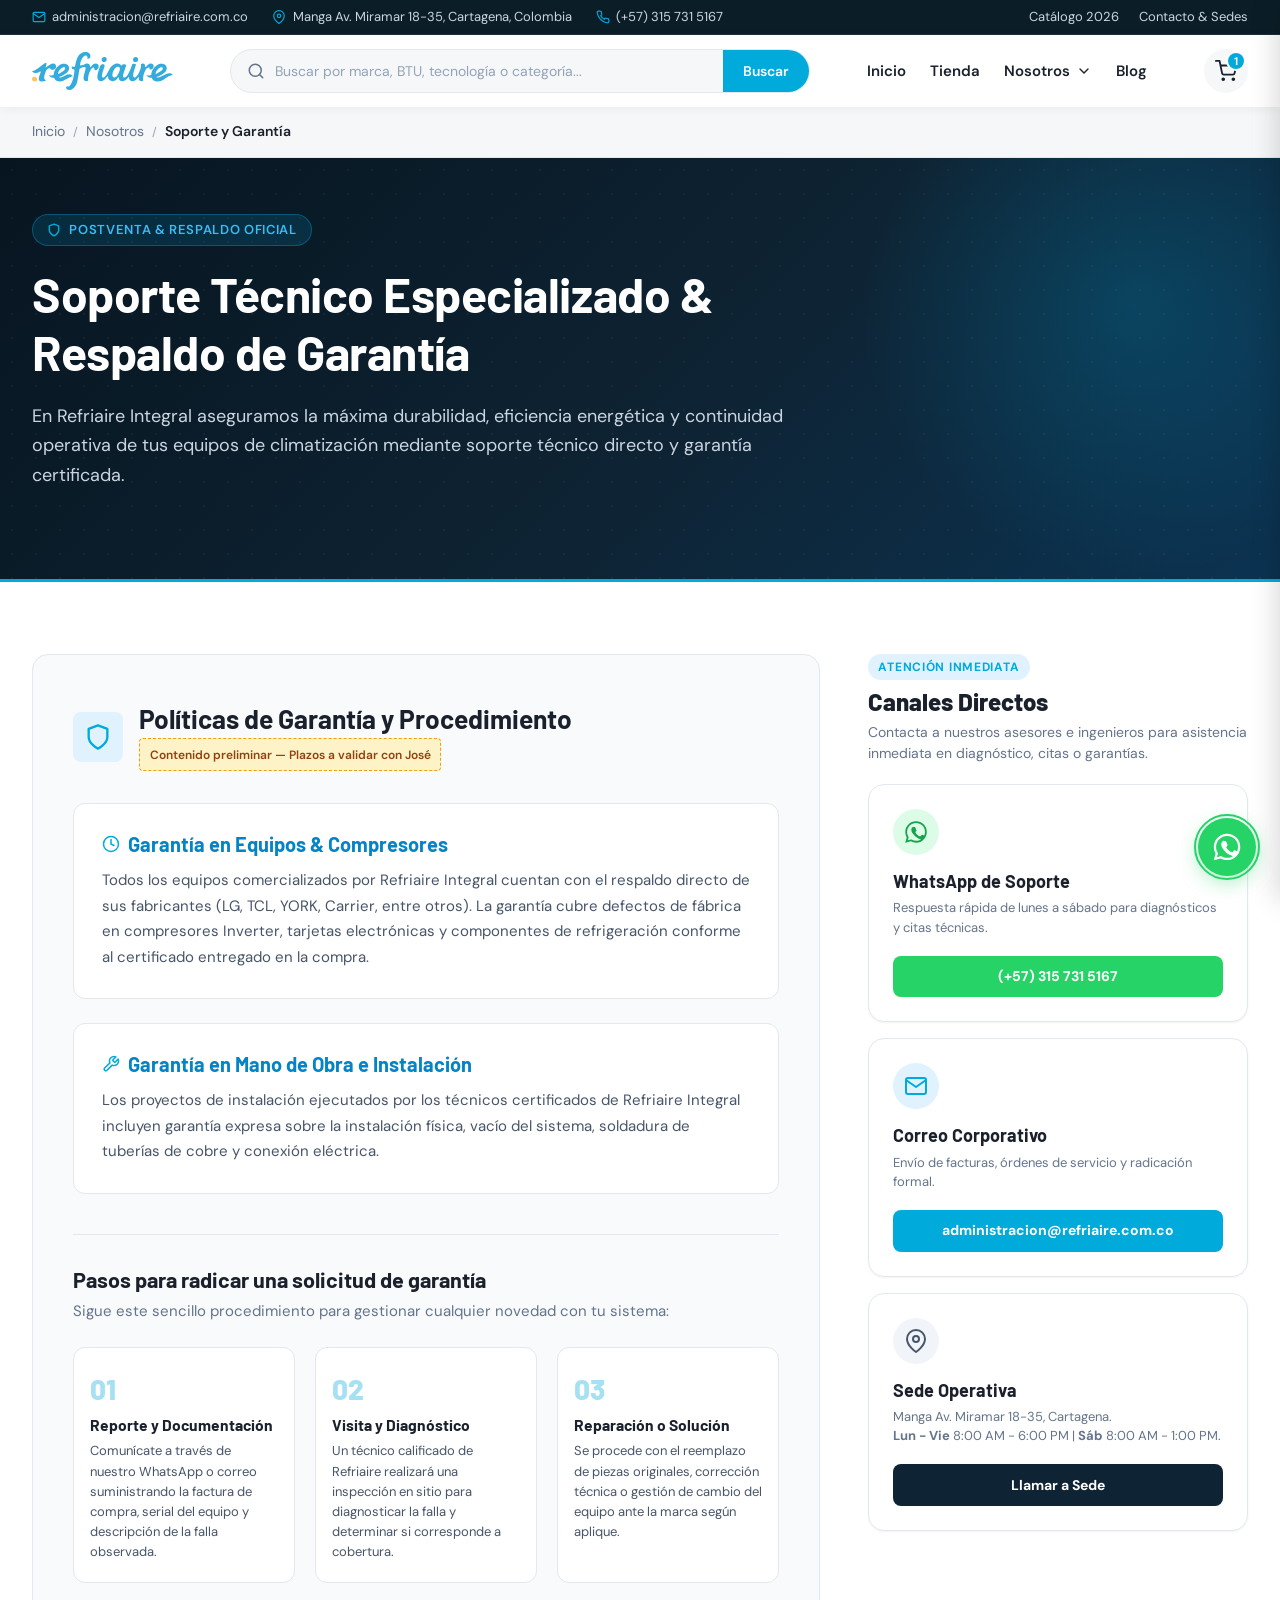
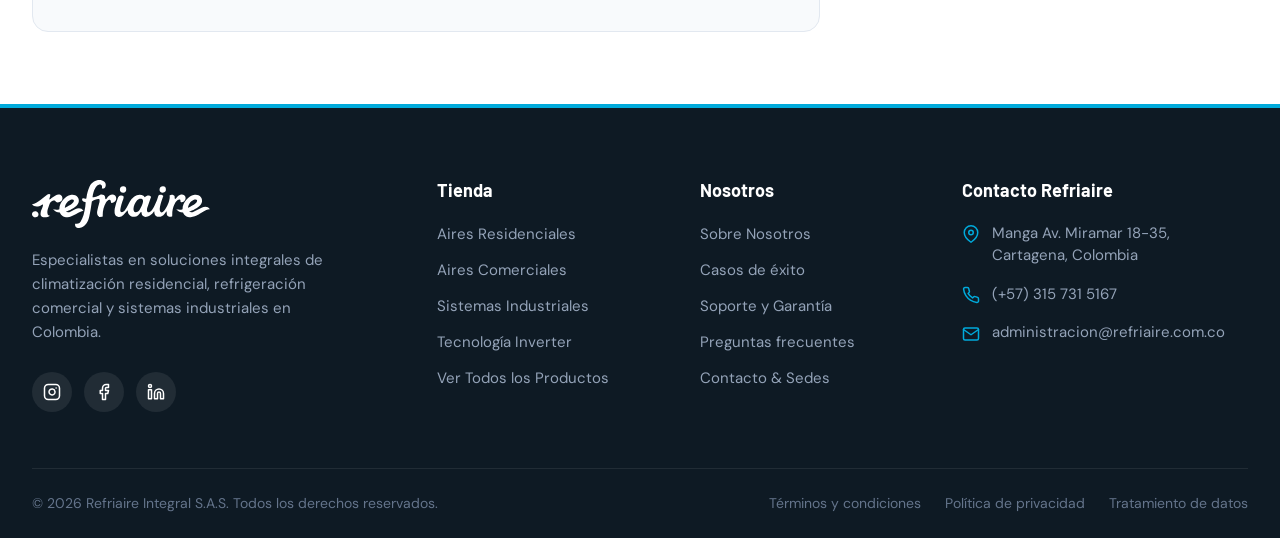
<file: soporte-y-garantia.html>
<!DOCTYPE html>
<html lang="es">
<head>
  <meta charset="UTF-8">
  <meta name="viewport" content="width=device-width, initial-scale=1.0">
  <title>Soporte Técnico y Garantía | Refriaire Integral</title>
  
  <!-- Favicon -->
  <link rel="icon" type="image/svg+xml" href="LOGOS/Refri-logo-azul-01.svg">

  <!-- CSS Stylesheets -->
  <link rel="stylesheet" href="css/styles.css">
  <link rel="stylesheet" href="css/navbar-footer.css">
  <link rel="stylesheet" href="css/nosotros.css">
</head>
<body>

  <!-- TOP UTILITY BAR -->
  <div class="top-bar">
    <div class="container">
      <div class="top-bar-contact">
        <div class="top-bar-item">
          <svg width="14" height="14" viewBox="0 0 24 24" fill="none" stroke="currentColor" stroke-width="2" stroke-linecap="round" stroke-linejoin="round"><path d="M4 4h16c1.1 0 2 .9 2 2v12c0 1.1-.9 2-2 2H4c-1.1 0-2-.9-2-2V6c0-1.1.9-2 2-2z"></path><polyline points="22,6 12,13 2,6"></polyline></svg>
          <a href="mailto:administracion@refriaire.com.co">administracion@refriaire.com.co</a>
        </div>
        <div class="top-bar-item hide-mobile">
          <svg width="14" height="14" viewBox="0 0 24 24" fill="none" stroke="currentColor" stroke-width="2" stroke-linecap="round" stroke-linejoin="round"><path d="M21 10c0 7-9 13-9 13s-9-6-9-13a9 9 0 0 1 18 0z"></path><circle cx="12" cy="10" r="3"></circle></svg>
          <span>Manga Av. Miramar 18-35, Cartagena, Colombia</span>
        </div>
        <div class="top-bar-item">
          <svg width="14" height="14" viewBox="0 0 24 24" fill="none" stroke="currentColor" stroke-width="2" stroke-linecap="round" stroke-linejoin="round"><path d="M22 16.92v3a2 2 0 0 1-2.18 2 19.79 19.79 0 0 1-8.63-3.07 19.5 19.5 0 0 1-6-6 19.79 19.79 0 0 1-3.07-8.67A2 2 0 0 1 4.11 2h3a2 2 0 0 1 2 1.72 12.84 12.84 0 0 0 .7 2.81 2 2 0 0 1-.45 2.11L8.09 9.91a16 16 0 0 0 6 6l1.27-1.27a2 2 0 0 1 2.11-.45 12.84 12.84 0 0 0 2.81.7A2 2 0 0 1 22 16.92z"></path></svg>
          <a href="tel:+573157315167">(+57) 315 731 5167</a>
        </div>
      </div>
      <div class="top-bar-links">
        <a href="tienda.html">Catálogo 2026</a>
        <a href="index.html#contacto">Contacto & Sedes</a>
      </div>
    </div>
  </div>

  <!-- SITE HEADER / NAVBAR -->
  <header class="site-header">
    <div class="container">
      <div class="navbar-main">
        <div class="navbar-inner">
          
          <!-- Logo -->
          <a href="index.html" class="brand-logo" aria-label="Refriaire Integral Inicio">
            <img src="LOGOS/LOGO COMPLETO.svg" alt="Refriaire Integral Logo">
          </a>

          <!-- Central Search Bar -->
          <div class="header-search">
            <form class="search-form" action="tienda.html" method="GET">
              <span class="search-icon-left">
                <svg width="18" height="18" viewBox="0 0 24 24" fill="none" stroke="currentColor" stroke-width="2" stroke-linecap="round" stroke-linejoin="round"><circle cx="11" cy="11" r="8"></circle><line x1="21" y1="21" x2="16.65" y2="16.65"></line></svg>
              </span>
              <input type="text" name="q" class="search-input" placeholder="Buscar por marca, BTU, tecnología o categoría..." aria-label="Buscar productos">
              <button type="submit" class="search-btn">
                <span>Buscar</span>
              </button>
            </form>
          </div>

          <!-- Desktop Navigation Menu -->
          <nav class="navbar-nav" aria-label="Navegación principal">
            <a href="index.html" class="nav-link">Inicio</a>
            <a href="tienda.html" class="nav-link">Tienda</a>
            
            <!-- Nosotros Dropdown -->
            <div class="nav-dropdown is-active">
              <button class="nav-dropdown-btn" type="button" aria-haspopup="true" aria-expanded="false">
                <span>Nosotros</span>
                <svg class="dropdown-arrow" width="16" height="16" viewBox="0 0 24 24" fill="none" stroke="currentColor" stroke-width="2" stroke-linecap="round" stroke-linejoin="round"><polyline points="6 9 12 15 18 9"></polyline></svg>
              </button>
              <div class="dropdown-menu">
                <a href="nosotros.html" class="dropdown-item">
                  <svg width="16" height="16" viewBox="0 0 24 24" fill="none" stroke="currentColor" stroke-width="2" stroke-linecap="round" stroke-linejoin="round"><path d="M20 21v-2a4 4 0 0 0-4-4H8a4 4 0 0 0-4 4v2"></path><circle cx="12" cy="7" r="4"></circle></svg>
                  <span>Sobre Nosotros</span>
                </a>
                <a href="casos-de-exito.html" class="dropdown-item">
                  <svg width="16" height="16" viewBox="0 0 24 24" fill="none" stroke="currentColor" stroke-width="2" stroke-linecap="round" stroke-linejoin="round"><polygon points="12 2 15.09 8.26 22 9.27 17 14.14 18.18 21.02 12 17.77 5.82 21.02 7 14.14 2 9.27 8.91 8.26 12 2"></polygon></svg>
                  <span>Casos de éxito</span>
                </a>
                <a href="soporte-y-garantia.html" class="dropdown-item active">
                  <svg width="16" height="16" viewBox="0 0 24 24" fill="none" stroke="currentColor" stroke-width="2" stroke-linecap="round" stroke-linejoin="round"><path d="M12 22s8-4 8-10V5l-8-3-8 3v7c0 6 8 10 8 10z"></path></svg>
                  <span>Soporte y Garantía</span>
                </a>
                <a href="preguntas-y-respuestas.html" class="dropdown-item">
                  <svg width="16" height="16" viewBox="0 0 24 24" fill="none" stroke="currentColor" stroke-width="2" stroke-linecap="round" stroke-linejoin="round"><circle cx="12" cy="12" r="10"></circle><path d="M9.09 9a3 3 0 0 1 5.83 1c0 2-3 3-3 3"></path><line x1="12" y1="17" x2="12.01" y2="17"></line></svg>
                  <span>Preguntas y respuestas</span>
                </a>
              </div>
            </div>

            <a href="noticia.html" class="nav-link">Blog</a>
          </nav>

          <!-- Navbar Actions -->
          <div class="navbar-actions">
            <div class="cart-wrapper">
              <button class="cart-btn" id="cartBtn" aria-label="Ver carrito de compras" type="button">
                <svg width="22" height="22" viewBox="0 0 24 24" fill="none" stroke="currentColor" stroke-width="2" stroke-linecap="round" stroke-linejoin="round"><circle cx="9" cy="21" r="1"></circle><circle cx="20" cy="21" r="1"></circle><path d="M1 1h4l2.68 13.39a2 2 0 0 0 2 1.61h9.72a2 2 0 0 0 2-1.61L23 6H6"></path></svg>
                <span class="cart-badge" id="cartBadge">1</span>
              </button>

              <div class="cart-dropdown" id="cartDropdown" aria-label="Resumen de carrito">
                <div class="cart-dropdown-header">
                  <h3 class="cart-dropdown-title">
                    <svg width="18" height="18" viewBox="0 0 24 24" fill="none" stroke="currentColor" stroke-width="2" stroke-linecap="round" stroke-linejoin="round"><circle cx="9" cy="21" r="1"></circle><circle cx="20" cy="21" r="1"></circle><path d="M1 1h4l2.68 13.39a2 2 0 0 0 2 1.61h9.72a2 2 0 0 0 2-1.61L23 6H6"></path></svg>
                    Tu Carrito de Compras
                  </h3>
                  <button type="button" class="cart-dropdown-close" id="cartCloseBtn" aria-label="Cerrar">
                    <svg width="16" height="16" viewBox="0 0 24 24" fill="none" stroke="currentColor" stroke-width="2" stroke-linecap="round" stroke-linejoin="round"><line x1="18" y1="6" x2="6" y2="18"></line><line x1="6" y1="6" x2="18" y2="18"></line></svg>
                  </button>
                </div>

                <div class="cart-dropdown-items" id="cartDropdownItems"></div>

                <div class="cart-dropdown-footer">
                  <div class="cart-subtotal-row">
                    <span class="cart-subtotal-label">Subtotal estimado:</span>
                    <span class="cart-subtotal-val" id="cartSubtotal">$1.836.000</span>
                  </div>
                  <button type="button" class="btn btn-primary btn-checkout" id="checkoutBtn">Continuar al Pago</button>
                </div>
              </div>
            </div>

            <!-- Mobile Hamburger Button -->
            <button class="mobile-menu-btn" id="mobileMenuBtn" aria-label="Abrir menú de navegación">
              <svg width="24" height="24" viewBox="0 0 24 24" fill="none" stroke="currentColor" stroke-width="2" stroke-linecap="round" stroke-linejoin="round"><line x1="3" y1="12" x2="21" y2="12"></line><line x1="3" y1="6" x2="21" y2="6"></line><line x1="3" y1="18" x2="21" y2="18"></line></svg>
            </button>
          </div>

        </div>

        <!-- Mobile Dedicated Search Row -->
        <div class="mobile-search-row">
          <form class="search-form" action="tienda.html" method="GET">
            <span class="search-icon-left">
              <svg width="18" height="18" viewBox="0 0 24 24" fill="none" stroke="currentColor" stroke-width="2" stroke-linecap="round" stroke-linejoin="round"><circle cx="11" cy="11" r="8"></circle><line x1="21" y1="21" x2="16.65" y2="16.65"></line></svg>
            </span>
            <input type="text" name="q" class="search-input" placeholder="Buscar aires, BTU o tecnología..." aria-label="Buscar productos en móvil">
            <button type="submit" class="search-btn" aria-label="Buscar">
              <svg width="16" height="16" viewBox="0 0 24 24" fill="none" stroke="currentColor" stroke-width="2.5" stroke-linecap="round" stroke-linejoin="round"><circle cx="11" cy="11" r="8"></circle><line x1="21" y1="21" x2="16.65" y2="16.65"></line></svg>
            </button>
          </form>
        </div>

      </div>
    </div>
  </header>

  <!-- MOBILE NAVIGATION DRAWER -->
  <div class="mobile-drawer-overlay" id="mobileDrawerOverlay"></div>
  <div class="mobile-drawer" id="mobileNavDrawer" aria-label="Menú móvil">
    <div class="mobile-drawer-header">
      <img src="LOGOS/LOGO COMPLETO.svg" alt="Refriaire Integral" style="height: 36px;">
      <button class="mobile-drawer-close" id="mobileDrawerClose" aria-label="Cerrar menú">
        <svg width="20" height="20" viewBox="0 0 24 24" fill="none" stroke="currentColor" stroke-width="2" stroke-linecap="round" stroke-linejoin="round"><line x1="18" y1="6" x2="6" y2="18"></line><line x1="6" y1="6" x2="18" y2="18"></line></svg>
      </button>
    </div>
    
    <div class="mobile-nav-list">
      <a href="index.html" class="mobile-nav-link">Inicio</a>
      <a href="tienda.html" class="mobile-nav-link">Tienda</a>
      
      <!-- Mobile Accordion Nosotros -->
      <div class="mobile-accordion is-open">
        <a href="#" class="mobile-nav-link mobile-accordion-btn active">
          <span>Nosotros</span>
          <svg class="dropdown-arrow" width="18" height="18" viewBox="0 0 24 24" fill="none" stroke="currentColor" stroke-width="2" stroke-linecap="round" stroke-linejoin="round"><polyline points="6 9 12 15 18 9"></polyline></svg>
        </a>
        <div class="mobile-accordion-content">
          <a href="nosotros.html" class="mobile-sublink">Sobre Nosotros</a>
          <a href="casos-de-exito.html" class="mobile-sublink">Casos de éxito</a>
          <a href="soporte-y-garantia.html" class="mobile-sublink active">Soporte y Garantía</a>
          <a href="preguntas-y-respuestas.html" class="mobile-sublink">Preguntas y respuestas</a>
        </div>
      </div>
      
      <a href="noticia.html" class="mobile-nav-link">Blog</a>
    </div>
  </div>

  <main>
    <!-- 1. BREADCRUMB -->
    <div class="subpage-breadcrumb-wrap">
      <div class="container">
        <nav class="subpage-breadcrumb" aria-label="Ruta de navegación">
          <a href="index.html">Inicio</a>
          <span class="breadcrumb-separator">/</span>
          <span>Nosotros</span>
          <span class="breadcrumb-separator">/</span>
          <span class="breadcrumb-current">Soporte y Garantía</span>
        </nav>
      </div>
    </div>

    <!-- 2. HERO BANNER -->
    <section class="subpage-hero" aria-label="Soporte y Garantía">
      <div class="container">
        <div class="subpage-hero-content">
          <div class="hero-pill-badge">
            <svg width="14" height="14" viewBox="0 0 24 24" fill="none" stroke="currentColor" stroke-width="2.5" stroke-linecap="round" stroke-linejoin="round"><path d="M12 22s8-4 8-10V5l-8-3-8 3v7c0 6 8 10 8 10z"></path></svg>
            Postventa & Respaldo Oficial
          </div>
          <h1 class="subpage-hero-title">Soporte Técnico Especializado & Respaldo de Garantía</h1>
          <p class="subpage-hero-desc">
            En Refriaire Integral aseguramos la máxima durabilidad, eficiencia energética y continuidad operativa de tus equipos de climatización mediante soporte técnico directo y garantía certificada.
          </p>
        </div>
      </div>
    </section>

    <!-- 3. CONTENIDO PRINCIPAL: POLÍTICAS (IZQ) Y ATENCIÓN INMEDIATA (DER) -->
    <section class="section-support-warranty" aria-label="Soporte y Garantía">
      <div class="container">
        
        <div class="support-warranty-layout">
          
          <!-- COLUMNA IZQUIERDA: POLÍTICAS Y PROCEDIMIENTO -->
          <div class="warranty-main-col">
            
            <div class="warranty-policy-block">
              <div class="warranty-header-row">
                <div class="warranty-header-icon">
                  <svg width="28" height="28" viewBox="0 0 24 24" fill="none" stroke="currentColor" stroke-width="2" stroke-linecap="round" stroke-linejoin="round"><path d="M12 22s8-4 8-10V5l-8-3-8 3v7c0 6 8 10 8 10z"></path></svg>
                </div>
                <div>
                  <h2 style="font-family: var(--font-heading); font-size: 1.65rem; font-weight: 700; color: var(--color-text-main); margin-bottom: 0.25rem;">
                    Políticas de Garantía y Procedimiento
                  </h2>
                  <div class="case-placeholder-notice" style="display: inline-flex;">
                    <!-- PLACEHOLDER: texto a confirmar con José -->
                    <span>Contenido preliminar — Plazos a validar con José</span>
                  </div>
                </div>
              </div>

              <div class="warranty-cards-stack">
                <div class="warranty-info-card">
                  <h3 class="warranty-info-title">
                    <svg width="18" height="18" viewBox="0 0 24 24" fill="none" stroke="currentColor" stroke-width="2" stroke-linecap="round" stroke-linejoin="round"><circle cx="12" cy="12" r="10"></circle><polyline points="12 6 12 12 16 14"></polyline></svg>
                    Garantía en Equipos & Compresores
                  </h3>
                  <p class="warranty-info-desc">
                    Todos los equipos comercializados por Refriaire Integral cuentan con el respaldo directo de sus fabricantes (LG, TCL, YORK, Carrier, entre otros). La garantía cubre defectos de fábrica en compresores Inverter, tarjetas electrónicas y componentes de refrigeración conforme al certificado entregado en la compra.
                  </p>
                </div>

                <div class="warranty-info-card">
                  <h3 class="warranty-info-title">
                    <svg width="18" height="18" viewBox="0 0 24 24" fill="none" stroke="currentColor" stroke-width="2" stroke-linecap="round" stroke-linejoin="round"><path d="M14.7 6.3a1 1 0 0 0 0 1.4l1.6 1.6a1 1 0 0 0 1.4 0l3.77-3.77a6 6 0 0 1-7.94 7.94l-6.91 6.91a2.12 2.12 0 0 1-3-3l6.91-6.91a6 6 0 0 1 7.94-7.94l-3.76 3.76z"></path></svg>
                    Garantía en Mano de Obra e Instalación
                  </h3>
                  <p class="warranty-info-desc">
                    Los proyectos de instalación ejecutados por los técnicos certificados de Refriaire Integral incluyen garantía expresa sobre la instalación física, vacío del sistema, soldadura de tuberías de cobre y conexión eléctrica.
                  </p>
                </div>
              </div>

              <div class="warranty-steps-wrap">
                <h3 style="font-family: var(--font-heading); font-size: 1.35rem; font-weight: 700; color: var(--color-text-main); margin-bottom: 0.5rem;">
                  Pasos para radicar una solicitud de garantía
                </h3>
                <p style="color: var(--color-text-muted); font-size: 0.9375rem; margin-bottom: 1.5rem;">
                  Sigue este sencillo procedimiento para gestionar cualquier novedad con tu sistema:
                </p>

                <div class="warranty-steps-grid">
                  <div class="warranty-step-item">
                    <div class="warranty-step-num">01</div>
                    <h4 class="warranty-step-title">Reporte y Documentación</h4>
                    <p class="warranty-step-text">
                      Comunícate a través de nuestro WhatsApp o correo suministrando la factura de compra, serial del equipo y descripción de la falla observada.
                    </p>
                  </div>
                  <div class="warranty-step-item">
                    <div class="warranty-step-num">02</div>
                    <h4 class="warranty-step-title">Visita y Diagnóstico</h4>
                    <p class="warranty-step-text">
                      Un técnico calificado de Refriaire realizará una inspección en sitio para diagnosticar la falla y determinar si corresponde a cobertura.
                    </p>
                  </div>
                  <div class="warranty-step-item">
                    <div class="warranty-step-num">03</div>
                    <h4 class="warranty-step-title">Reparación o Solución</h4>
                    <p class="warranty-step-text">
                      Se procede con el reemplazo de piezas originales, corrección técnica o gestión de cambio del equipo ante la marca según aplique.
                    </p>
                  </div>
                </div>
              </div>

            </div>

          </div>

          <!-- COLUMNA DERECHA: ATENCIÓN INMEDIATA (CHANNELS) -->
          <aside class="support-sidebar-col" aria-label="Canales de Atención Inmediata">
            <div class="support-sidebar-sticky">
              
              <div class="support-sidebar-header">
                <span class="support-sidebar-tagline">Atención Inmediata</span>
                <h3 class="support-sidebar-title">Canales Directos</h3>
                <p class="support-sidebar-subtitle">
                  Contacta a nuestros asesores e ingenieros para asistencia inmediata en diagnóstico, citas o garantías.
                </p>
              </div>

              <div class="support-sidebar-cards">
                <!-- WhatsApp Soporte -->
                <div class="support-channel-card">
                  <div class="support-channel-icon icon-whatsapp">
                    <svg width="26" height="26" viewBox="0 0 24 24" fill="currentColor"><path d="M12.04 2C6.58 2 2.13 6.45 2.13 11.91C2.13 13.66 2.59 15.36 3.45 16.86L2.05 22L7.3 20.62C8.75 21.41 10.38 21.83 12.04 21.83C17.5 21.83 21.95 17.38 21.95 11.92C21.95 9.27 20.92 6.78 19.05 4.91C17.18 3.04 14.69 2 12.04 2M12.05 3.67C14.25 3.67 16.31 4.53 17.87 6.09C19.42 7.65 20.28 9.72 20.28 11.92C20.28 16.46 16.58 20.15 12.04 20.15C10.56 20.15 9.11 19.76 7.85 19L7.55 18.83L4.43 19.65L5.26 16.61L5.06 16.29C4.24 14.99 3.8 13.47 3.8 11.91C3.81 7.37 7.5 3.67 12.05 3.67M9.53 7.34C9.33 7.34 9 7.42 8.73 7.71C8.45 8.01 7.69 8.73 7.69 10.19C7.69 11.65 8.75 13.06 8.9 13.26C9.05 13.46 11.14 16.68 14.34 18.06C15.1 18.39 15.69 18.59 16.15 18.73C16.91 18.97 17.6 18.94 18.15 18.86C18.76 18.77 20.03 18.09 20.29 17.35C20.55 16.61 20.55 15.98 20.47 15.85C20.39 15.72 20.19 15.65 19.89 15.5C19.59 15.35 18.11 14.62 17.84 14.52C17.56 14.42 17.36 14.37 17.16 14.67C16.96 14.97 16.38 15.65 16.21 15.85C16.03 16.05 15.86 16.07 15.56 15.92C15.26 15.77 14.3 15.46 13.16 14.44C12.27 13.65 11.67 12.67 11.5 12.37C11.33 12.07 11.48 11.91 11.63 11.76C11.77 11.62 11.94 11.4 12.09 11.23C12.24 11.06 12.29 10.93 12.39 10.73C12.49 10.53 12.44 10.36 12.36 10.21C12.29 10.06 11.69 8.58 11.44 7.97C11.2 7.38 10.95 7.46 10.77 7.45C10.6 7.44 10.4 7.44 10.2 7.44L9.53 7.34Z"/></svg>
                  </div>
                  <h4 class="support-channel-title">WhatsApp de Soporte</h4>
                  <p class="support-channel-desc">
                    Respuesta rápida de lunes a sábado para diagnósticos y citas técnicas.
                  </p>
                  <a href="https://wa.me/573157315167?text=Hola%20Refriaire%20Integral,%20solicito%20soporte%20técnico%20para%20un%20equipo" target="_blank" rel="noopener noreferrer" class="support-btn-action btn-whatsapp">
                    <span>(+57) 315 731 5167</span>
                  </a>
                </div>

                <!-- Correo de Soporte -->
                <div class="support-channel-card">
                  <div class="support-channel-icon icon-email">
                    <svg width="24" height="24" viewBox="0 0 24 24" fill="none" stroke="currentColor" stroke-width="2" stroke-linecap="round" stroke-linejoin="round"><path d="M4 4h16c1.1 0 2 .9 2 2v12c0 1.1-.9 2-2 2H4c-1.1 0-2-.9-2-2V6c0-1.1.9-2 2-2z"></path><polyline points="22,6 12,13 2,6"></polyline></svg>
                  </div>
                  <h4 class="support-channel-title">Correo Corporativo</h4>
                  <p class="support-channel-desc">
                    Envío de facturas, órdenes de servicio y radicación formal.
                  </p>
                  <a href="mailto:administracion@refriaire.com.co" class="support-btn-action btn-email">
                    <span>administracion@refriaire.com.co</span>
                  </a>
                </div>

                <!-- Sede Operativa -->
                <div class="support-channel-card">
                  <div class="support-channel-icon icon-location">
                    <svg width="24" height="24" viewBox="0 0 24 24" fill="none" stroke="currentColor" stroke-width="2" stroke-linecap="round" stroke-linejoin="round"><path d="M21 10c0 7-9 13-9 13s-9-6-9-13a9 9 0 0 1 18 0z"></path><circle cx="12" cy="10" r="3"></circle></svg>
                  </div>
                  <h4 class="support-channel-title">Sede Operativa</h4>
                  <p class="support-channel-desc">
                    Manga Av. Miramar 18-35, Cartagena.<br>
                    <strong>Lun - Vie</strong> 8:00 AM - 6:00 PM | <strong>Sáb</strong> 8:00 AM - 1:00 PM.
                  </p>
                  <a href="tel:+573157315167" class="support-btn-action" style="background: #0E2333; color: #fff;">
                    <span>Llamar a Sede</span>
                  </a>
                </div>
              </div>

            </div>
          </aside>

        </div>

      </div>
    </section>
  </main>

  <!-- SITE FOOTER -->
  <footer class="site-footer" id="contacto">
    <div class="container">
      
      <div class="footer-top">
        
        <!-- Col 1: Brand Info & Socials -->
        <div class="footer-brand">
          <a href="index.html" class="footer-logo">
            <img src="LOGOS/LOGO COMPLETO.svg" alt="Refriaire Integral">
          </a>
          <p class="footer-desc">
            Especialistas en soluciones integrales de climatización residencial, refrigeración comercial y sistemas industriales en Colombia.
          </p>
          <div class="footer-socials">
            <a href="https://www.instagram.com/refriaire_integral/" target="_blank" rel="noopener noreferrer" class="social-icon instagram" aria-label="Instagram Refriaire Integral">
              <svg width="18" height="18" viewBox="0 0 24 24" fill="none" stroke="currentColor" stroke-width="2" stroke-linecap="round" stroke-linejoin="round"><rect x="2" y="2" width="20" height="20" rx="5" ry="5"></rect><path d="M16 11.37A4 4 0 1 1 12.63 8 4 4 0 0 1 16 11.37z"></path><line x1="17.5" y1="6.5" x2="17.51" y2="6.5"></line></svg>
            </a>
            <a href="#" class="social-icon" aria-label="Facebook">
              <svg width="18" height="18" viewBox="0 0 24 24" fill="none" stroke="currentColor" stroke-width="2" stroke-linecap="round" stroke-linejoin="round"><path d="M18 2h-3a5 5 0 0 0-5 5v3H7v4h3v8h4v-8h3l1-4h-4V7a1 1 0 0 1 1-1h3z"></path></svg>
            </a>
            <a href="#" class="social-icon" aria-label="LinkedIn">
              <svg width="18" height="18" viewBox="0 0 24 24" fill="none" stroke="currentColor" stroke-width="2" stroke-linecap="round" stroke-linejoin="round"><path d="M16 8a6 6 0 0 1 6 6v7h-4v-7a2 2 0 0 0-2-2 2 2 0 0 0-2 2v7h-4v-7a6 6 0 0 1 6-6z"></path><rect x="2" y="9" width="4" height="12"></rect><circle cx="4" cy="4" r="2"></circle></svg>
            </a>
          </div>
        </div>

        <!-- Col 2: Tienda & Categorías -->
        <div>
          <h4 class="footer-heading">Tienda</h4>
          <ul class="footer-links">
            <li><a href="tienda.html?categoria=residenciales">Aires Residenciales</a></li>
            <li><a href="tienda.html?categoria=comerciales">Aires Comerciales</a></li>
            <li><a href="tienda.html?categoria=industriales">Sistemas Industriales</a></li>
            <li><a href="tienda.html?tecnologia=inverter">Tecnología Inverter</a></li>
            <li><a href="tienda.html">Ver Todos los Productos</a></li>
          </ul>
        </div>

        <!-- Col 3: Nosotros & Soporte -->
        <div>
          <h4 class="footer-heading">Nosotros</h4>
          <ul class="footer-links">
            <li><a href="nosotros.html">Sobre Nosotros</a></li>
            <li><a href="casos-de-exito.html">Casos de éxito</a></li>
            <li><a href="soporte-y-garantia.html">Soporte y Garantía</a></li>
            <li><a href="preguntas-y-respuestas.html">Preguntas frecuentes</a></li>
            <li><a href="index.html#contacto">Contacto & Sedes</a></li>
          </ul>
        </div>

        <!-- Col 4: Contacto Oficial -->
        <div>
          <h4 class="footer-heading">Contacto Refriaire</h4>
          <div class="footer-contact-list">
            <div class="footer-contact-item">
              <svg width="18" height="18" viewBox="0 0 24 24" fill="none" stroke="currentColor" stroke-width="2" stroke-linecap="round" stroke-linejoin="round"><path d="M21 10c0 7-9 13-9 13s-9-6-9-13a9 9 0 0 1 18 0z"></path><circle cx="12" cy="10" r="3"></circle></svg>
              <span>Manga Av. Miramar 18-35, Cartagena, Colombia</span>
            </div>
            <div class="footer-contact-item">
              <svg width="18" height="18" viewBox="0 0 24 24" fill="none" stroke="currentColor" stroke-width="2" stroke-linecap="round" stroke-linejoin="round"><path d="M22 16.92v3a2 2 0 0 1-2.18 2 19.79 19.79 0 0 1-8.63-3.07 19.5 19.5 0 0 1-6-6 19.79 19.79 0 0 1-3.07-8.67A2 2 0 0 1 4.11 2h3a2 2 0 0 1 2 1.72 12.84 12.84 0 0 0 .7 2.81 2 2 0 0 1-.45 2.11L8.09 9.91a16 16 0 0 0 6 6l1.27-1.27a2 2 0 0 1 2.11-.45 12.84 12.84 0 0 0 2.81.7A2 2 0 0 1 22 16.92z"></path></svg>
              <span>(+57) 315 731 5167</span>
            </div>
            <div class="footer-contact-item">
              <svg width="18" height="18" viewBox="0 0 24 24" fill="none" stroke="currentColor" stroke-width="2" stroke-linecap="round" stroke-linejoin="round"><path d="M4 4h16c1.1 0 2 .9 2 2v12c0 1.1-.9 2-2 2H4c-1.1 0-2-.9-2-2V6c0-1.1.9-2 2-2z"></path><polyline points="22,6 12,13 2,6"></polyline></svg>
              <span>administracion@refriaire.com.co</span>
            </div>
          </div>
        </div>

      </div>

      <div class="footer-bottom">
        <div>&copy; 2026 Refriaire Integral S.A.S. Todos los derechos reservados.</div>
        <div style="display: flex; gap: 1.5rem;">
          <a href="#">Términos y condiciones</a>
          <a href="#">Política de privacidad</a>
          <a href="#">Tratamiento de datos</a>
        </div>
      </div>

    </div>
  </footer>

  <!-- FLOATING WHATSAPP BUTTON -->
  <a href="https://wa.me/573157315167?text=Hola%20Refriaire%20Integral,%20solicito%20asesoría%20sobre%20un%20aire%20acondicionado" 
     target="_blank" 
     rel="noopener noreferrer" 
     class="whatsapp-float-btn" 
     aria-label="Hablar por WhatsApp con un asesor de Refriaire">
    <div class="whatsapp-pulse"></div>
    <span class="whatsapp-tooltip">¿Necesitas asesoría? ¡Escríbenos!</span>
    <svg width="32" height="32" viewBox="0 0 24 24" fill="currentColor">
      <path d="M12.04 2C6.58 2 2.13 6.45 2.13 11.91C2.13 13.66 2.59 15.36 3.45 16.86L2.05 22L7.3 20.62C8.75 21.41 10.38 21.83 12.04 21.83C17.5 21.83 21.95 17.38 21.95 11.92C21.95 9.27 20.92 6.78 19.05 4.91C17.18 3.04 14.69 2 12.04 2M12.05 3.67C14.25 3.67 16.31 4.53 17.87 6.09C19.42 7.65 20.28 9.72 20.28 11.92C20.28 16.46 16.58 20.15 12.04 20.15C10.56 20.15 9.11 19.76 7.85 19L7.55 18.83L4.43 19.65L5.26 16.61L5.06 16.29C4.24 14.99 3.8 13.47 3.8 11.91C3.81 7.37 7.5 3.67 12.05 3.67M9.53 7.34C9.33 7.34 9 7.42 8.73 7.71C8.45 8.01 7.69 8.73 7.69 10.19C7.69 11.65 8.75 13.06 8.9 13.26C9.05 13.46 11.14 16.68 14.34 18.06C15.1 18.39 15.69 18.59 16.15 18.73C16.91 18.97 17.6 18.94 18.15 18.86C18.76 18.77 20.03 18.09 20.29 17.35C20.55 16.61 20.55 15.98 20.47 15.85C20.39 15.72 20.19 15.65 19.89 15.5C19.59 15.35 18.11 14.62 17.84 14.52C17.56 14.42 17.36 14.37 17.16 14.67C16.96 14.97 16.38 15.65 16.21 15.85C16.03 16.05 15.86 16.07 15.56 15.92C15.26 15.77 14.3 15.46 13.16 14.44C12.27 13.65 11.67 12.67 11.5 12.37C11.33 12.07 11.48 11.91 11.63 11.76C11.77 11.62 11.94 11.4 12.09 11.23C12.24 11.06 12.29 10.93 12.39 10.73C12.49 10.53 12.44 10.36 12.36 10.21C12.29 10.06 11.69 8.58 11.44 7.97C11.2 7.38 10.95 7.46 10.77 7.45C10.6 7.44 10.4 7.44 10.2 7.44L9.53 7.34Z"/>
    </svg>
  </a>

  <!-- Scripts -->
  <script src="js/main.js"></script>
</body>
</html>
</file>
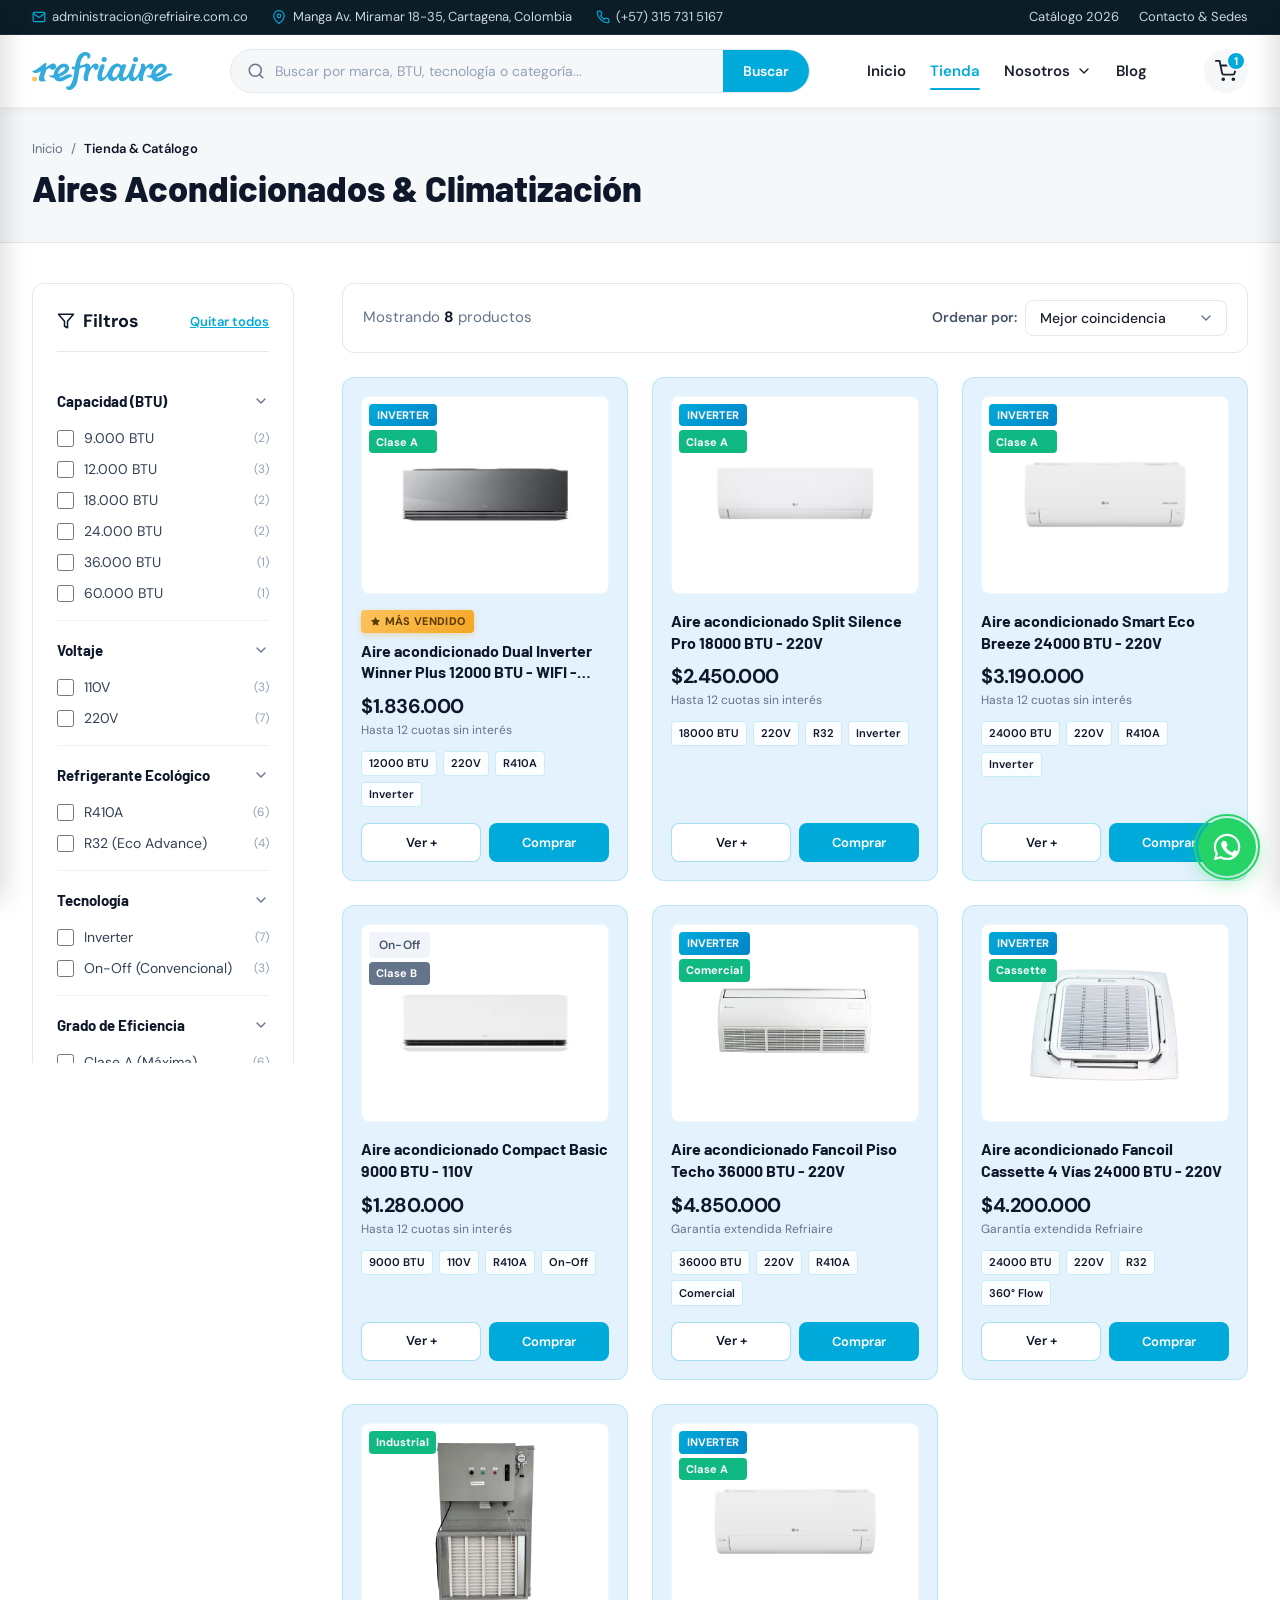
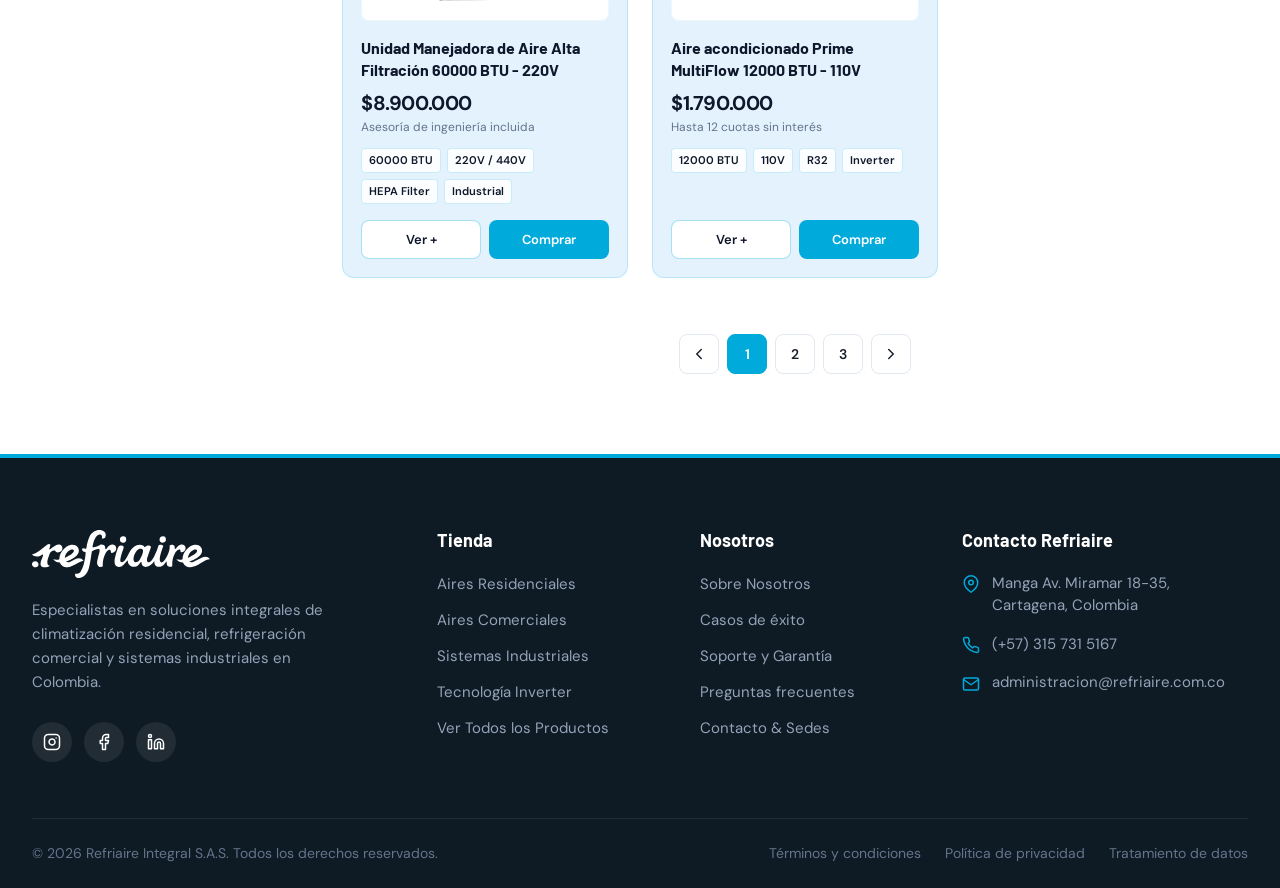
<file: tienda.html>
<!DOCTYPE html>
<html lang="es">
<head>
  <meta charset="UTF-8">
  <meta name="viewport" content="width=device-width, initial-scale=1.0">
  <title>Tienda & Catálogo de Aires Acondicionados | Refriaire Integral</title>
  
  <!-- Favicon -->
  <link rel="icon" type="image/svg+xml" href="LOGOS/Refri-logo-azul-01.svg">

  <!-- CSS Stylesheets -->
  <link rel="stylesheet" href="css/styles.css">
  <link rel="stylesheet" href="css/navbar-footer.css">
  <link rel="stylesheet" href="css/product-card.css">
  <link rel="stylesheet" href="css/tienda.css">
</head>
<body>

  <!-- TOP UTILITY BAR -->
  <div class="top-bar">
    <div class="container">
      <div class="top-bar-contact">
        <div class="top-bar-item">
          <svg width="14" height="14" viewBox="0 0 24 24" fill="none" stroke="currentColor" stroke-width="2" stroke-linecap="round" stroke-linejoin="round"><path d="M4 4h16c1.1 0 2 .9 2 2v12c0 1.1-.9 2-2 2H4c-1.1 0-2-.9-2-2V6c0-1.1.9-2 2-2z"></path><polyline points="22,6 12,13 2,6"></polyline></svg>
          <a href="mailto:administracion@refriaire.com.co">administracion@refriaire.com.co</a>
        </div>
        <div class="top-bar-item hide-mobile">
          <svg width="14" height="14" viewBox="0 0 24 24" fill="none" stroke="currentColor" stroke-width="2" stroke-linecap="round" stroke-linejoin="round"><path d="M21 10c0 7-9 13-9 13s-9-6-9-13a9 9 0 0 1 18 0z"></path><circle cx="12" cy="10" r="3"></circle></svg>
          <span>Manga Av. Miramar 18-35, Cartagena, Colombia</span>
        </div>
        <div class="top-bar-item">
          <svg width="14" height="14" viewBox="0 0 24 24" fill="none" stroke="currentColor" stroke-width="2" stroke-linecap="round" stroke-linejoin="round"><path d="M22 16.92v3a2 2 0 0 1-2.18 2 19.79 19.79 0 0 1-8.63-3.07 19.5 19.5 0 0 1-6-6 19.79 19.79 0 0 1-3.07-8.67A2 2 0 0 1 4.11 2h3a2 2 0 0 1 2 1.72 12.84 12.84 0 0 0 .7 2.81 2 2 0 0 1-.45 2.11L8.09 9.91a16 16 0 0 0 6 6l1.27-1.27a2 2 0 0 1 2.11-.45 12.84 12.84 0 0 0 2.81.7A2 2 0 0 1 22 16.92z"></path></svg>
          <a href="tel:+573157315167">(+57) 315 731 5167</a>
        </div>
      </div>
      <div class="top-bar-links">
        <a href="tienda.html">Catálogo 2026</a>
        <a href="index.html#contacto">Contacto & Sedes</a>
      </div>
    </div>
  </div>

  <!-- SITE HEADER / NAVBAR -->
  <header class="site-header">
    <div class="container">
      <div class="navbar-main">
        <div class="navbar-inner">
          
          <!-- Logo -->
          <a href="index.html" class="brand-logo" aria-label="Refriaire Integral Inicio">
            <img src="LOGOS/LOGO COMPLETO.svg" alt="Refriaire Integral Logo">
          </a>

          <!-- Central Search Bar (Mercado Libre / TRS Partes style) -->
          <div class="header-search">
            <form class="search-form" action="tienda.html" method="GET">
              <span class="search-icon-left">
                <svg width="18" height="18" viewBox="0 0 24 24" fill="none" stroke="currentColor" stroke-width="2" stroke-linecap="round" stroke-linejoin="round"><circle cx="11" cy="11" r="8"></circle><line x1="21" y1="21" x2="16.65" y2="16.65"></line></svg>
              </span>
              <input type="text" name="q" class="search-input" placeholder="Buscar por marca, BTU, tecnología o categoría..." aria-label="Buscar productos">
              <button type="submit" class="search-btn">
                <span>Buscar</span>
              </button>
            </form>
          </div>

          <!-- Desktop Navigation Menu -->
          <nav class="navbar-nav" aria-label="Navegación principal">
            <a href="index.html" class="nav-link">Inicio</a>
            <a href="tienda.html" class="nav-link active">Tienda</a>
            
            <!-- Nosotros Dropdown -->
            <div class="nav-dropdown">
              <button class="nav-dropdown-btn" type="button" aria-haspopup="true" aria-expanded="false">
                <span>Nosotros</span>
                <svg class="dropdown-arrow" width="16" height="16" viewBox="0 0 24 24" fill="none" stroke="currentColor" stroke-width="2" stroke-linecap="round" stroke-linejoin="round"><polyline points="6 9 12 15 18 9"></polyline></svg>
              </button>
              <div class="dropdown-menu">
                <a href="nosotros.html" class="dropdown-item">
                  <svg width="16" height="16" viewBox="0 0 24 24" fill="none" stroke="currentColor" stroke-width="2" stroke-linecap="round" stroke-linejoin="round"><path d="M20 21v-2a4 4 0 0 0-4-4H8a4 4 0 0 0-4 4v2"></path><circle cx="12" cy="7" r="4"></circle></svg>
                  <span>Sobre Nosotros</span>
                </a>
                <a href="casos-de-exito.html" class="dropdown-item">
                  <svg width="16" height="16" viewBox="0 0 24 24" fill="none" stroke="currentColor" stroke-width="2" stroke-linecap="round" stroke-linejoin="round"><polygon points="12 2 15.09 8.26 22 9.27 17 14.14 18.18 21.02 12 17.77 5.82 21.02 7 14.14 2 9.27 8.91 8.26 12 2"></polygon></svg>
                  <span>Casos de éxito</span>
                </a>
                <a href="soporte-y-garantia.html" class="dropdown-item">
                  <svg width="16" height="16" viewBox="0 0 24 24" fill="none" stroke="currentColor" stroke-width="2" stroke-linecap="round" stroke-linejoin="round"><path d="M12 22s8-4 8-10V5l-8-3-8 3v7c0 6 8 10 8 10z"></path></svg>
                  <span>Soporte y Garantía</span>
                </a>
                <a href="preguntas-y-respuestas.html" class="dropdown-item">
                  <svg width="16" height="16" viewBox="0 0 24 24" fill="none" stroke="currentColor" stroke-width="2" stroke-linecap="round" stroke-linejoin="round"><circle cx="12" cy="12" r="10"></circle><path d="M9.09 9a3 3 0 0 1 5.83 1c0 2-3 3-3 3"></path><line x1="12" y1="17" x2="12.01" y2="17"></line></svg>
                  <span>Preguntas y respuestas</span>
                </a>
              </div>
            </div>

            <a href="noticia.html" class="nav-link">Blog</a>
          </nav>

          <!-- Navbar Actions -->
          <div class="navbar-actions">
            
            <!-- Shopping Cart Button with Popup Dropdown -->
            <div class="cart-wrapper">
              <button class="cart-btn" id="cartBtn" aria-label="Ver carrito de compras" type="button">
                <svg width="22" height="22" viewBox="0 0 24 24" fill="none" stroke="currentColor" stroke-width="2" stroke-linecap="round" stroke-linejoin="round"><circle cx="9" cy="21" r="1"></circle><circle cx="20" cy="21" r="1"></circle><path d="M1 1h4l2.68 13.39a2 2 0 0 0 2 1.61h9.72a2 2 0 0 0 2-1.61L23 6H6"></path></svg>
                <span class="cart-badge" id="cartBadge">1</span>
              </button>

              <!-- Cart Dropdown Popup -->
              <div class="cart-dropdown" id="cartDropdown" aria-label="Resumen de carrito">
                <div class="cart-dropdown-header">
                  <h3 class="cart-dropdown-title">
                    <svg width="18" height="18" viewBox="0 0 24 24" fill="none" stroke="currentColor" stroke-width="2" stroke-linecap="round" stroke-linejoin="round"><circle cx="9" cy="21" r="1"></circle><circle cx="20" cy="21" r="1"></circle><path d="M1 1h4l2.68 13.39a2 2 0 0 0 2 1.61h9.72a2 2 0 0 0 2-1.61L23 6H6"></path></svg>
                    Tu Carrito de Compras
                  </h3>
                  <button type="button" class="cart-dropdown-close" id="cartCloseBtn" aria-label="Cerrar">
                    <svg width="16" height="16" viewBox="0 0 24 24" fill="none" stroke="currentColor" stroke-width="2" stroke-linecap="round" stroke-linejoin="round"><line x1="18" y1="6" x2="6" y2="18"></line><line x1="6" y1="6" x2="18" y2="18"></line></svg>
                  </button>
                </div>

                <div class="cart-dropdown-items" id="cartDropdownItems">
                  <!-- Dynamically rendered by main.js -->
                </div>

                <div class="cart-dropdown-footer">
                  <div class="cart-subtotal-row">
                    <span class="cart-subtotal-label">Subtotal estimado:</span>
                    <span class="cart-subtotal-val" id="cartSubtotal">$1.836.000</span>
                  </div>
                  <button type="button" class="btn btn-primary btn-checkout" id="checkoutBtn">Continuar al Pago</button>
                </div>
              </div>
            </div>

            <!-- Mobile Hamburger Button -->
            <button class="mobile-menu-btn" id="mobileMenuBtn" aria-label="Abrir menú de navegación">
              <svg width="24" height="24" viewBox="0 0 24 24" fill="none" stroke="currentColor" stroke-width="2" stroke-linecap="round" stroke-linejoin="round"><line x1="3" y1="12" x2="21" y2="12"></line><line x1="3" y1="6" x2="21" y2="6"></line><line x1="3" y1="18" x2="21" y2="18"></line></svg>
            </button>
          </div>

        </div>

        <!-- Mobile Dedicated Search Row -->
        <div class="mobile-search-row">
          <form class="search-form" action="tienda.html" method="GET">
            <span class="search-icon-left">
              <svg width="18" height="18" viewBox="0 0 24 24" fill="none" stroke="currentColor" stroke-width="2" stroke-linecap="round" stroke-linejoin="round"><circle cx="11" cy="11" r="8"></circle><line x1="21" y1="21" x2="16.65" y2="16.65"></line></svg>
            </span>
            <input type="text" name="q" class="search-input" placeholder="Buscar aires, BTU o tecnología..." aria-label="Buscar productos en móvil">
            <button type="submit" class="search-btn" aria-label="Buscar">
              <svg width="16" height="16" viewBox="0 0 24 24" fill="none" stroke="currentColor" stroke-width="2.5" stroke-linecap="round" stroke-linejoin="round"><circle cx="11" cy="11" r="8"></circle><line x1="21" y1="21" x2="16.65" y2="16.65"></line></svg>
            </button>
          </form>
        </div>

      </div>
    </div>
  </header>

  <!-- MOBILE NAVIGATION DRAWER -->
  <div class="mobile-drawer-overlay" id="mobileDrawerOverlay"></div>
  <div class="mobile-drawer" id="mobileNavDrawer" aria-label="Menú móvil">
    <div class="mobile-drawer-header">
      <img src="LOGOS/LOGO COMPLETO.svg" alt="Refriaire Integral" style="height: 36px;">
      <button class="mobile-drawer-close" id="mobileDrawerClose" aria-label="Cerrar menú">
        <svg width="20" height="20" viewBox="0 0 24 24" fill="none" stroke="currentColor" stroke-width="2" stroke-linecap="round" stroke-linejoin="round"><line x1="18" y1="6" x2="6" y2="18"></line><line x1="6" y1="6" x2="18" y2="18"></line></svg>
      </button>
    </div>
    
    <div class="mobile-nav-list">
      <a href="index.html" class="mobile-nav-link">Inicio</a>
      <a href="tienda.html" class="mobile-nav-link active">Tienda</a>
      
      <!-- Mobile Accordion Nosotros -->
      <div class="mobile-accordion">
        <a href="#" class="mobile-nav-link mobile-accordion-btn">
          <span>Nosotros</span>
          <svg class="dropdown-arrow" width="18" height="18" viewBox="0 0 24 24" fill="none" stroke="currentColor" stroke-width="2" stroke-linecap="round" stroke-linejoin="round"><polyline points="6 9 12 15 18 9"></polyline></svg>
        </a>
        <div class="mobile-accordion-content">
          <a href="nosotros.html" class="mobile-sublink">Sobre Nosotros</a>
          <a href="casos-de-exito.html" class="mobile-sublink">Casos de éxito</a>
          <a href="soporte-y-garantia.html" class="mobile-sublink">Soporte y Garantía</a>
          <a href="preguntas-y-respuestas.html" class="mobile-sublink">Preguntas y respuestas</a>
        </div>
      </div>
      
      <a href="noticia.html" class="mobile-nav-link">Blog</a>
    </div>
  </div>

  <main>

    <!-- HEADER & BREADCRUMB -->
    <div class="tienda-header">
      <div class="container">
        <nav class="breadcrumb" aria-label="Ruta de navegación">
          <a href="index.html">Inicio</a>
          <span>/</span>
          <span style="color: #0F172A; font-weight: 600;">Tienda & Catálogo</span>
        </nav>
        <h1 class="tienda-title">Aires Acondicionados & Climatización</h1>
      </div>
    </div>

    <!-- MAIN TIENDA LAYOUT -->
    <div class="container">
      <div class="tienda-layout">

        <!-- ====================================================================
             PANEL DE FILTROS (ESTILO LG COLOMBIA) - DESKTOP SIDEBAR
             ==================================================================== -->
        <aside class="filters-sidebar" aria-label="Filtros de productos">
          <div class="filters-panel">
            
            <div class="filters-header">
              <span class="filters-header-title">
                <svg width="18" height="18" viewBox="0 0 24 24" fill="none" stroke="currentColor" stroke-width="2" stroke-linecap="round" stroke-linejoin="round"><polygon points="22 3 2 3 10 12.46 10 19 14 21 14 12.46 22 3"></polygon></svg>
                Filtros
              </span>
              <button type="button" class="btn-clear-filters">Quitar todos</button>
            </div>

            <!-- Filtro 1: Capacidad (BTU) -->
            <div class="filter-group">
              <button type="button" class="filter-group-header">
                <span>Capacidad (BTU)</span>
                <svg width="16" height="16" viewBox="0 0 24 24" fill="none" stroke="currentColor" stroke-width="2" stroke-linecap="round" stroke-linejoin="round"><polyline points="6 9 12 15 18 9"></polyline></svg>
              </button>
              <div class="filter-group-content">
                <label class="filter-checkbox-label">
                  <span class="checkbox-custom-wrap">
                    <input type="checkbox" class="filter-checkbox-input" data-filter-type="btu" data-filter-value="9000 BTU">
                    <span>9.000 BTU</span>
                  </span>
                  <span class="filter-count">(2)</span>
                </label>
                <label class="filter-checkbox-label">
                  <span class="checkbox-custom-wrap">
                    <input type="checkbox" class="filter-checkbox-input" data-filter-type="btu" data-filter-value="12000 BTU">
                    <span>12.000 BTU</span>
                  </span>
                  <span class="filter-count">(3)</span>
                </label>
                <label class="filter-checkbox-label">
                  <span class="checkbox-custom-wrap">
                    <input type="checkbox" class="filter-checkbox-input" data-filter-type="btu" data-filter-value="18000 BTU">
                    <span>18.000 BTU</span>
                  </span>
                  <span class="filter-count">(2)</span>
                </label>
                <label class="filter-checkbox-label">
                  <span class="checkbox-custom-wrap">
                    <input type="checkbox" class="filter-checkbox-input" data-filter-type="btu" data-filter-value="24000 BTU">
                    <span>24.000 BTU</span>
                  </span>
                  <span class="filter-count">(2)</span>
                </label>
                <label class="filter-checkbox-label">
                  <span class="checkbox-custom-wrap">
                    <input type="checkbox" class="filter-checkbox-input" data-filter-type="btu" data-filter-value="36000 BTU">
                    <span>36.000 BTU</span>
                  </span>
                  <span class="filter-count">(1)</span>
                </label>
                <label class="filter-checkbox-label">
                  <span class="checkbox-custom-wrap">
                    <input type="checkbox" class="filter-checkbox-input" data-filter-type="btu" data-filter-value="60000 BTU">
                    <span>60.000 BTU</span>
                  </span>
                  <span class="filter-count">(1)</span>
                </label>
              </div>
            </div>

            <!-- Filtro 2: Voltaje -->
            <div class="filter-group">
              <button type="button" class="filter-group-header">
                <span>Voltaje</span>
                <svg width="16" height="16" viewBox="0 0 24 24" fill="none" stroke="currentColor" stroke-width="2" stroke-linecap="round" stroke-linejoin="round"><polyline points="6 9 12 15 18 9"></polyline></svg>
              </button>
              <div class="filter-group-content">
                <label class="filter-checkbox-label">
                  <span class="checkbox-custom-wrap">
                    <input type="checkbox" class="filter-checkbox-input" data-filter-type="voltage" data-filter-value="110V">
                    <span>110V</span>
                  </span>
                  <span class="filter-count">(3)</span>
                </label>
                <label class="filter-checkbox-label">
                  <span class="checkbox-custom-wrap">
                    <input type="checkbox" class="filter-checkbox-input" data-filter-type="voltage" data-filter-value="220V">
                    <span>220V</span>
                  </span>
                  <span class="filter-count">(7)</span>
                </label>
              </div>
            </div>

            <!-- Filtro 3: Refrigerante -->
            <div class="filter-group">
              <button type="button" class="filter-group-header">
                <span>Refrigerante Ecológico</span>
                <svg width="16" height="16" viewBox="0 0 24 24" fill="none" stroke="currentColor" stroke-width="2" stroke-linecap="round" stroke-linejoin="round"><polyline points="6 9 12 15 18 9"></polyline></svg>
              </button>
              <div class="filter-group-content">
                <label class="filter-checkbox-label">
                  <span class="checkbox-custom-wrap">
                    <input type="checkbox" class="filter-checkbox-input" data-filter-type="refrigerant" data-filter-value="R410A">
                    <span>R410A</span>
                  </span>
                  <span class="filter-count">(6)</span>
                </label>
                <label class="filter-checkbox-label">
                  <span class="checkbox-custom-wrap">
                    <input type="checkbox" class="filter-checkbox-input" data-filter-type="refrigerant" data-filter-value="R32">
                    <span>R32 (Eco Advance)</span>
                  </span>
                  <span class="filter-count">(4)</span>
                </label>
              </div>
            </div>

            <!-- Filtro 4: Tecnología -->
            <div class="filter-group">
              <button type="button" class="filter-group-header">
                <span>Tecnología</span>
                <svg width="16" height="16" viewBox="0 0 24 24" fill="none" stroke="currentColor" stroke-width="2" stroke-linecap="round" stroke-linejoin="round"><polyline points="6 9 12 15 18 9"></polyline></svg>
              </button>
              <div class="filter-group-content">
                <label class="filter-checkbox-label">
                  <span class="checkbox-custom-wrap">
                    <input type="checkbox" class="filter-checkbox-input" data-filter-type="technology" data-filter-value="Inverter">
                    <span>Inverter</span>
                  </span>
                  <span class="filter-count">(7)</span>
                </label>
                <label class="filter-checkbox-label">
                  <span class="checkbox-custom-wrap">
                    <input type="checkbox" class="filter-checkbox-input" data-filter-type="technology" data-filter-value="On-Off">
                    <span>On-Off (Convencional)</span>
                  </span>
                  <span class="filter-count">(3)</span>
                </label>
              </div>
            </div>

            <!-- Filtro 5: Grado de Eficiencia -->
            <div class="filter-group">
              <button type="button" class="filter-group-header">
                <span>Grado de Eficiencia</span>
                <svg width="16" height="16" viewBox="0 0 24 24" fill="none" stroke="currentColor" stroke-width="2" stroke-linecap="round" stroke-linejoin="round"><polyline points="6 9 12 15 18 9"></polyline></svg>
              </button>
              <div class="filter-group-content">
                <label class="filter-checkbox-label">
                  <span class="checkbox-custom-wrap">
                    <input type="checkbox" class="filter-checkbox-input" data-filter-type="efficiency" data-filter-value="Clase A">
                    <span>Clase A (Máxima)</span>
                  </span>
                  <span class="filter-count">(6)</span>
                </label>
                <label class="filter-checkbox-label">
                  <span class="checkbox-custom-wrap">
                    <input type="checkbox" class="filter-checkbox-input" data-filter-type="efficiency" data-filter-value="Clase B">
                    <span>Clase B</span>
                  </span>
                  <span class="filter-count">(3)</span>
                </label>
                <label class="filter-checkbox-label">
                  <span class="checkbox-custom-wrap">
                    <input type="checkbox" class="filter-checkbox-input" data-filter-type="efficiency" data-filter-value="Clase C">
                    <span>Clase C</span>
                  </span>
                  <span class="filter-count">(1)</span>
                </label>
              </div>
            </div>

          </div>
        </aside>

        <!-- ====================================================================
             RIGHT COLUMN: TOOLBAR + PRODUCT GRID (COMPACT VERTICAL CARDS)
             ==================================================================== -->
        <div class="tienda-main-content">
          
          <!-- Toolbar -->
          <div class="tienda-toolbar">
            <div class="results-count" id="resultsCount">
              Mostrando <strong>8</strong> productos
            </div>

            <div class="toolbar-controls">
              <!-- Mobile Filter Button -->
              <button type="button" class="btn-mobile-filter" id="openMobileFilters">
                <svg width="18" height="18" viewBox="0 0 24 24" fill="none" stroke="currentColor" stroke-width="2" stroke-linecap="round" stroke-linejoin="round"><polygon points="22 3 2 3 10 12.46 10 19 14 21 14 12.46 22 3"></polygon></svg>
                <span>Filtrar</span>
              </button>

              <!-- Sorting Selector -->
              <div class="sort-wrapper">
                <label for="sortProducts" class="sort-label">Ordenar por:</label>
                <select id="sortProducts" class="sort-select" aria-label="Ordenar productos">
                  <option value="featured">Mejor coincidencia</option>
                  <option value="newest">Más reciente</option>
                  <option value="rating">Calificación de clientes</option>
                  <option value="price-asc">Precio: menor a mayor</option>
                  <option value="price-desc">Precio: mayor a menor</option>
                  <option value="popularity">Más conocido</option>
                </select>
              </div>
            </div>
          </div>

          <!-- Active Filter Chips -->
          <div class="active-filters-bar" id="activeFiltersBar" style="display: none;"></div>

          <!-- PRODUCT GRID (COMPACT VERTICAL CARDS - LG STYLE) -->
          <div class="product-grid">
            
            <!-- Product Item 1 -->
            <article class="product-card"
                     data-btu="12000 BTU"
                     data-voltage="220V"
                     data-refrigerant="R410A"
                     data-technology="Inverter"
                     data-efficiency="Clase A"
                     data-price="1836000">
              <div class="product-card-img-wrap">
                <div class="product-card-top-badges">
                  <span class="badge-inverter">Inverter</span>
                  <span class="badge-efficiency">Clase A</span>
                </div>
                <a href="producto.html" aria-label="Ver detalles de Aire acondicionado Dual Inverter Winner Plus 12000 BTU - WIFI - 220V">
                  <img src="FOTOS-AIRES/RESIDENCIALES/thum-350x350(1).jpeg" alt="Aire acondicionado Dual Inverter Winner Plus 12000 BTU - WIFI - 220V" class="product-card-img">
                </a>
              </div>
              <div class="product-card-body">
                <div class="product-card-bestseller-wrap">
                  <span class="badge-bestseller">
                    <svg viewBox="0 0 24 24"><polygon points="12 2 15.09 8.26 22 9.27 17 14.14 18.18 21.02 12 17.77 5.82 21.02 7 14.14 2 9.27 8.91 8.26 12 2"></polygon></svg>
                    Más vendido
                  </span>
                </div>
                <h3 class="product-card-title">
                  <a href="producto.html">Aire acondicionado Dual Inverter Winner Plus 12000 BTU - WIFI - 220V</a>
                </h3>
                <div class="product-card-price-wrap">
                  <span class="product-card-price">$1.836.000</span>
                  <span class="product-card-installment">Hasta 12 cuotas sin interés</span>
                </div>
                <div class="product-card-chips">
                  <span class="chip-tag">12000 BTU</span>
                  <span class="chip-tag">220V</span>
                  <span class="chip-tag">R410A</span>
                  <span class="chip-tag">Inverter</span>
                </div>
                <div class="product-card-actions">
                  <a href="producto.html" class="btn btn-outline">Ver +</a>
                  <button type="button" class="btn btn-primary btn-buy">Comprar</button>
                </div>
              </div>
            </article>

            <!-- Product Item 2 -->
            <article class="product-card"
                     data-btu="18000 BTU"
                     data-voltage="220V"
                     data-refrigerant="R32"
                     data-technology="Inverter"
                     data-efficiency="Clase A"
                     data-price="2450000">
              <div class="product-card-img-wrap">
                <div class="product-card-top-badges">
                  <span class="badge-inverter">Inverter</span>
                  <span class="badge-efficiency">Clase A</span>
                </div>
                <img src="FOTOS-AIRES/RESIDENCIALES/thum-350x350(2).jpeg" alt="Aire acondicionado Split Silence Pro 18000 BTU - 220V" class="product-card-img">
              </div>
              <div class="product-card-body">
                <h3 class="product-card-title">
                  <a href="producto.html">Aire acondicionado Split Silence Pro 18000 BTU - 220V</a>
                </h3>
                <div class="product-card-price-wrap">
                  <span class="product-card-price">$2.450.000</span>
                  <span class="product-card-installment">Hasta 12 cuotas sin interés</span>
                </div>
                <div class="product-card-chips">
                  <span class="chip-tag">18000 BTU</span>
                  <span class="chip-tag">220V</span>
                  <span class="chip-tag">R32</span>
                  <span class="chip-tag">Inverter</span>
                </div>
                <div class="product-card-actions">
                  <a href="producto.html" class="btn btn-outline">Ver +</a>
                  <button type="button" class="btn btn-primary btn-buy">Comprar</button>
                </div>
              </div>
            </article>

            <!-- Product Item 3 -->
            <article class="product-card"
                     data-btu="24000 BTU"
                     data-voltage="220V"
                     data-refrigerant="R410A"
                     data-technology="Inverter"
                     data-efficiency="Clase A"
                     data-price="3190000">
              <div class="product-card-img-wrap">
                <div class="product-card-top-badges">
                  <span class="badge-inverter">Inverter</span>
                  <span class="badge-efficiency">Clase A</span>
                </div>
                <img src="FOTOS-AIRES/RESIDENCIALES/thum-350x350(3).jpeg" alt="Aire acondicionado Smart Eco Breeze 24000 BTU - 220V" class="product-card-img">
              </div>
              <div class="product-card-body">
                <h3 class="product-card-title">
                  <a href="producto.html">Aire acondicionado Smart Eco Breeze 24000 BTU - 220V</a>
                </h3>
                <div class="product-card-price-wrap">
                  <span class="product-card-price">$3.190.000</span>
                  <span class="product-card-installment">Hasta 12 cuotas sin interés</span>
                </div>
                <div class="product-card-chips">
                  <span class="chip-tag">24000 BTU</span>
                  <span class="chip-tag">220V</span>
                  <span class="chip-tag">R410A</span>
                  <span class="chip-tag">Inverter</span>
                </div>
                <div class="product-card-actions">
                  <a href="producto.html" class="btn btn-outline">Ver +</a>
                  <button type="button" class="btn btn-primary btn-buy">Comprar</button>
                </div>
              </div>
            </article>

            <!-- Product Item 4 -->
            <article class="product-card"
                     data-btu="9000 BTU"
                     data-voltage="110V"
                     data-refrigerant="R410A"
                     data-technology="On-Off"
                     data-efficiency="Clase B"
                     data-price="1280000">
              <div class="product-card-img-wrap">
                <div class="product-card-top-badges">
                  <span class="badge" style="background:#F1F5F9; color:#475569;">On-Off</span>
                  <span class="badge-efficiency" style="background-color: #64748B;">Clase B</span>
                </div>
                <img src="FOTOS-AIRES/RESIDENCIALES/thum-350x350(4).jpeg" alt="Aire acondicionado Compact Basic 9000 BTU - 110V" class="product-card-img">
              </div>
              <div class="product-card-body">
                <h3 class="product-card-title">
                  <a href="producto.html">Aire acondicionado Compact Basic 9000 BTU - 110V</a>
                </h3>
                <div class="product-card-price-wrap">
                  <span class="product-card-price">$1.280.000</span>
                  <span class="product-card-installment">Hasta 12 cuotas sin interés</span>
                </div>
                <div class="product-card-chips">
                  <span class="chip-tag">9000 BTU</span>
                  <span class="chip-tag">110V</span>
                  <span class="chip-tag">R410A</span>
                  <span class="chip-tag">On-Off</span>
                </div>
                <div class="product-card-actions">
                  <a href="producto.html" class="btn btn-outline">Ver +</a>
                  <button type="button" class="btn btn-primary btn-buy">Comprar</button>
                </div>
              </div>
            </article>

            <!-- Product Item 5 -->
            <article class="product-card"
                     data-btu="36000 BTU"
                     data-voltage="220V"
                     data-refrigerant="R410A"
                     data-technology="Inverter"
                     data-efficiency="Clase A"
                     data-price="4850000">
              <div class="product-card-img-wrap">
                <div class="product-card-top-badges">
                  <span class="badge-inverter">Inverter</span>
                  <span class="badge-efficiency">Comercial</span>
                </div>
                <img src="FOTOS-AIRES/COMERCILES/small_Fancoil_Piso_Techo_1_e99a975406.webp" alt="Aire acondicionado Fancoil Piso Techo 36000 BTU - 220V" class="product-card-img">
              </div>
              <div class="product-card-body">
                <h3 class="product-card-title">
                  <a href="producto.html">Aire acondicionado Fancoil Piso Techo 36000 BTU - 220V</a>
                </h3>
                <div class="product-card-price-wrap">
                  <span class="product-card-price">$4.850.000</span>
                  <span class="product-card-installment">Garantía extendida Refriaire</span>
                </div>
                <div class="product-card-chips">
                  <span class="chip-tag">36000 BTU</span>
                  <span class="chip-tag">220V</span>
                  <span class="chip-tag">R410A</span>
                  <span class="chip-tag">Comercial</span>
                </div>
                <div class="product-card-actions">
                  <a href="producto.html" class="btn btn-outline">Ver +</a>
                  <button type="button" class="btn btn-primary btn-buy">Comprar</button>
                </div>
              </div>
            </article>

            <!-- Product Item 6 -->
            <article class="product-card"
                     data-btu="24000 BTU"
                     data-voltage="220V"
                     data-refrigerant="R32"
                     data-technology="Inverter"
                     data-efficiency="Clase A"
                     data-price="4200000">
              <div class="product-card-img-wrap">
                <div class="product-card-top-badges">
                  <span class="badge-inverter">Inverter</span>
                  <span class="badge-efficiency">Cassette</span>
                </div>
                <img src="FOTOS-AIRES/COMERCILES/small_Fancoil_Cassette_1_62fb66c041.webp" alt="Aire acondicionado Fancoil Cassette 4 Vías 24000 BTU - 220V" class="product-card-img">
              </div>
              <div class="product-card-body">
                <h3 class="product-card-title">
                  <a href="producto.html">Aire acondicionado Fancoil Cassette 4 Vías 24000 BTU - 220V</a>
                </h3>
                <div class="product-card-price-wrap">
                  <span class="product-card-price">$4.200.000</span>
                  <span class="product-card-installment">Garantía extendida Refriaire</span>
                </div>
                <div class="product-card-chips">
                  <span class="chip-tag">24000 BTU</span>
                  <span class="chip-tag">220V</span>
                  <span class="chip-tag">R32</span>
                  <span class="chip-tag">360° Flow</span>
                </div>
                <div class="product-card-actions">
                  <a href="producto.html" class="btn btn-outline">Ver +</a>
                  <button type="button" class="btn btn-primary btn-buy">Comprar</button>
                </div>
              </div>
            </article>

            <!-- Product Item 7 -->
            <article class="product-card"
                     data-btu="60000 BTU"
                     data-voltage="220V"
                     data-refrigerant="R410A"
                     data-technology="Inverter"
                     data-efficiency="Clase A"
                     data-price="8900000">
              <div class="product-card-img-wrap">
                <div class="product-card-top-badges">
                  <span class="badge-efficiency">Industrial</span>
                </div>
                <img src="FOTOS-AIRES/INDUSTRIALES/small_manejadora_alta_filtracion_3ae31bbf5b.webp" alt="Unidad Manejadora de Aire Alta Filtración 60000 BTU - 220V" class="product-card-img">
              </div>
              <div class="product-card-body">
                <h3 class="product-card-title">
                  <a href="producto.html">Unidad Manejadora de Aire Alta Filtración 60000 BTU - 220V</a>
                </h3>
                <div class="product-card-price-wrap">
                  <span class="product-card-price">$8.900.000</span>
                  <span class="product-card-installment">Asesoría de ingeniería incluida</span>
                </div>
                <div class="product-card-chips">
                  <span class="chip-tag">60000 BTU</span>
                  <span class="chip-tag">220V / 440V</span>
                  <span class="chip-tag">HEPA Filter</span>
                  <span class="chip-tag">Industrial</span>
                </div>
                <div class="product-card-actions">
                  <a href="producto.html" class="btn btn-outline">Ver +</a>
                  <button type="button" class="btn btn-primary btn-buy">Comprar</button>
                </div>
              </div>
            </article>

            <!-- Product Item 8 -->
            <article class="product-card"
                     data-btu="12000 BTU"
                     data-voltage="110V"
                     data-refrigerant="R32"
                     data-technology="Inverter"
                     data-efficiency="Clase A"
                     data-price="1790000">
              <div class="product-card-img-wrap">
                <div class="product-card-top-badges">
                  <span class="badge-inverter">Inverter</span>
                  <span class="badge-efficiency">Clase A</span>
                </div>
                <img src="FOTOS-AIRES/RESIDENCIALES/thum-350x350(5).jpeg" alt="Aire acondicionado Prime MultiFlow 12000 BTU - 110V" class="product-card-img">
              </div>
              <div class="product-card-body">
                <h3 class="product-card-title">
                  <a href="producto.html">Aire acondicionado Prime MultiFlow 12000 BTU - 110V</a>
                </h3>
                <div class="product-card-price-wrap">
                  <span class="product-card-price">$1.790.000</span>
                  <span class="product-card-installment">Hasta 12 cuotas sin interés</span>
                </div>
                <div class="product-card-chips">
                  <span class="chip-tag">12000 BTU</span>
                  <span class="chip-tag">110V</span>
                  <span class="chip-tag">R32</span>
                  <span class="chip-tag">Inverter</span>
                </div>
                <div class="product-card-actions">
                  <a href="producto.html" class="btn btn-outline">Ver +</a>
                  <button type="button" class="btn btn-primary btn-buy">Comprar</button>
                </div>
              </div>
            </article>

          </div>

          <!-- Pagination -->
          <div class="tienda-pagination">
            <button class="pagination-btn" aria-label="Página anterior" type="button">
              <svg width="18" height="18" viewBox="0 0 24 24" fill="none" stroke="currentColor" stroke-width="2" stroke-linecap="round" stroke-linejoin="round"><polyline points="15 18 9 12 15 6"></polyline></svg>
            </button>
            <button class="pagination-btn active" type="button">1</button>
            <button class="pagination-btn" type="button">2</button>
            <button class="pagination-btn" type="button">3</button>
            <button class="pagination-btn" aria-label="Página siguiente" type="button">
              <svg width="18" height="18" viewBox="0 0 24 24" fill="none" stroke="currentColor" stroke-width="2" stroke-linecap="round" stroke-linejoin="round"><polyline points="9 18 15 12 9 6"></polyline></svg>
            </button>
          </div>

        </div>

      </div>
    </div>

  </main>

  <!-- ========================================================================
       MOBILE FILTER MODAL / DRAWER
       ======================================================================== -->
  <div class="filter-drawer-overlay" id="mobileFilterOverlay"></div>
  <div class="filter-drawer" id="mobileFilterDrawer" aria-label="Filtros para móvil">
    
    <div class="filter-drawer-header">
      <span class="filters-header-title">
        <svg width="18" height="18" viewBox="0 0 24 24" fill="none" stroke="currentColor" stroke-width="2" stroke-linecap="round" stroke-linejoin="round"><polygon points="22 3 2 3 10 12.46 10 19 14 21 14 12.46 22 3"></polygon></svg>
        Filtros de Productos
      </span>
      <button class="mobile-drawer-close" id="closeMobileFilters" aria-label="Cerrar filtros">
        <svg width="20" height="20" viewBox="0 0 24 24" fill="none" stroke="currentColor" stroke-width="2" stroke-linecap="round" stroke-linejoin="round"><line x1="18" y1="6" x2="6" y2="18"></line><line x1="6" y1="6" x2="18" y2="18"></line></svg>
      </button>
    </div>

    <div class="filter-drawer-body">
      
      <!-- Mobile Filter 1: BTU -->
      <div class="filter-group">
        <button type="button" class="filter-group-header">
          <span>Capacidad (BTU)</span>
          <svg width="16" height="16" viewBox="0 0 24 24" fill="none" stroke="currentColor" stroke-width="2" stroke-linecap="round" stroke-linejoin="round"><polyline points="6 9 12 15 18 9"></polyline></svg>
        </button>
        <div class="filter-group-content">
          <label class="filter-checkbox-label">
            <span class="checkbox-custom-wrap">
              <input type="checkbox" class="filter-checkbox-input" data-filter-type="btu" data-filter-value="9000 BTU">
              <span>9.000 BTU</span>
            </span>
            <span class="filter-count">(2)</span>
          </label>
          <label class="filter-checkbox-label">
            <span class="checkbox-custom-wrap">
              <input type="checkbox" class="filter-checkbox-input" data-filter-type="btu" data-filter-value="12000 BTU">
              <span>12.000 BTU</span>
            </span>
            <span class="filter-count">(3)</span>
          </label>
          <label class="filter-checkbox-label">
            <span class="checkbox-custom-wrap">
              <input type="checkbox" class="filter-checkbox-input" data-filter-type="btu" data-filter-value="18000 BTU">
              <span>18.000 BTU</span>
            </span>
            <span class="filter-count">(2)</span>
          </label>
          <label class="filter-checkbox-label">
            <span class="checkbox-custom-wrap">
              <input type="checkbox" class="filter-checkbox-input" data-filter-type="btu" data-filter-value="24000 BTU">
              <span>24.000 BTU</span>
            </span>
            <span class="filter-count">(2)</span>
          </label>
          <label class="filter-checkbox-label">
            <span class="checkbox-custom-wrap">
              <input type="checkbox" class="filter-checkbox-input" data-filter-type="btu" data-filter-value="36000 BTU">
              <span>36.000 BTU</span>
            </span>
            <span class="filter-count">(1)</span>
          </label>
          <label class="filter-checkbox-label">
            <span class="checkbox-custom-wrap">
              <input type="checkbox" class="filter-checkbox-input" data-filter-type="btu" data-filter-value="60000 BTU">
              <span>60.000 BTU</span>
            </span>
            <span class="filter-count">(1)</span>
          </label>
        </div>
      </div>

      <!-- Mobile Filter 2: Voltaje -->
      <div class="filter-group">
        <button type="button" class="filter-group-header">
          <span>Voltaje</span>
          <svg width="16" height="16" viewBox="0 0 24 24" fill="none" stroke="currentColor" stroke-width="2" stroke-linecap="round" stroke-linejoin="round"><polyline points="6 9 12 15 18 9"></polyline></svg>
        </button>
        <div class="filter-group-content">
          <label class="filter-checkbox-label">
            <span class="checkbox-custom-wrap">
              <input type="checkbox" class="filter-checkbox-input" data-filter-type="voltage" data-filter-value="110V">
              <span>110V</span>
            </span>
            <span class="filter-count">(3)</span>
          </label>
          <label class="filter-checkbox-label">
            <span class="checkbox-custom-wrap">
              <input type="checkbox" class="filter-checkbox-input" data-filter-type="voltage" data-filter-value="220V">
              <span>220V</span>
            </span>
            <span class="filter-count">(7)</span>
          </label>
        </div>
      </div>

      <!-- Mobile Filter 3: Refrigerante -->
      <div class="filter-group">
        <button type="button" class="filter-group-header">
          <span>Refrigerante Ecológico</span>
          <svg width="16" height="16" viewBox="0 0 24 24" fill="none" stroke="currentColor" stroke-width="2" stroke-linecap="round" stroke-linejoin="round"><polyline points="6 9 12 15 18 9"></polyline></svg>
        </button>
        <div class="filter-group-content">
          <label class="filter-checkbox-label">
            <span class="checkbox-custom-wrap">
              <input type="checkbox" class="filter-checkbox-input" data-filter-type="refrigerant" data-filter-value="R410A">
              <span>R410A</span>
            </span>
            <span class="filter-count">(6)</span>
          </label>
          <label class="filter-checkbox-label">
            <span class="checkbox-custom-wrap">
              <input type="checkbox" class="filter-checkbox-input" data-filter-type="refrigerant" data-filter-value="R32">
              <span>R32</span>
            </span>
            <span class="filter-count">(4)</span>
          </label>
        </div>
      </div>

      <!-- Mobile Filter 4: Tecnología -->
      <div class="filter-group">
        <button type="button" class="filter-group-header">
          <span>Tecnología</span>
          <svg width="16" height="16" viewBox="0 0 24 24" fill="none" stroke="currentColor" stroke-width="2" stroke-linecap="round" stroke-linejoin="round"><polyline points="6 9 12 15 18 9"></polyline></svg>
        </button>
        <div class="filter-group-content">
          <label class="filter-checkbox-label">
            <span class="checkbox-custom-wrap">
              <input type="checkbox" class="filter-checkbox-input" data-filter-type="technology" data-filter-value="Inverter">
              <span>Inverter</span>
            </span>
            <span class="filter-count">(7)</span>
          </label>
          <label class="filter-checkbox-label">
            <span class="checkbox-custom-wrap">
              <input type="checkbox" class="filter-checkbox-input" data-filter-type="technology" data-filter-value="On-Off">
              <span>On-Off</span>
            </span>
            <span class="filter-count">(3)</span>
          </label>
        </div>
      </div>

    </div>

    <div class="filter-drawer-footer">
      <button type="button" class="btn btn-outline btn-clear-filters" style="flex: 1;">Limpiar</button>
      <button type="button" class="btn btn-primary" id="applyMobileFilters" style="flex: 1;">Aplicar</button>
    </div>

  </div>

  <!-- ========================================================================
       FOOTER GLOBAL & REDES SOCIALES
       ======================================================================== -->
  <footer class="site-footer" id="contacto">
    <div class="container">
      
      <div class="footer-top">
        
        <!-- Col 1: Brand Info & Socials -->
        <div class="footer-brand">
          <a href="index.html" class="footer-logo">
            <img src="LOGOS/LOGO COMPLETO.svg" alt="Refriaire Integral">
          </a>
          <p class="footer-desc">
            Especialistas en soluciones integrales de climatización residencial, refrigeración comercial y sistemas industriales en Colombia.
          </p>
          <div class="footer-socials">
            <!-- Instagram -->
            <a href="https://www.instagram.com/refriaire_integral/" target="_blank" rel="noopener noreferrer" class="social-icon instagram" aria-label="Instagram Refriaire Integral">
              <svg width="18" height="18" viewBox="0 0 24 24" fill="none" stroke="currentColor" stroke-width="2" stroke-linecap="round" stroke-linejoin="round"><rect x="2" y="2" width="20" height="20" rx="5" ry="5"></rect><path d="M16 11.37A4 4 0 1 1 12.63 8 4 4 0 0 1 16 11.37z"></path><line x1="17.5" y1="6.5" x2="17.51" y2="6.5"></line></svg>
            </a>
            <!-- Facebook -->
            <a href="#" class="social-icon" aria-label="Facebook">
              <svg width="18" height="18" viewBox="0 0 24 24" fill="none" stroke="currentColor" stroke-width="2" stroke-linecap="round" stroke-linejoin="round"><path d="M18 2h-3a5 5 0 0 0-5 5v3H7v4h3v8h4v-8h3l1-4h-4V7a1 1 0 0 1 1-1h3z"></path></svg>
            </a>
            <!-- LinkedIn -->
            <a href="#" class="social-icon" aria-label="LinkedIn">
              <svg width="18" height="18" viewBox="0 0 24 24" fill="none" stroke="currentColor" stroke-width="2" stroke-linecap="round" stroke-linejoin="round"><path d="M16 8a6 6 0 0 1 6 6v7h-4v-7a2 2 0 0 0-2-2 2 2 0 0 0-2 2v7h-4v-7a6 6 0 0 1 6-6z"></path><rect x="2" y="9" width="4" height="12"></rect><circle cx="4" cy="4" r="2"></circle></svg>
            </a>
          </div>
        </div>

        <!-- Col 2: Tienda & Categorías -->
        <div>
          <h4 class="footer-heading">Tienda</h4>
          <ul class="footer-links">
            <li><a href="tienda.html?categoria=residenciales">Aires Residenciales</a></li>
            <li><a href="tienda.html?categoria=comerciales">Aires Comerciales</a></li>
            <li><a href="tienda.html?categoria=industriales">Sistemas Industriales</a></li>
            <li><a href="tienda.html?tecnologia=inverter">Tecnología Inverter</a></li>
            <li><a href="tienda.html">Ver Todos los Productos</a></li>
          </ul>
        </div>

        <!-- Col 3: Nosotros & Soporte -->
        <div>
          <h4 class="footer-heading">Nosotros</h4>
          <ul class="footer-links">
            <li><a href="nosotros.html">Sobre Nosotros</a></li>
            <li><a href="casos-de-exito.html">Casos de éxito</a></li>
            <li><a href="soporte-y-garantia.html">Soporte y Garantía</a></li>
            <li><a href="preguntas-y-respuestas.html">Preguntas frecuentes</a></li>
            <li><a href="index.html#contacto">Contacto & Sedes</a></li>
          </ul>
        </div>

        <!-- Col 4: Contacto Oficial -->
        <div>
          <h4 class="footer-heading">Contacto Refriaire</h4>
          <div class="footer-contact-list">
            <div class="footer-contact-item">
              <svg width="18" height="18" viewBox="0 0 24 24" fill="none" stroke="currentColor" stroke-width="2" stroke-linecap="round" stroke-linejoin="round"><path d="M21 10c0 7-9 13-9 13s-9-6-9-13a9 9 0 0 1 18 0z"></path><circle cx="12" cy="10" r="3"></circle></svg>
              <span>Manga Av. Miramar 18-35, Cartagena, Colombia</span>
            </div>
            <div class="footer-contact-item">
              <svg width="18" height="18" viewBox="0 0 24 24" fill="none" stroke="currentColor" stroke-width="2" stroke-linecap="round" stroke-linejoin="round"><path d="M22 16.92v3a2 2 0 0 1-2.18 2 19.79 19.79 0 0 1-8.63-3.07 19.5 19.5 0 0 1-6-6 19.79 19.79 0 0 1-3.07-8.67A2 2 0 0 1 4.11 2h3a2 2 0 0 1 2 1.72 12.84 12.84 0 0 0 .7 2.81 2 2 0 0 1-.45 2.11L8.09 9.91a16 16 0 0 0 6 6l1.27-1.27a2 2 0 0 1 2.11-.45 12.84 12.84 0 0 0 2.81.7A2 2 0 0 1 22 16.92z"></path></svg>
              <span>(+57) 315 731 5167</span>
            </div>
            <div class="footer-contact-item">
              <svg width="18" height="18" viewBox="0 0 24 24" fill="none" stroke="currentColor" stroke-width="2" stroke-linecap="round" stroke-linejoin="round"><path d="M4 4h16c1.1 0 2 .9 2 2v12c0 1.1-.9 2-2 2H4c-1.1 0-2-.9-2-2V6c0-1.1.9-2 2-2z"></path><polyline points="22,6 12,13 2,6"></polyline></svg>
              <span>administracion@refriaire.com.co</span>
            </div>
          </div>
        </div>

      </div>

      <div class="footer-bottom">
        <div>&copy; 2026 Refriaire Integral S.A.S. Todos los derechos reservados.</div>
        <div style="display: flex; gap: 1.5rem;">
          <a href="#">Términos y condiciones</a>
          <a href="#">Política de privacidad</a>
          <a href="#">Tratamiento de datos</a>
        </div>
      </div>

    </div>
  </footer>

  <!-- ========================================================================
       FLOATING WHATSAPP BUTTON (GLOBAL)
       ======================================================================== -->
  <a href="https://wa.me/573157315167?text=Hola%20Refriaire%20Integral,%20solicito%20asesoría%20sobre%20un%20aire%20acondicionado" 
     target="_blank" 
     rel="noopener noreferrer" 
     class="whatsapp-float-btn" 
     aria-label="Hablar por WhatsApp con un asesor de Refriaire">
    <div class="whatsapp-pulse"></div>
    <span class="whatsapp-tooltip">¿Necesitas asesoría? ¡Escríbenos!</span>
    <svg width="32" height="32" viewBox="0 0 24 24" fill="currentColor">
      <path d="M12.04 2C6.58 2 2.13 6.45 2.13 11.91C2.13 13.66 2.59 15.36 3.45 16.86L2.05 22L7.3 20.62C8.75 21.41 10.38 21.83 12.04 21.83C17.5 21.83 21.95 17.38 21.95 11.92C21.95 9.27 20.92 6.78 19.05 4.91C17.18 3.04 14.69 2 12.04 2M12.05 3.67C14.25 3.67 16.31 4.53 17.87 6.09C19.42 7.65 20.28 9.72 20.28 11.92C20.28 16.46 16.58 20.15 12.04 20.15C10.56 20.15 9.11 19.76 7.85 19L7.55 18.83L4.43 19.65L5.26 16.61L5.06 16.29C4.24 14.99 3.8 13.47 3.8 11.91C3.81 7.37 7.5 3.67 12.05 3.67M9.53 7.34C9.33 7.34 9 7.42 8.73 7.71C8.45 8.01 7.69 8.73 7.69 10.19C7.69 11.65 8.75 13.06 8.9 13.26C9.05 13.46 11.14 16.68 14.34 18.06C15.1 18.39 15.69 18.59 16.15 18.73C16.91 18.97 17.6 18.94 18.15 18.86C18.76 18.77 20.03 18.09 20.29 17.35C20.55 16.61 20.55 15.98 20.47 15.85C20.39 15.72 20.19 15.65 19.89 15.5C19.59 15.35 18.11 14.62 17.84 14.52C17.56 14.42 17.36 14.37 17.16 14.67C16.96 14.97 16.38 15.65 16.21 15.85C16.03 16.05 15.86 16.07 15.56 15.92C15.26 15.77 14.3 15.46 13.16 14.44C12.27 13.65 11.67 12.67 11.5 12.37C11.33 12.07 11.48 11.91 11.63 11.76C11.77 11.62 11.94 11.4 12.09 11.23C12.24 11.06 12.29 10.93 12.39 10.73C12.49 10.53 12.44 10.36 12.36 10.21C12.29 10.06 11.69 8.58 11.44 7.97C11.2 7.38 10.95 7.46 10.77 7.45C10.6 7.44 10.4 7.44 10.2 7.44L9.53 7.34Z"/>
    </svg>
  </a>

  <!-- Scripts -->
  <script src="js/main.js"></script>
  <script src="js/tienda.js"></script>
</body>
</html>
</file>
<file: css/styles.css>
/* ==========================================================================
   REFRIAIRE INTEGRAL - GLOBAL STYLES & VARIABLES
   ========================================================================== */

@import url('https://fonts.googleapis.com/css2?family=Barlow:ital,wght@0,400;0,500;0,600;0,700;0,800;1,600&family=DM+Sans:ital,opsz,wght@0,9..40,400;0,9..40,500;0,9..40,600;0,9..40,700;1,9..40,400&display=swap');

:root {
  /* Brand Colors */
  --color-primary: #00AADB;
  --color-primary-hover: #0093be;
  --color-primary-light: rgba(0, 170, 219, 0.08);
  --color-primary-subtle: rgba(0, 170, 219, 0.15);
  
  /* Dark Subbrand / Accent Colors */
  --color-dark-bg: #071520;
  --color-dark-surface: #0E2333;
  --color-dark-card: #132B3E;
  --color-dark-border: rgba(255, 255, 255, 0.1);

  /* Neutral Colors */
  --color-white: #FFFFFF;
  --color-bg-light: #F5F7F8;
  --color-bg-alt: #F0F4F7;
  --color-border: #E2E8F0;
  --color-border-subtle: #EDF2F7;
  
  /* Text Colors */
  --color-text-main: #1A202C;
  --color-text-muted: #64748B;
  --color-text-subtle: #94A3B8;
  
  /* Badges / Accent */
  --color-badge-bg: #E6F7FC;
  --color-badge-text: #007A9E;
  --color-success: #10B981;
  --color-rating: #F59E0B;
  --color-accent-gold: #fcc35e;
  --color-whatsapp: #25D366;

  /* Typography */
  --font-heading: 'Barlow', -apple-system, BlinkMacSystemFont, 'Segoe UI', Roboto, sans-serif;
  --font-body: 'DM Sans', -apple-system, BlinkMacSystemFont, 'Segoe UI', Roboto, sans-serif;

  /* Shadows */
  --shadow-sm: 0 1px 2px 0 rgba(0, 0, 0, 0.05);
  --shadow-md: 0 4px 6px -1px rgba(0, 0, 0, 0.07), 0 2px 4px -1px rgba(0, 0, 0, 0.04);
  --shadow-lg: 0 10px 15px -3px rgba(0, 0, 0, 0.08), 0 4px 6px -2px rgba(0, 0, 0, 0.03);
  --shadow-card-hover: 0 14px 28px rgba(0, 170, 219, 0.14), 0 10px 10px rgba(0, 0, 0, 0.04);
  --shadow-dropdown: 0 15px 35px rgba(0, 0, 0, 0.15), 0 5px 15px rgba(0, 0, 0, 0.08);

  /* Radius */
  --radius-sm: 4px;
  --radius-md: 8px;
  --radius-lg: 12px;
  --radius-xl: 16px;
  --radius-full: 9999px;

  /* Layout */
  --container-max-width: 1280px;
  --header-height: 80px;
  --transition-fast: 0.2s ease;
  --transition-normal: 0.3s cubic-bezier(0.16, 1, 0.3, 1);
}

/* Reset & Box Sizing */
*, *::before, *::after {
  box-sizing: border-box;
  margin: 0;
  padding: 0;
}

html {
  font-size: 16px;
  scroll-behavior: smooth;
  -webkit-font-smoothing: antialiased;
}

body {
  font-family: var(--font-body);
  color: var(--color-text-main);
  background-color: var(--color-white);
  line-height: 1.5;
  overflow-x: hidden;
  min-height: 100vh;
  display: flex;
  flex-direction: column;
}

main {
  flex: 1;
}

img, svg, picture {
  display: block;
  max-width: 100%;
  height: auto;
}

a {
  color: inherit;
  text-decoration: none;
  transition: color var(--transition-fast);
}

button, input, select, textarea {
  font-family: inherit;
  font-size: inherit;
}

button {
  cursor: pointer;
  border: none;
  background: none;
}

ul, ol {
  list-style: none;
}

/* Headings */
h1, h2, h3, h4, h5, h6 {
  font-family: var(--font-heading);
  font-weight: 700;
  color: var(--color-text-main);
  line-height: 1.2;
}

/* Layout Utilities */
.container {
  width: 100%;
  max-width: var(--container-max-width);
  margin-left: auto;
  margin-right: auto;
  padding-left: 1.25rem;
  padding-right: 1.25rem;
}

@media (min-width: 768px) {
  .container {
    padding-left: 2rem;
    padding-right: 2rem;
  }
}

.section {
  padding-top: 3.5rem;
  padding-bottom: 3.5rem;
}

@media (min-width: 1024px) {
  .section {
    padding-top: 5rem;
    padding-bottom: 5rem;
  }
}

.section-bg-alt {
  background-color: var(--color-bg-light);
}

.section-header {
  margin-bottom: 2rem;
  display: flex;
  flex-direction: column;
  gap: 0.5rem;
}

@media (min-width: 768px) {
  .section-header.with-actions {
    flex-direction: row;
    align-items: flex-end;
    justify-content: space-between;
  }
}

.section-title {
  font-size: 1.75rem;
  font-weight: 700;
  letter-spacing: -0.01em;
  color: #0F172A;
}

@media (min-width: 768px) {
  .section-title {
    font-size: 2.25rem;
  }
}

.section-subtitle {
  color: var(--color-text-muted);
  font-size: 1rem;
}

/* Button System */
.btn {
  display: inline-flex;
  align-items: center;
  justify-content: center;
  gap: 0.5rem;
  font-family: var(--font-body);
  font-size: 0.9375rem;
  font-weight: 600;
  padding: 0.625rem 1.25rem;
  border-radius: var(--radius-md);
  transition: all var(--transition-fast);
  text-align: center;
  white-space: nowrap;
  user-select: none;
}

.btn-primary {
  background-color: var(--color-primary);
  color: var(--color-white);
}

.btn-primary:hover {
  background-color: var(--color-primary-hover);
  box-shadow: 0 4px 12px rgba(0, 170, 219, 0.35);
}

.btn-outline {
  border: 1.5px solid var(--color-border);
  color: var(--color-text-main);
  background-color: transparent;
}

.btn-outline:hover {
  border-color: var(--color-primary);
  color: var(--color-primary);
  background-color: var(--color-primary-light);
}

.btn-outline-primary {
  border: 1.5px solid var(--color-primary);
  color: var(--color-primary);
  background-color: transparent;
}

.btn-outline-primary:hover {
  background-color: var(--color-primary);
  color: var(--color-white);
}

.btn-white {
  background-color: var(--color-white);
  color: var(--color-primary);
}

.btn-white:hover {
  background-color: #f8fafc;
  box-shadow: 0 4px 14px rgba(0, 0, 0, 0.1);
}

.btn-sm {
  padding: 0.4rem 0.875rem;
  font-size: 0.8125rem;
}

.btn-lg {
  padding: 0.875rem 1.75rem;
  font-size: 1.0625rem;
}

/* Badges & Chips */
.badge {
  display: inline-flex;
  align-items: center;
  padding: 0.25rem 0.625rem;
  font-size: 0.75rem;
  font-weight: 600;
  border-radius: var(--radius-sm);
  background-color: var(--color-badge-bg);
  color: var(--color-badge-text);
  letter-spacing: 0.02em;
}

.badge-tag {
  background-color: #F1F5F9;
  color: #475569;
  font-size: 0.75rem;
  padding: 0.2rem 0.5rem;
  border-radius: 4px;
}

/* Toast Notifications */
.toast-container {
  position: fixed;
  bottom: 5.5rem;
  right: 1.5rem;
  z-index: 2000;
  display: flex;
  flex-direction: column;
  gap: 0.5rem;
  pointer-events: none;
}

.toast {
  background-color: #0F172A;
  color: #FFFFFF;
  padding: 0.875rem 1.25rem;
  border-radius: var(--radius-md);
  box-shadow: var(--shadow-lg);
  display: flex;
  align-items: center;
  gap: 0.75rem;
  font-size: 0.875rem;
  font-weight: 500;
  border-left: 4px solid var(--color-primary);
  transform: translateY(20px);
  opacity: 0;
  transition: all 0.3s cubic-bezier(0.16, 1, 0.3, 1);
  pointer-events: auto;
}

.toast.show {
  transform: translateY(0);
  opacity: 1;
}

.toast svg {
  color: var(--color-primary);
  flex-shrink: 0;
}

/* Floating WhatsApp Button */
.whatsapp-float-btn {
  position: fixed;
  bottom: 1.5rem;
  right: 1.5rem;
  z-index: 1500;
  width: 58px;
  height: 58px;
  border-radius: 50%;
  background-color: var(--color-whatsapp);
  color: var(--color-white);
  box-shadow: 0 6px 20px rgba(37, 211, 102, 0.4);
  display: flex;
  align-items: center;
  justify-content: center;
  transition: transform var(--transition-fast), box-shadow var(--transition-fast);
}

.whatsapp-float-btn:hover {
  transform: scale(1.08) translateY(-2px);
  box-shadow: 0 10px 25px rgba(37, 211, 102, 0.55);
}

.whatsapp-float-btn .whatsapp-pulse {
  position: absolute;
  inset: -4px;
  border-radius: 50%;
  border: 2px solid var(--color-whatsapp);
  animation: pulseWhatsapp 2s infinite;
  pointer-events: none;
}

@keyframes pulseWhatsapp {
  0% {
    transform: scale(1);
    opacity: 0.8;
  }
  100% {
    transform: scale(1.4);
    opacity: 0;
  }
}

.whatsapp-tooltip {
  position: absolute;
  right: calc(100% + 12px);
  background-color: #0F172A;
  color: #FFFFFF;
  padding: 0.45rem 0.75rem;
  border-radius: var(--radius-md);
  font-size: 0.8125rem;
  font-weight: 600;
  white-space: nowrap;
  opacity: 0;
  visibility: hidden;
  transform: translateX(8px);
  transition: all var(--transition-fast);
  pointer-events: none;
  box-shadow: var(--shadow-md);
}

.whatsapp-float-btn:hover .whatsapp-tooltip {
  opacity: 1;
  visibility: visible;
  transform: translateX(0);
}
</file>
<file: css/navbar-footer.css>
/* ==========================================================================
   REFRIAIRE INTEGRAL - NAVBAR & FOOTER STYLES
   ========================================================================== */

/* Top Utility Bar */
.top-bar {
  background-color: #0B1E28;
  color: #CBD5E1;
  font-size: 0.8125rem;
  padding: 0.45rem 0;
  border-bottom: 1px solid rgba(255, 255, 255, 0.08);
}

.top-bar .container {
  display: flex;
  justify-content: space-between;
  align-items: center;
  flex-wrap: wrap;
  gap: 0.5rem 1.5rem;
}

.top-bar-contact {
  display: flex;
  align-items: center;
  flex-wrap: wrap;
  gap: 0.75rem 1.5rem;
}

.top-bar-item {
  display: inline-flex;
  align-items: center;
  gap: 0.4rem;
  color: #CBD5E1;
}

.top-bar-item svg {
  color: var(--color-primary);
  flex-shrink: 0;
}

.top-bar-item a {
  color: #CBD5E1;
  transition: color var(--transition-fast);
}

.top-bar-item a:hover {
  color: var(--color-primary);
}

.top-bar-links {
  display: flex;
  gap: 1.25rem;
  align-items: center;
}

.top-bar-links a {
  color: #CBD5E1;
  transition: color var(--transition-fast);
}

.top-bar-links a:hover {
  color: var(--color-primary);
}

@media (max-width: 767px) {
  .top-bar {
    padding: 0.25rem 0;
    font-size: 0.6875rem;
    line-height: 1.25;
  }
  .top-bar .container {
    justify-content: center;
    text-align: center;
    gap: 0.25rem 0.75rem;
    padding-left: 0.75rem;
    padding-right: 0.75rem;
  }
  .top-bar-contact {
    justify-content: center;
    gap: 0.25rem 0.75rem;
  }
  .top-bar-item {
    gap: 0.25rem;
    font-size: 0.6875rem;
  }
  .top-bar-item svg {
    width: 11px;
    height: 11px;
  }
  .top-bar-item.hide-mobile {
    display: none;
  }
  .top-bar-links {
    display: none;
  }
}

/* Header & Main Navbar */
.site-header {
  position: sticky;
  top: 0;
  z-index: 1000;
  background-color: var(--color-white);
  box-shadow: 0 2px 10px rgba(0, 0, 0, 0.05);
  transition: all var(--transition-normal);
}

.navbar-main {
  padding: 0.875rem 0;
}

.navbar-inner {
  display: flex;
  align-items: center;
  justify-content: space-between;
  gap: 1.5rem;
}

/* Logo */
.brand-logo {
  display: flex;
  align-items: center;
  flex-shrink: 0;
}

.brand-logo img {
  height: 34px;
  width: auto;
  object-fit: contain;
  transition: transform var(--transition-fast);
}

@media (min-width: 768px) {
  .brand-logo img {
    height: 38px;
  }
}

/* Search Bar (Mercado Libre / TRS Partes style) */
.header-search {
  flex: 1;
  max-width: 580px;
  position: relative;
  display: none;
}

@media (min-width: 768px) {
  .header-search {
    display: block;
  }
}

.search-form {
  display: flex;
  align-items: center;
  position: relative;
  width: 100%;
  background-color: var(--color-bg-light);
  border: 1.5px solid var(--color-border);
  border-radius: var(--radius-full);
  overflow: hidden;
  transition: all var(--transition-fast);
}

.search-form:focus-within {
  border-color: var(--color-primary);
  background-color: var(--color-white);
  box-shadow: 0 0 0 3px rgba(0, 170, 219, 0.18);
}

.search-input {
  width: 100%;
  padding: 0.6875rem 1.25rem 0.6875rem 2.75rem;
  border: none;
  background: transparent;
  font-size: 0.9375rem;
  color: var(--color-text-main);
  outline: none;
}

.search-input::placeholder {
  color: var(--color-text-subtle);
  font-size: 0.875rem;
}

.search-icon-left {
  position: absolute;
  left: 1rem;
  color: var(--color-text-muted);
  pointer-events: none;
  display: flex;
  align-items: center;
}

.search-btn {
  background-color: var(--color-primary);
  color: var(--color-white);
  border: none;
  padding: 0 1.25rem;
  height: 100%;
  min-height: 42px;
  font-size: 0.875rem;
  font-weight: 600;
  display: flex;
  align-items: center;
  gap: 0.35rem;
  transition: background-color var(--transition-fast);
}

.search-btn:hover {
  background-color: var(--color-primary-hover);
}

/* Mobile Search Row */
.mobile-search-row {
  display: block;
  padding: 0.5rem 0 0.875rem;
  border-top: 1px solid var(--color-border-subtle);
}

@media (min-width: 768px) {
  .mobile-search-row {
    display: none;
  }
}

.mobile-search-row .search-form {
  border-radius: var(--radius-md);
}

/* Navigation Menu */
.navbar-nav {
  display: none;
  align-items: center;
  gap: 1.5rem;
}

@media (min-width: 1024px) {
  .navbar-nav {
    display: flex;
  }
}

.nav-link {
  font-weight: 600;
  font-size: 0.9375rem;
  color: var(--color-text-main);
  padding: 0.5rem 0;
  position: relative;
  display: flex;
  align-items: center;
  gap: 0.25rem;
  transition: color var(--transition-fast);
}

.nav-link:hover,
.nav-link.active {
  color: var(--color-primary);
}

.nav-link.active::after {
  content: '';
  position: absolute;
  bottom: 0;
  left: 0;
  right: 0;
  height: 2px;
  background-color: var(--color-primary);
  border-radius: 2px;
}

/* Dropdown "Nosotros" */
.nav-dropdown {
  position: relative;
}

.nav-dropdown-btn {
  cursor: pointer;
  display: flex;
  align-items: center;
  gap: 0.35rem;
  background: none;
  border: none;
  font-weight: 600;
  font-size: 0.9375rem;
  color: var(--color-text-main);
  padding: 0.5rem 0;
}

.nav-dropdown-btn:hover,
.nav-dropdown.is-open .nav-dropdown-btn {
  color: var(--color-primary);
}

.dropdown-arrow {
  transition: transform var(--transition-fast);
}

.nav-dropdown.is-open .dropdown-arrow {
  transform: rotate(180deg);
}

.dropdown-menu {
  position: absolute;
  top: calc(100% + 0.75rem);
  left: 50%;
  transform: translateX(-50%) translateY(8px);
  min-width: 230px;
  background-color: var(--color-white);
  border-radius: var(--radius-lg);
  box-shadow: var(--shadow-dropdown);
  border: 1px solid var(--color-border);
  padding: 0.625rem;
  opacity: 0;
  visibility: hidden;
  pointer-events: none;
  transition: all var(--transition-fast);
  z-index: 1100;
}

.nav-dropdown:hover .dropdown-menu,
.nav-dropdown.is-open .dropdown-menu {
  opacity: 1;
  visibility: visible;
  pointer-events: auto;
  transform: translateX(-50%) translateY(0);
}

.dropdown-item {
  display: flex;
  align-items: center;
  gap: 0.75rem;
  padding: 0.625rem 0.875rem;
  color: var(--color-text-main);
  font-size: 0.875rem;
  font-weight: 500;
  border-radius: var(--radius-md);
  transition: all var(--transition-fast);
}

.dropdown-item:hover {
  background-color: var(--color-primary-light);
  color: var(--color-primary);
  transform: translateX(3px);
}

.dropdown-item svg {
  color: var(--color-primary);
  flex-shrink: 0;
}

/* Navbar Actions (Cart & Mobile Toggle) */
.navbar-actions {
  display: flex;
  align-items: center;
  gap: 0.75rem;
  position: relative;
}

/* Cart Wrapper & Button */
.cart-wrapper {
  position: relative;
}

.cart-btn {
  position: relative;
  display: flex;
  align-items: center;
  justify-content: center;
  width: 44px;
  height: 44px;
  border-radius: 50%;
  background-color: var(--color-bg-light);
  color: var(--color-text-main);
  transition: all var(--transition-fast);
  cursor: pointer;
}

.cart-btn:hover,
.cart-btn.active {
  background-color: var(--color-primary-light);
  color: var(--color-primary);
}

.cart-badge {
  position: absolute;
  top: 2px;
  right: 2px;
  background-color: var(--color-primary);
  color: var(--color-white);
  font-size: 0.6875rem;
  font-weight: 700;
  min-width: 20px;
  height: 20px;
  padding: 0 4px;
  border-radius: 10px;
  display: flex;
  align-items: center;
  justify-content: center;
  border: 2px solid var(--color-white);
  transition: transform 0.2s cubic-bezier(0.175, 0.885, 0.32, 1.275);
}

.cart-badge.bounce {
  transform: scale(1.35);
}

/* Cart Dropdown Popup */
.cart-dropdown {
  position: absolute;
  top: calc(100% + 12px);
  right: 0;
  width: 340px;
  max-width: calc(100vw - 2rem);
  background-color: var(--color-white);
  border-radius: var(--radius-lg);
  box-shadow: var(--shadow-dropdown);
  border: 1px solid var(--color-border);
  display: flex;
  flex-direction: column;
  opacity: 0;
  visibility: hidden;
  transform: translateY(10px);
  transition: all var(--transition-fast);
  z-index: 1200;
}

.cart-dropdown.is-open {
  opacity: 1;
  visibility: visible;
  transform: translateY(0);
}

.cart-dropdown-header {
  padding: 1rem 1.25rem;
  border-bottom: 1px solid var(--color-border);
  display: flex;
  align-items: center;
  justify-content: space-between;
}

.cart-dropdown-title {
  font-family: var(--font-heading);
  font-size: 1.0625rem;
  font-weight: 700;
  color: #0F172A;
  display: flex;
  align-items: center;
  gap: 0.5rem;
}

.cart-dropdown-close {
  color: var(--color-text-muted);
  padding: 0.25rem;
  border-radius: 4px;
}

.cart-dropdown-close:hover {
  color: var(--color-text-main);
  background-color: var(--color-bg-light);
}

.cart-dropdown-items {
  max-height: 280px;
  overflow-y: auto;
  padding: 0.75rem 1.25rem;
  display: flex;
  flex-direction: column;
  gap: 0.875rem;
}

.cart-empty-state {
  padding: 2rem 1rem;
  text-align: center;
  color: var(--color-text-muted);
  font-size: 0.9375rem;
}

.cart-empty-state svg {
  margin: 0 auto 0.75rem;
  color: #CBD5E1;
}

.cart-item-row {
  display: flex;
  align-items: center;
  gap: 0.75rem;
  padding-bottom: 0.75rem;
  border-bottom: 1px solid var(--color-border-subtle);
}

.cart-item-row:last-child {
  border-bottom: none;
  padding-bottom: 0;
}

.cart-item-thumb {
  width: 50px;
  height: 50px;
  background-color: var(--color-bg-light);
  border-radius: var(--radius-md);
  padding: 4px;
  object-fit: contain;
  flex-shrink: 0;
}

.cart-item-info {
  flex: 1;
  min-width: 0;
}

.cart-item-name {
  font-size: 0.8125rem;
  font-weight: 600;
  color: #0F172A;
  white-space: nowrap;
  overflow: hidden;
  text-overflow: ellipsis;
  margin-bottom: 0.2rem;
}

.cart-item-price {
  font-size: 0.875rem;
  font-weight: 700;
  color: var(--color-primary);
}

.cart-item-qty-controls {
  display: flex;
  align-items: center;
  gap: 0.4rem;
  margin-top: 0.25rem;
}

.cart-qty-btn {
  width: 20px;
  height: 20px;
  border-radius: 3px;
  background-color: var(--color-bg-light);
  border: 1px solid var(--color-border);
  font-size: 0.75rem;
  display: flex;
  align-items: center;
  justify-content: center;
}

.cart-qty-val {
  font-size: 0.75rem;
  font-weight: 600;
  min-width: 14px;
  text-align: center;
}

.cart-item-remove {
  color: #94A3B8;
  padding: 0.25rem;
  border-radius: 4px;
  transition: color var(--transition-fast);
}

.cart-item-remove:hover {
  color: #EF4444;
}

.cart-dropdown-footer {
  padding: 1rem 1.25rem;
  border-top: 1px solid var(--color-border);
  background-color: var(--color-bg-light);
  border-radius: 0 0 var(--radius-lg) var(--radius-lg);
}

.cart-subtotal-row {
  display: flex;
  align-items: center;
  justify-content: space-between;
  margin-bottom: 0.875rem;
}

.cart-subtotal-label {
  font-size: 0.875rem;
  color: var(--color-text-muted);
}

.cart-subtotal-val {
  font-size: 1.125rem;
  font-weight: 800;
  color: #0F172A;
}

.btn-checkout {
  width: 100%;
  padding: 0.75rem;
  font-weight: 700;
}

/* Mobile Menu Toggle */
.mobile-menu-btn {
  display: flex;
  align-items: center;
  justify-content: center;
  width: 44px;
  height: 44px;
  border-radius: var(--radius-md);
  color: var(--color-text-main);
  background-color: var(--color-bg-light);
}

@media (min-width: 1024px) {
  .mobile-menu-btn {
    display: none;
  }
}

/* Mobile Drawer */
.mobile-drawer-overlay {
  position: fixed;
  inset: 0;
  background-color: rgba(15, 23, 42, 0.6);
  backdrop-filter: blur(2px);
  z-index: 1200;
  opacity: 0;
  visibility: hidden;
  transition: all var(--transition-normal);
}

.mobile-drawer {
  position: fixed;
  top: 0;
  right: 0;
  bottom: 0;
  width: 85%;
  max-width: 360px;
  background-color: var(--color-white);
  z-index: 1250;
  box-shadow: -4px 0 25px rgba(0, 0, 0, 0.15);
  transform: translateX(100%);
  transition: transform var(--transition-normal);
  display: flex;
  flex-direction: column;
  padding: 1.5rem;
  overflow-y: auto;
}

.mobile-drawer.is-open {
  transform: translateX(0);
}

.mobile-drawer-overlay.is-open {
  opacity: 1;
  visibility: visible;
}

.mobile-drawer-header {
  display: flex;
  align-items: center;
  justify-content: space-between;
  margin-bottom: 2rem;
  padding-bottom: 1rem;
  border-bottom: 1px solid var(--color-border);
}

.mobile-drawer-close {
  width: 36px;
  height: 36px;
  display: flex;
  align-items: center;
  justify-content: center;
  border-radius: var(--radius-md);
  background-color: var(--color-bg-light);
  color: var(--color-text-main);
}

.mobile-nav-list {
  display: flex;
  flex-direction: column;
  gap: 0.75rem;
}

.mobile-nav-link {
  font-size: 1.0625rem;
  font-weight: 600;
  color: var(--color-text-main);
  padding: 0.75rem 0.5rem;
  border-radius: var(--radius-md);
  display: flex;
  align-items: center;
  justify-content: space-between;
}

.mobile-nav-link:hover,
.mobile-nav-link.active {
  color: var(--color-primary);
  background-color: var(--color-primary-light);
}

.mobile-accordion-content {
  display: none;
  padding-left: 1rem;
  margin-top: 0.25rem;
}

.mobile-accordion.is-open .mobile-accordion-content {
  display: block;
}

.mobile-accordion.is-open .dropdown-arrow {
  transform: rotate(180deg);
}

.mobile-sublink {
  display: block;
  padding: 0.6rem 0.75rem;
  font-size: 0.9375rem;
  color: var(--color-text-muted);
  font-weight: 500;
  border-radius: var(--radius-md);
}

.mobile-sublink:hover {
  color: var(--color-primary);
  background-color: var(--color-primary-light);
}

/* ==========================================================================
   FOOTER STYLES
   ========================================================================== */
.site-footer {
  background-color: #0E1A24;
  color: #CBD5E1;
  padding-top: 4.5rem;
  margin-top: auto;
  border-top: 4px solid var(--color-primary);
}

.footer-top,
.footer-grid {
  display: grid;
  grid-template-columns: 1fr;
  gap: 2.5rem;
  padding-bottom: 3.5rem;
  border-bottom: 1px solid rgba(255, 255, 255, 0.08);
}

@media (min-width: 640px) {
  .footer-top,
  .footer-grid {
    grid-template-columns: repeat(2, 1fr);
  }
}

@media (min-width: 1024px) {
  .footer-top,
  .footer-grid {
    grid-template-columns: 2fr 1.2fr 1.2fr 1.6fr;
    gap: 3rem;
  }
}

.footer-brand {
  display: flex;
  flex-direction: column;
  gap: 1.25rem;
}

.footer-logo img,
.footer-brand img,
.footer-logo-link img {
  height: 48px;
  max-width: 220px;
  width: auto;
  object-fit: contain;
  /* El logotipo completo en fondo oscuro: invertimos a blanco puro con alto contraste para máxima legibilidad */
  filter: brightness(0) invert(1);
}

.footer-desc {
  font-size: 0.9375rem;
  color: #94A3B8;
  line-height: 1.6;
  max-width: 320px;
}

.footer-socials {
  display: flex;
  gap: 0.75rem;
  margin-top: 0.5rem;
}

.social-icon {
  width: 40px;
  height: 40px;
  border-radius: 50%;
  background-color: rgba(255, 255, 255, 0.08);
  color: #FFFFFF;
  display: flex;
  align-items: center;
  justify-content: center;
  transition: all var(--transition-fast);
}

.social-icon:hover {
  background-color: var(--color-primary);
  color: #FFFFFF;
  transform: translateY(-3px);
}

.social-icon.instagram:hover {
  background: linear-gradient(45deg, #f09433 0%, #e6683c 25%, #dc2743 50%, #cc2366 75%, #bc1888 100%);
}

.footer-heading {
  font-size: 1.125rem;
  font-weight: 700;
  color: var(--color-white);
  margin-bottom: 1.25rem;
  position: relative;
}

.footer-links {
  display: flex;
  flex-direction: column;
  gap: 0.75rem;
}

.footer-links a {
  color: #94A3B8;
  font-size: 0.9375rem;
  transition: all var(--transition-fast);
}

.footer-links a:hover {
  color: var(--color-primary);
  transform: translateX(4px);
}

.footer-contact-list {
  display: flex;
  flex-direction: column;
  gap: 1rem;
}

.footer-contact-item {
  display: flex;
  align-items: flex-start;
  gap: 0.75rem;
  font-size: 0.9375rem;
  color: #94A3B8;
}

.footer-contact-item svg {
  color: var(--color-primary);
  flex-shrink: 0;
  margin-top: 0.2rem;
}

.footer-bottom {
  padding: 1.5rem 0;
  font-size: 0.875rem;
  color: #64748B;
  display: flex;
  flex-direction: column;
  align-items: center;
  gap: 0.75rem;
  text-align: center;
}

@media (min-width: 768px) {
  .footer-bottom {
    flex-direction: row;
    justify-content: space-between;
    text-align: left;
  }
}
</file>
<file: css/nosotros.css>
/* ==========================================================================
   REFRIAIRE INTEGRAL - SUBPÁGINAS "NOSOTROS" STYLES (css/nosotros.css)
   ========================================================================== */

/* --------------------------------------------------------------------------
   1. BREADCRUMBS
   -------------------------------------------------------------------------- */
.subpage-breadcrumb-wrap {
  background-color: var(--color-bg-light);
  border-bottom: 1px solid var(--color-border);
  padding: 0.9rem 0;
}

.subpage-breadcrumb {
  display: flex;
  align-items: center;
  flex-wrap: wrap;
  gap: 0.5rem;
  font-size: 0.875rem;
  color: var(--color-text-muted);
}

.subpage-breadcrumb a {
  color: var(--color-text-muted);
  text-decoration: none;
  transition: color 0.2s ease;
}

.subpage-breadcrumb a:hover {
  color: var(--color-primary);
}

.subpage-breadcrumb .breadcrumb-separator {
  color: var(--color-text-subtle);
  font-size: 0.75rem;
}

.subpage-breadcrumb .breadcrumb-current {
  color: var(--color-text-main);
  font-weight: 600;
}

/* --------------------------------------------------------------------------
   2. HERO BANNER DE PÁGINA
   -------------------------------------------------------------------------- */
.subpage-hero {
  background: linear-gradient(135deg, #071520 0%, #0E2333 55%, #0B3352 100%);
  color: var(--color-white);
  padding: 3.5rem 0 4rem;
  position: relative;
  overflow: hidden;
  border-bottom: 3px solid var(--color-primary);
}

.subpage-hero::before {
  content: '';
  position: absolute;
  top: -30%;
  right: -10%;
  width: 550px;
  height: 550px;
  background: radial-gradient(circle, rgba(0, 170, 219, 0.2) 0%, rgba(0, 170, 219, 0) 70%);
  pointer-events: none;
}

.subpage-hero::after {
  content: '';
  position: absolute;
  bottom: 0;
  left: 0;
  width: 100%;
  height: 100%;
  background-image: radial-gradient(rgba(255, 255, 255, 0.04) 1px, transparent 1px);
  background-size: 24px 24px;
  pointer-events: none;
}

.subpage-hero-content {
  position: relative;
  z-index: 2;
  max-width: 860px;
}

.hero-pill-badge {
  display: inline-flex;
  align-items: center;
  gap: 0.5rem;
  background: rgba(0, 170, 219, 0.15);
  border: 1px solid rgba(0, 170, 219, 0.35);
  color: #38BDF8;
  padding: 0.35rem 0.9rem;
  border-radius: var(--radius-full);
  font-size: 0.8125rem;
  font-weight: 600;
  text-transform: uppercase;
  letter-spacing: 0.05em;
  margin-bottom: 1.25rem;
}

.hero-pill-badge svg {
  color: var(--color-primary);
}

.subpage-hero-title {
  font-family: var(--font-heading);
  font-size: 2.25rem;
  font-weight: 700;
  line-height: 1.2;
  color: var(--color-white);
  margin-bottom: 1.25rem;
  letter-spacing: -0.01em;
}

@media (min-width: 768px) {
  .subpage-hero-title {
    font-size: 3rem;
  }
}

.subpage-hero-desc {
  font-family: var(--font-body);
  font-size: 1.125rem;
  line-height: 1.65;
  color: #CBD5E1;
  max-width: 780px;
  margin-bottom: 1.5rem;
}

.hero-stats-row {
  display: flex;
  flex-wrap: wrap;
  gap: 2rem;
  margin-top: 2rem;
  padding-top: 1.75rem;
  border-top: 1px solid rgba(255, 255, 255, 0.1);
}

.hero-stat-item {
  display: flex;
  flex-direction: column;
}

.hero-stat-num {
  font-family: var(--font-heading);
  font-size: 1.85rem;
  font-weight: 800;
  color: var(--color-primary);
}

.hero-stat-lbl {
  font-size: 0.85rem;
  color: #94A3B8;
  font-weight: 500;
}

/* --------------------------------------------------------------------------
   3. SECCIÓN SOBRE NOSOTROS & CEO (nosotros.html)
   -------------------------------------------------------------------------- */
.section-ceo {
  padding: 4.5rem 0;
  background-color: var(--color-white);
}

.ceo-card-wrapper {
  background: linear-gradient(135deg, #FFFFFF 0%, #F8FAFC 100%);
  border: 1px solid var(--color-border);
  border-radius: var(--radius-xl);
  padding: 2.5rem;
  box-shadow: var(--shadow-lg);
  display: grid;
  grid-template-columns: 1fr;
  gap: 2.5rem;
  position: relative;
  overflow: hidden;
}

@media (min-width: 992px) {
  .ceo-card-wrapper {
    grid-template-columns: 320px 1fr;
    gap: 3.5rem;
    padding: 3.5rem;
    align-items: center;
  }
}

.ceo-card-wrapper::before {
  content: '';
  position: absolute;
  top: 0;
  left: 0;
  width: 6px;
  height: 100%;
  background: linear-gradient(180deg, var(--color-primary) 0%, #00779E 100%);
}

.ceo-visual-col {
  display: flex;
  flex-direction: column;
  align-items: center;
  text-align: center;
}

.ceo-avatar-frame {
  position: relative;
  width: 250px;
  height: 250px;
  border-radius: 50%;
  margin-bottom: 1.5rem;
}

@media (max-width: 480px) {
  .ceo-avatar-frame {
    width: 210px;
    height: 210px;
  }
}

/* Anillo exterior decorativo y halo */
.ceo-avatar-frame::before {
  content: '';
  position: absolute;
  inset: -6px;
  border-radius: 50%;
  background: linear-gradient(135deg, var(--color-primary) 0%, #0284C7 50%, #0E2333 100%);
  z-index: 1;
  box-shadow: 0 12px 30px rgba(0, 170, 219, 0.28);
}

.ceo-avatar-inner {
  position: relative;
  width: 100%;
  height: 100%;
  border-radius: 50%;
  overflow: hidden;
  border: 4px solid var(--color-white);
  background: linear-gradient(135deg, #F0F9FF 0%, #E0F2FE 100%);
  z-index: 2;
}

.ceo-avatar-img {
  width: 100%;
  height: 100%;
  object-fit: cover;
  object-position: center 12%;
  display: block;
  transition: transform 0.4s ease;
}

.ceo-card-wrapper:hover .ceo-avatar-img {
  transform: scale(1.05);
}

.ceo-exp-badge {
  position: absolute;
  bottom: 6px;
  right: 6px;
  z-index: 3;
  background: #071520;
  color: var(--color-primary);
  border: 2.5px solid var(--color-white);
  padding: 0.45rem 0.9rem;
  border-radius: var(--radius-full);
  font-size: 0.78rem;
  font-weight: 700;
  display: flex;
  align-items: center;
  gap: 0.4rem;
  box-shadow: 0 4px 15px rgba(0, 0, 0, 0.25);
  letter-spacing: 0.02em;
}

.ceo-exp-badge svg {
  color: #F59E0B;
}

.ceo-badge-label {
  display: inline-block;
  font-size: 0.8125rem;
  font-weight: 700;
  color: var(--color-primary);
  text-transform: uppercase;
  letter-spacing: 0.05em;
  margin-bottom: 0.5rem;
}

.ceo-name {
  font-family: var(--font-heading);
  font-size: 2rem;
  font-weight: 800;
  color: var(--color-text-main);
  margin-bottom: 0.35rem;
}

.ceo-role {
  font-size: 1rem;
  font-weight: 600;
  color: #0369A1;
  line-height: 1.4;
  margin-bottom: 1.5rem;
  display: inline-block;
  background: #E0F2FE;
  padding: 0.4rem 0.85rem;
  border-radius: var(--radius-md);
}

.ceo-bio-text {
  font-size: 1.0625rem;
  line-height: 1.8;
  color: #334155;
  margin-bottom: 1.5rem;
}

.ceo-highlights {
  display: grid;
  grid-template-columns: 1fr;
  gap: 1rem;
}

@media (min-width: 640px) {
  .ceo-highlights {
    grid-template-columns: repeat(2, 1fr);
  }
}

.ceo-highlight-item {
  display: flex;
  align-items: flex-start;
  gap: 0.75rem;
  background: var(--color-white);
  border: 1px solid var(--color-border);
  padding: 0.85rem 1rem;
  border-radius: var(--radius-md);
}

.ceo-highlight-item svg {
  color: var(--color-primary);
  flex-shrink: 0;
  margin-top: 2px;
}

.ceo-highlight-item span {
  font-size: 0.875rem;
  font-weight: 500;
  color: #1E293B;
}

/* --------------------------------------------------------------------------
   4. BLOQUE DE CONFIANZA & CLIENTES RECOMENDADOS
   -------------------------------------------------------------------------- */
.section-trust {
  padding: 4rem 0;
  background-color: var(--color-bg-light);
  border-top: 1px solid var(--color-border);
  border-bottom: 1px solid var(--color-border);
}

.trust-badge-header {
  text-align: center;
  max-width: 700px;
  margin: 0 auto 3rem;
}

.trust-badge-pill {
  display: inline-flex;
  align-items: center;
  gap: 0.6rem;
  background: #E3F2FD;
  color: #0284C7;
  border: 1.5px solid #BAE6FD;
  padding: 0.5rem 1.25rem;
  border-radius: var(--radius-full);
  font-size: 1rem;
  font-weight: 700;
  margin-bottom: 1rem;
  box-shadow: 0 2px 8px rgba(0, 170, 219, 0.1);
}

.trust-badge-pill svg {
  color: #0284C7;
}

.trust-title {
  font-family: var(--font-heading);
  font-size: 1.85rem;
  font-weight: 700;
  color: var(--color-text-main);
  margin-bottom: 0.75rem;
}

.trust-desc {
  color: var(--color-text-muted);
  font-size: 1rem;
}

.clients-grid-showcase {
  display: grid;
  grid-template-columns: repeat(2, 1fr);
  gap: 1.25rem;
}

@media (min-width: 640px) {
  .clients-grid-showcase {
    grid-template-columns: repeat(3, 1fr);
  }
}

@media (min-width: 992px) {
  .clients-grid-showcase {
    grid-template-columns: repeat(4, 1fr);
  }
}

.client-logo-card {
  background: var(--color-white);
  border: 1px solid var(--color-border);
  border-radius: var(--radius-lg);
  padding: 1.5rem 1rem;
  display: flex;
  align-items: center;
  justify-content: center;
  min-height: 100px;
  box-shadow: var(--shadow-sm);
  transition: all 0.3s ease;
}

.client-logo-card:hover {
  border-color: var(--color-primary);
  transform: translateY(-3px);
  box-shadow: var(--shadow-md);
}

.client-logo-card img {
  max-width: 130px;
  max-height: 50px;
  object-fit: contain;
  filter: grayscale(40%);
  opacity: 0.85;
  transition: all 0.3s ease;
}

.client-logo-card:hover img {
  filter: grayscale(0%);
  opacity: 1;
  transform: scale(1.05);
}

/* --------------------------------------------------------------------------
   5. SECCIÓN DE SERVICIOS REALES DE REFRIAIRE
   -------------------------------------------------------------------------- */
/* --------------------------------------------------------------------------
   5. SECCIÓN CAPACIDADES TÉCNICAS / SOLUCIONES A TU MEDIDA (IDÉNTICO AL HOME)
   -------------------------------------------------------------------------- */
.needs-section {
  position: relative;
  background-size: cover;
  background-position: center;
  background-repeat: no-repeat;
  background-attachment: fixed;
  padding: 5rem 0;
  overflow: hidden;
}

.needs-section-overlay {
  position: absolute;
  inset: 0;
  background: rgba(255, 255, 255, 0.88);
  backdrop-filter: blur(3px);
}

.needs-container {
  position: relative;
  z-index: 2;
}

.needs-header {
  text-align: center;
  max-width: 680px;
  margin: 0 auto 3rem;
}

.needs-title {
  color: #0F172A;
  font-size: 2.25rem;
  font-weight: 800;
  margin-top: 0.5rem;
}

.needs-subtitle {
  color: #475569;
  font-size: 1rem;
  margin-top: 0.5rem;
}

.category-peek-grid {
  display: grid;
  grid-template-columns: 1fr;
  gap: 1.75rem;
}

@media (min-width: 900px) {
  .category-peek-grid {
    grid-template-columns: repeat(3, 1fr);
  }
}

.category-peek-card {
  position: relative;
  height: 260px;
  background-color: #FFFFFF;
  border-radius: var(--radius-xl);
  overflow: hidden;
  box-shadow: 0 10px 25px rgba(0, 0, 0, 0.06);
  display: flex;
  align-items: center;
  padding: 2rem 2.25rem;
  text-decoration: none;
  border: 1.5px solid var(--color-border);
  transition: transform var(--transition-normal), box-shadow var(--transition-normal), border-color var(--transition-fast);
}

.category-peek-card:hover {
  transform: translateY(-5px);
  box-shadow: 0 18px 35px rgba(0, 170, 219, 0.18);
  border-color: rgba(0, 170, 219, 0.4);
}

.category-peek-content {
  position: relative;
  z-index: 3;
  width: 52%;
  display: flex;
  flex-direction: column;
  align-items: flex-start;
  gap: 0.4rem;
}

.category-peek-tag {
  font-size: 0.75rem;
  font-weight: 700;
  text-transform: uppercase;
  letter-spacing: 0.06em;
  color: var(--color-primary);
}

.category-peek-title {
  font-size: 1.75rem;
  font-weight: 800;
  color: #0F172A;
  line-height: 1.15;
  margin-bottom: 0.5rem;
}

.category-peek-btn {
  display: inline-flex;
  align-items: center;
  gap: 0.4rem;
  font-size: 0.9375rem;
  font-weight: 700;
  color: var(--color-primary);
  padding: 0.4rem 0;
  transition: transform var(--transition-fast), color var(--transition-fast);
}

.category-peek-card:hover .category-peek-btn {
  transform: translateX(5px);
  color: var(--color-primary-hover);
}

.category-peek-img-wrap {
  position: absolute;
  top: 50%;
  transform: translateY(-50%);
  right: -32%;
  width: 75%;
  height: 130%;
  display: flex;
  align-items: center;
  justify-content: center;
  pointer-events: none;
  z-index: 2;
  transition: right 0.45s cubic-bezier(0.16, 1, 0.3, 1), transform 0.45s cubic-bezier(0.16, 1, 0.3, 1);
}

.category-peek-img {
  max-width: 100%;
  max-height: 100%;
  object-fit: contain;
  filter: drop-shadow(0 12px 22px rgba(0, 0, 0, 0.16));
}

.category-peek-card:hover .category-peek-img-wrap {
  right: -24%;
  transform: translateY(-50%) scale(1.04);
}

@media (max-width: 768px) {
  .category-peek-card {
    height: 210px;
    padding: 1.5rem 1.75rem;
  }
  .category-peek-content {
    width: 55%;
  }
  .category-peek-title {
    font-size: 1.45rem;
  }
  .category-peek-img-wrap {
    right: -28%;
    width: 70%;
    height: 120%;
  }
  .category-peek-card:hover .category-peek-img-wrap {
    right: -20%;
  }
}

.section-header-center {
  text-align: center;
  max-width: 760px;
  margin: 0 auto 3.5rem;
}

.section-tagline {
  color: var(--color-primary);
  font-weight: 700;
  text-transform: uppercase;
  font-size: 0.8125rem;
  letter-spacing: 0.05em;
  margin-bottom: 0.5rem;
}

.section-title {
  font-family: var(--font-heading);
  font-size: 2.25rem;
  font-weight: 700;
  color: var(--color-text-main);
  margin-bottom: 1rem;
}

.section-subtitle {
  color: var(--color-text-muted);
  font-size: 1.0625rem;
  line-height: 1.6;
}

.services-triplet-grid {
  display: grid;
  grid-template-columns: 1fr;
  gap: 2rem;
}

@media (min-width: 992px) {
  .services-triplet-grid {
    grid-template-columns: repeat(3, 1fr);
  }
}

.service-card-refriaire {
  background: var(--color-white);
  border: 1px solid var(--color-border);
  border-radius: var(--radius-xl);
  padding: 2.25rem 2rem;
  box-shadow: var(--shadow-sm);
  transition: all 0.3s ease;
  display: flex;
  flex-direction: column;
  position: relative;
  overflow: hidden;
}

.service-card-refriaire:hover {
  transform: translateY(-6px);
  box-shadow: var(--shadow-card-hover);
  border-color: rgba(0, 170, 219, 0.4);
}

.service-card-refriaire::before {
  content: '';
  position: absolute;
  top: 0;
  left: 0;
  width: 100%;
  height: 4px;
  background: var(--color-border);
  transition: background 0.3s ease;
}

.service-card-refriaire:hover::before {
  background: var(--color-primary);
}

.service-icon-box {
  width: 60px;
  height: 60px;
  border-radius: var(--radius-lg);
  background: #E3F2FD;
  color: var(--color-primary);
  display: flex;
  align-items: center;
  justify-content: center;
  margin-bottom: 1.5rem;
  transition: all 0.3s ease;
}

.service-card-refriaire:hover .service-icon-box {
  background: var(--color-primary);
  color: var(--color-white);
}

.service-title {
  font-family: var(--font-heading);
  font-size: 1.35rem;
  font-weight: 700;
  color: var(--color-text-main);
  margin-bottom: 1rem;
}

.service-description {
  color: #475569;
  font-size: 0.9375rem;
  line-height: 1.7;
  margin-bottom: 1.5rem;
  flex-grow: 1;
}

.service-card-footer {
  padding-top: 1.25rem;
  border-top: 1px solid var(--color-border-subtle);
  display: flex;
  align-items: center;
  justify-content: space-between;
}

.service-badge-tag {
  font-size: 0.75rem;
  font-weight: 700;
  color: #0369A1;
  background: #E0F2FE;
  padding: 0.25rem 0.6rem;
  border-radius: var(--radius-sm);
  text-transform: uppercase;
}

.service-link-cta {
  display: inline-flex;
  align-items: center;
  gap: 0.35rem;
  color: var(--color-primary);
  font-size: 0.875rem;
  font-weight: 600;
  text-decoration: none;
  transition: gap 0.2s ease;
}

.service-link-cta:hover {
  gap: 0.6rem;
}

/* --------------------------------------------------------------------------
   6. BLOQUE DE CONTACTO OFICIAL / DIRECTO
   -------------------------------------------------------------------------- */
.section-contact-info {
  padding: 4.5rem 0;
  background: linear-gradient(135deg, #071520 0%, #0E2333 100%);
  color: var(--color-white);
}

.contact-info-grid {
  display: grid;
  grid-template-columns: 1fr;
  gap: 2rem;
}

@media (min-width: 768px) {
  .contact-info-grid {
    grid-template-columns: repeat(3, 1fr);
  }
}

.contact-info-card {
  background: rgba(255, 255, 255, 0.05);
  border: 1px solid rgba(255, 255, 255, 0.1);
  border-radius: var(--radius-lg);
  padding: 2rem 1.5rem;
  text-align: center;
  transition: all 0.3s ease;
}

.contact-info-card:hover {
  background: rgba(255, 255, 255, 0.08);
  border-color: var(--color-primary);
  transform: translateY(-3px);
}

.contact-info-icon {
  width: 54px;
  height: 54px;
  border-radius: 50%;
  background: rgba(0, 170, 219, 0.15);
  border: 1px solid rgba(0, 170, 219, 0.3);
  color: var(--color-primary);
  display: flex;
  align-items: center;
  justify-content: center;
  margin: 0 auto 1.25rem;
}

.contact-info-title {
  font-family: var(--font-heading);
  font-size: 1.25rem;
  font-weight: 700;
  color: var(--color-white);
  margin-bottom: 0.5rem;
}

.contact-info-val {
  color: #CBD5E1;
  font-size: 0.9375rem;
  line-height: 1.6;
}

.contact-info-val a {
  color: #38BDF8;
  text-decoration: none;
  transition: color 0.2s;
}

.contact-info-val a:hover {
  color: var(--color-white);
  text-decoration: underline;
}

/* --------------------------------------------------------------------------
   7. CASOS DE ÉXITO (casos-de-exito.html)
   -------------------------------------------------------------------------- */
.section-cases {
  padding: 4rem 0 5rem;
  background-color: var(--color-bg-light);
}

.case-filter-tabs {
  display: flex;
  flex-wrap: wrap;
  justify-content: center;
  gap: 0.75rem;
  margin-bottom: 3rem;
}

.case-filter-btn {
  padding: 0.6rem 1.25rem;
  border-radius: var(--radius-full);
  background: var(--color-white);
  border: 1.5px solid var(--color-border);
  color: var(--color-text-main);
  font-size: 0.9375rem;
  font-weight: 600;
  cursor: pointer;
  transition: all 0.25s ease;
}

.case-filter-btn:hover {
  border-color: var(--color-primary);
  color: var(--color-primary);
}

.case-filter-btn.active {
  background: var(--color-primary);
  color: var(--color-white);
  border-color: var(--color-primary);
  box-shadow: 0 4px 12px rgba(0, 170, 219, 0.25);
}

.cases-grid {
  display: grid;
  grid-template-columns: 1fr;
  gap: 2rem;
}

@media (min-width: 768px) {
  .cases-grid {
    grid-template-columns: repeat(2, 1fr);
  }
}

@media (min-width: 1024px) {
  .cases-grid {
    grid-template-columns: repeat(3, 1fr);
  }
}

.case-card {
  background: var(--color-white);
  border: 1px solid var(--color-border);
  border-radius: var(--radius-xl);
  overflow: hidden;
  box-shadow: var(--shadow-sm);
  display: flex;
  flex-direction: column;
  transition: all 0.3s ease;
}

.case-card:hover {
  transform: translateY(-5px);
  box-shadow: var(--shadow-card-hover);
  border-color: rgba(0, 170, 219, 0.4);
}

.case-img-wrap {
  position: relative;
  height: 220px;
  background: #0E2333;
  overflow: hidden;
}

.case-img-wrap img {
  width: 100%;
  height: 100%;
  object-fit: cover;
  transition: transform 0.4s ease;
}

.case-card:hover .case-img-wrap img {
  transform: scale(1.05);
}

.case-badge-overlay {
  position: absolute;
  top: 1rem;
  left: 1rem;
  padding: 0.35rem 0.75rem;
  border-radius: var(--radius-full);
  font-size: 0.75rem;
  font-weight: 700;
  text-transform: uppercase;
  letter-spacing: 0.05em;
}

.case-badge-overlay.badge-industrial {
  background: #0369A1;
  color: var(--color-white);
}

.case-badge-overlay.badge-comercial {
  background: #0D9488;
  color: var(--color-white);
}

.case-badge-overlay.badge-portatil {
  background: #D97706;
  color: var(--color-white);
}

.case-body {
  padding: 1.75rem;
  display: flex;
  flex-direction: column;
  flex-grow: 1;
}

.case-title {
  font-family: var(--font-heading);
  font-size: 1.25rem;
  font-weight: 700;
  color: var(--color-text-main);
  margin-bottom: 0.75rem;
  line-height: 1.35;
}

.case-summary {
  font-size: 0.9375rem;
  color: #475569;
  line-height: 1.6;
  margin-bottom: 1.5rem;
  flex-grow: 1;
}

.case-specs-list {
  list-style: none;
  padding: 0;
  margin: 0 0 1.25rem 0;
  display: flex;
  flex-direction: column;
  gap: 0.5rem;
  border-top: 1px solid var(--color-border-subtle);
  padding-top: 1rem;
}

.case-specs-list li {
  display: flex;
  align-items: center;
  gap: 0.5rem;
  font-size: 0.8125rem;
  color: #64748B;
}

.case-specs-list li svg {
  color: var(--color-primary);
  flex-shrink: 0;
}

.case-placeholder-notice {
  background: #FEF3C7;
  border: 1px dashed #F59E0B;
  color: #92400E;
  font-size: 0.75rem;
  font-weight: 600;
  padding: 0.4rem 0.6rem;
  border-radius: var(--radius-sm);
  display: flex;
  align-items: center;
  gap: 0.4rem;
}

/* --------------------------------------------------------------------------
   8. SOPORTE Y GARANTÍA (soporte-y-garantia.html)
   -------------------------------------------------------------------------- */
.section-support-warranty {
  padding: 4.5rem 0;
  background-color: var(--color-white);
}

.support-warranty-layout {
  display: grid;
  grid-template-columns: 1fr;
  gap: 2.5rem;
  align-items: start;
}

@media (min-width: 1024px) {
  .support-warranty-layout {
    grid-template-columns: 1fr 380px;
    gap: 3rem;
  }
}

/* Columna Izquierda: Políticas y Pasos */
.warranty-main-col {
  min-width: 0;
}

.warranty-policy-block {
  background: #F8FAFC;
  border: 1px solid var(--color-border);
  border-radius: var(--radius-xl);
  padding: 2.5rem 2rem;
}

@media (min-width: 768px) {
  .warranty-policy-block {
    padding: 3rem 2.5rem;
  }
}

.warranty-header-row {
  display: flex;
  align-items: center;
  gap: 1rem;
  margin-bottom: 2rem;
}

.warranty-header-icon {
  width: 50px;
  height: 50px;
  border-radius: var(--radius-md);
  background: #E0F2FE;
  color: var(--color-primary);
  display: flex;
  align-items: center;
  justify-content: center;
  flex-shrink: 0;
}

.warranty-cards-stack {
  display: flex;
  flex-direction: column;
  gap: 1.5rem;
  margin-bottom: 2.5rem;
}

.warranty-info-card {
  background: var(--color-white);
  border: 1px solid var(--color-border);
  border-radius: var(--radius-lg);
  padding: 1.75rem;
  transition: all 0.3s ease;
}

.warranty-info-card:hover {
  border-color: rgba(0, 170, 219, 0.4);
  box-shadow: var(--shadow-sm);
}

.warranty-info-title {
  font-family: var(--font-heading);
  font-size: 1.25rem;
  font-weight: 700;
  color: #0284C7;
  margin-bottom: 0.75rem;
  display: flex;
  align-items: center;
  gap: 0.5rem;
}

.warranty-info-title svg {
  color: var(--color-primary);
  flex-shrink: 0;
}

.warranty-info-desc {
  color: #475569;
  font-size: 0.9375rem;
  line-height: 1.7;
}

.warranty-steps-wrap {
  border-top: 1px solid var(--color-border);
  padding-top: 2rem;
}

.warranty-steps-grid {
  display: grid;
  grid-template-columns: 1fr;
  gap: 1.25rem;
}

@media (min-width: 640px) {
  .warranty-steps-grid {
    grid-template-columns: repeat(3, 1fr);
  }
}

.warranty-step-item {
  background: var(--color-white);
  border: 1px solid var(--color-border);
  border-radius: var(--radius-lg);
  padding: 1.25rem 1rem;
  position: relative;
}

.warranty-step-num {
  font-family: var(--font-heading);
  font-size: 1.75rem;
  font-weight: 800;
  color: var(--color-primary);
  opacity: 0.35;
  margin-bottom: 0.4rem;
}

.warranty-step-title {
  font-weight: 700;
  color: var(--color-text-main);
  font-size: 0.975rem;
  margin-bottom: 0.4rem;
}

.warranty-step-text {
  font-size: 0.8125rem;
  color: #475569;
  line-height: 1.55;
}

/* Columna Derecha: Sidebar de Atención Inmediata */
.support-sidebar-col {
  width: 100%;
}

.support-sidebar-sticky {
  position: sticky;
  top: 100px;
}

.support-sidebar-header {
  margin-bottom: 1.25rem;
}

.support-sidebar-tagline {
  display: inline-block;
  font-size: 0.75rem;
  font-weight: 700;
  color: var(--color-primary);
  text-transform: uppercase;
  letter-spacing: 0.06em;
  background: #E0F2FE;
  padding: 0.25rem 0.65rem;
  border-radius: var(--radius-full);
  margin-bottom: 0.5rem;
}

.support-sidebar-title {
  font-family: var(--font-heading);
  font-size: 1.5rem;
  font-weight: 800;
  color: var(--color-text-main);
  margin-bottom: 0.35rem;
}

.support-sidebar-subtitle {
  font-size: 0.875rem;
  color: var(--color-text-muted);
  line-height: 1.5;
}

.support-sidebar-cards {
  display: flex;
  flex-direction: column;
  gap: 1rem;
}

.support-channel-card {
  background: var(--color-white);
  border: 1.5px solid var(--color-border);
  border-radius: var(--radius-xl);
  padding: 1.5rem;
  text-align: left;
  box-shadow: var(--shadow-sm);
  transition: all 0.3s ease;
  display: flex;
  flex-direction: column;
}

.support-channel-card:hover {
  transform: translateY(-3px);
  box-shadow: var(--shadow-md);
  border-color: var(--color-primary);
}

.support-channel-icon {
  width: 46px;
  height: 46px;
  border-radius: 50%;
  margin: 0 0 1rem 0;
  display: flex;
  align-items: center;
  justify-content: center;
}

.support-channel-icon.icon-whatsapp {
  background: #DCFCE7;
  color: #16A34A;
}

.support-channel-icon.icon-email {
  background: #E0F2FE;
  color: var(--color-primary);
}

.support-channel-icon.icon-location {
  background: #F1F5F9;
  color: #475569;
}

.support-channel-title {
  font-family: var(--font-heading);
  font-size: 1.125rem;
  font-weight: 700;
  color: var(--color-text-main);
  margin-bottom: 0.35rem;
}

.support-channel-desc {
  font-size: 0.8125rem;
  color: var(--color-text-muted);
  line-height: 1.5;
  margin-bottom: 1.15rem;
}

.support-btn-action {
  display: inline-flex;
  align-items: center;
  justify-content: center;
  gap: 0.5rem;
  padding: 0.65rem 1.15rem;
  border-radius: var(--radius-md);
  font-size: 0.875rem;
  font-weight: 700;
  text-decoration: none;
  transition: all 0.2s ease;
}

.support-btn-action.btn-whatsapp {
  background: #25D366;
  color: var(--color-white);
}

.support-btn-action.btn-whatsapp:hover {
  background: #1EBE5D;
}

.support-btn-action.btn-email {
  background: var(--color-primary);
  color: var(--color-white);
}

.support-btn-action.btn-email:hover {
  background: var(--color-primary-hover);
}

/* --------------------------------------------------------------------------
   9. PREGUNTAS Y RESPUESTAS (preguntas-y-respuestas.html) — MODERNO & ELEGANTE
   -------------------------------------------------------------------------- */
.section-faq {
  padding: 3.5rem 0 5rem;
  background-color: var(--color-bg-light);
}

.faq-container-narrow {
  max-width: 820px;
  margin: 0 auto;
}

/* Category Filter Tabs */
.faq-filter-tabs {
  display: flex;
  flex-wrap: wrap;
  gap: 0.65rem;
  justify-content: center;
  margin-bottom: 2.5rem;
}

.faq-filter-btn {
  background: var(--color-white);
  border: 1px solid var(--color-border);
  color: var(--color-text-muted);
  font-family: var(--font-heading);
  font-size: 0.88rem;
  font-weight: 600;
  padding: 0.55rem 1.15rem;
  border-radius: 9999px;
  cursor: pointer;
  transition: all 0.2s ease;
  white-space: nowrap;
}

.faq-filter-btn:hover {
  border-color: var(--color-primary);
  color: var(--color-primary);
  background: rgba(0, 170, 219, 0.05);
}

.faq-filter-btn.active {
  background: var(--color-primary);
  border-color: var(--color-primary);
  color: var(--color-white);
  box-shadow: 0 4px 12px rgba(0, 170, 219, 0.28);
}

/* FAQ List & Items */
.faq-list {
  display: flex;
  flex-direction: column;
  gap: 1rem;
  margin-bottom: 3.5rem;
}

.faq-item {
  background: var(--color-white);
  border: 1px solid #E2E8F0;
  border-radius: 12px;
  overflow: hidden;
  transition: all 0.25s cubic-bezier(0.16, 1, 0.3, 1);
  box-shadow: 0 2px 6px rgba(7, 21, 32, 0.03);
}

.faq-item:hover {
  border-color: #CBD5E1;
  box-shadow: 0 4px 14px rgba(7, 21, 32, 0.06);
  transform: translateY(-1px);
}

.faq-item.is-open {
  border-color: var(--color-primary);
  border-left: 4px solid var(--color-primary);
  box-shadow: 0 8px 24px rgba(0, 170, 219, 0.12);
}

.faq-question-btn {
  width: 100%;
  display: flex;
  align-items: center;
  justify-content: space-between;
  padding: 1.15rem 1.35rem;
  background: none;
  border: none;
  text-align: left;
  cursor: pointer;
  gap: 1rem;
  transition: background-color 0.2s ease;
}

.faq-question-btn:hover {
  background-color: #F8FAFC;
}

.faq-q-left {
  display: flex;
  align-items: center;
  gap: 1rem;
  flex: 1;
}

.faq-num {
  display: inline-flex;
  align-items: center;
  justify-content: center;
  min-width: 34px;
  height: 34px;
  border-radius: 8px;
  background: #E0F2FE;
  color: var(--color-primary);
  font-family: var(--font-heading);
  font-size: 0.85rem;
  font-weight: 700;
  flex-shrink: 0;
  transition: all 0.25s ease;
}

.faq-item.is-open .faq-num {
  background: var(--color-primary);
  color: var(--color-white);
}

.faq-title {
  font-family: var(--font-heading);
  font-size: 1.05rem;
  font-weight: 700;
  color: var(--color-text-main);
  line-height: 1.38;
  transition: color 0.2s ease;
}

.faq-question-btn:hover .faq-title {
  color: var(--color-primary);
}

.faq-item.is-open .faq-title {
  color: #007A9E;
}

.faq-arrow-icon {
  width: 32px;
  height: 32px;
  border-radius: 50%;
  background: #F1F5F9;
  display: flex;
  align-items: center;
  justify-content: center;
  flex-shrink: 0;
  transition: transform 0.25s ease, background 0.2s ease, color 0.2s ease;
  color: #64748B;
}

.faq-item.is-open .faq-arrow-icon {
  transform: rotate(180deg);
  background: var(--color-primary);
  color: var(--color-white);
}

.faq-answer-panel {
  display: none;
  padding: 1.25rem 1.5rem 1.5rem 4.1rem;
  color: #334155;
  font-size: 0.93rem;
  line-height: 1.7;
  border-top: 1px solid #F1F5F9;
  background-color: #FAFCFE;
}

.faq-item.is-open .faq-answer-panel {
  display: block;
  animation: faqFadeIn 0.25s ease;
}

@keyframes faqFadeIn {
  from { opacity: 0; transform: translateY(-4px); }
  to { opacity: 1; transform: translateY(0); }
}

.faq-answer-list {
  margin: 0.75rem 0 0.25rem 0;
  padding-left: 0;
  list-style: none;
  display: flex;
  flex-direction: column;
  gap: 0.6rem;
}

.faq-answer-list li {
  position: relative;
  padding-left: 1.4rem;
  line-height: 1.6;
}

.faq-answer-list li::before {
  content: "•";
  position: absolute;
  left: 0.25rem;
  color: var(--color-primary);
  font-size: 1.35rem;
  line-height: 1;
  top: -1px;
}

/* FAQ CTA Help Banner */
.faq-cta-help {
  background: linear-gradient(135deg, #071520 0%, #0E2333 100%);
  border: 1px solid rgba(0, 170, 219, 0.2);
  border-radius: 16px;
  padding: 2.75rem 2rem;
  text-align: center;
  color: var(--color-white);
  box-shadow: 0 10px 30px rgba(7, 21, 32, 0.12);
  position: relative;
  overflow: hidden;
}

.faq-cta-help::before {
  content: "";
  position: absolute;
  top: -60px;
  right: -60px;
  width: 160px;
  height: 160px;
  background: radial-gradient(circle, rgba(0, 170, 219, 0.22) 0%, transparent 70%);
  pointer-events: none;
}

.faq-cta-icon-wrap {
  width: 52px;
  height: 52px;
  margin: 0 auto 1.25rem;
  border-radius: 50%;
  background: rgba(0, 170, 219, 0.15);
  border: 1px solid rgba(0, 170, 219, 0.35);
  display: flex;
  align-items: center;
  justify-content: center;
  color: var(--color-primary);
}

.faq-cta-title {
  font-family: var(--font-heading);
  font-size: 1.55rem;
  font-weight: 700;
  color: #FFFFFF !important;
  margin-bottom: 0.6rem;
}

.faq-cta-text {
  color: #94A3B8;
  font-size: 0.95rem;
  max-width: 540px;
  margin: 0 auto 1.75rem;
  line-height: 1.6;
}

.faq-cta-buttons {
  display: flex;
  flex-wrap: wrap;
  justify-content: center;
  gap: 1rem;
}

/* Mobile adjustments */
@media (max-width: 640px) {
  .faq-answer-panel {
    padding: 1rem 1.15rem 1.25rem 1.15rem;
  }
  .faq-question-btn {
    padding: 1rem 1.15rem;
  }
  .faq-title {
    font-size: 0.98rem;
  }
  .faq-cta-help {
    padding: 2rem 1.25rem;
  }
  .faq-filter-btn {
    font-size: 0.82rem;
    padding: 0.45rem 0.85rem;
  }
}
</file>
<file: css/product-card.css>
/* ==========================================================================
   REFRIAIRE INTEGRAL - PRODUCT CARD COMPONENT
   ========================================================================== */

/* Base Vertical Card (Used in Home sliders, Submarca, and Tienda Grid) */
.product-card {
  position: relative;
  background-color: #E3F2FD;
  border-radius: var(--radius-lg);
  border: 1px solid rgba(0, 170, 219, 0.18);
  padding: 1.125rem;
  display: flex;
  flex-direction: column;
  transition: transform var(--transition-normal), box-shadow var(--transition-normal), border-color var(--transition-normal);
  height: 100%;
}

.product-card:hover {
  transform: translateY(-4px);
  box-shadow: 0 12px 26px rgba(0, 170, 219, 0.2), 0 4px 10px rgba(0, 0, 0, 0.04);
  border-color: rgba(0, 170, 219, 0.45);
}

/* Image Container */
.product-card-img-wrap {
  position: relative;
  width: 100%;
  padding-top: 80%; /* 4:3 / 5:4 aspect ratio */
  background-color: #FFFFFF;
  border-radius: var(--radius-md);
  overflow: hidden;
  margin-bottom: 1rem;
  display: flex;
  align-items: center;
  justify-content: center;
  box-shadow: inset 0 0 0 1px rgba(0, 170, 219, 0.08);
}

.product-card-img {
  position: absolute;
  top: 50%;
  left: 50%;
  transform: translate(-50%, -50%);
  max-width: 88%;
  max-height: 88%;
  object-fit: contain;
  transition: transform var(--transition-normal);
}

.product-card:hover .product-card-img {
  transform: translate(-50%, -50%) scale(1.06);
}

/* Badges floating on image */
.product-card-top-badges {
  position: absolute;
  top: 0.5rem;
  left: 0.5rem;
  display: flex;
  flex-direction: column;
  gap: 0.25rem;
  z-index: 2;
}

.badge-bestseller {
  background: linear-gradient(135deg, #fcc35e 0%, #f5a623 100%);
  color: #5c3b00;
  font-size: 0.6875rem;
  font-weight: 800;
  text-transform: uppercase;
  letter-spacing: 0.03em;
  padding: 0.22rem 0.55rem;
  border-radius: 4px;
  box-shadow: 0 2px 6px rgba(245, 166, 35, 0.35);
  display: inline-flex;
  align-items: center;
  gap: 0.25rem;
}

.badge-bestseller svg {
  width: 11px;
  height: 11px;
  fill: currentColor;
}

.badge-inverter {
  background: linear-gradient(135deg, #00AADB, #0284c7);
  color: #FFFFFF;
  font-size: 0.6875rem;
  font-weight: 700;
  text-transform: uppercase;
  padding: 0.2rem 0.5rem;
  border-radius: 4px;
}

.badge-efficiency {
  background-color: #10B981;
  color: #FFFFFF;
  font-size: 0.6875rem;
  font-weight: 700;
  padding: 0.2rem 0.45rem;
  border-radius: 4px;
}

/* Card Body */
.product-card-body {
  display: flex;
  flex-direction: column;
  flex: 1;
}

/* Bestseller Badge Wrapper inside Card Body (Cleanly placed above title) */
.product-card-bestseller-wrap {
  margin-bottom: 0.4rem;
  display: flex;
  align-items: center;
}

/* Title (Barlow, 2 lines max) */
.product-card-title {
  font-family: var(--font-heading);
  font-size: 1rem;
  font-weight: 700;
  line-height: 1.35;
  color: #0F172A;
  margin-bottom: 0.5rem;
  display: -webkit-box;
  -webkit-line-clamp: 2;
  -webkit-box-orient: vertical;
  overflow: hidden;
  text-overflow: ellipsis;
  min-height: 2.7rem;
}

.product-card-title a:hover {
  color: var(--color-primary);
}

/* Price */
.product-card-price-wrap {
  margin-bottom: 0.75rem;
  display: flex;
  flex-direction: column;
}

.product-card-price {
  font-family: var(--font-body);
  font-size: 1.25rem;
  font-weight: 700;
  color: #0F172A;
  letter-spacing: -0.02em;
}

.product-card-installment {
  font-size: 0.75rem;
  color: var(--color-text-muted);
}

/* Chips / Tags Row */
.product-card-chips {
  display: flex;
  flex-wrap: wrap;
  gap: 0.35rem;
  margin-bottom: 1rem;
}

.chip-tag {
  background-color: rgba(255, 255, 255, 0.85);
  color: #0F172A;
  font-size: 0.7rem;
  font-weight: 600;
  padding: 0.2rem 0.45rem;
  border-radius: 4px;
  border: 1px solid rgba(0, 170, 219, 0.2);
}

/* Action Buttons */
.product-card-actions {
  display: grid;
  grid-template-columns: 1fr 1fr;
  gap: 0.5rem;
  margin-top: auto;
}

.product-card-actions .btn {
  width: 100%;
  padding: 0.55rem 0.4rem;
  font-size: 0.8125rem;
}

.product-card .btn-outline {
  background-color: #FFFFFF;
  border-color: rgba(0, 170, 219, 0.35);
  color: #0F172A;
}

.product-card .btn-outline:hover {
  background-color: var(--color-primary);
  border-color: var(--color-primary);
  color: #FFFFFF;
}

/* ==========================================================================
   DARK CARD VARIANT (FOR SUBMARCA LG SECTION)
   ========================================================================== */
.product-card.card-dark {
  background-color: var(--color-dark-card);
  border: 1px solid var(--color-dark-border);
  box-shadow: 0 4px 15px rgba(0, 0, 0, 0.2);
}

.product-card.card-dark:hover {
  border-color: var(--color-primary);
  box-shadow: 0 10px 25px rgba(0, 170, 219, 0.25);
  transform: translateY(-4px);
}

.product-card.card-dark .product-card-img-wrap {
  background-color: #091724;
}

.product-card.card-dark .product-card-title {
  color: #FFFFFF;
}

.product-card.card-dark .product-card-title a:hover {
  color: var(--color-primary);
}

.product-card.card-dark .product-card-price {
  color: #FFFFFF;
}

.product-card.card-dark .product-card-installment {
  color: #94A3B8;
}

.product-card.card-dark .chip-tag {
  background-color: rgba(255, 255, 255, 0.08);
  color: #CBD5E1;
  border-color: rgba(255, 255, 255, 0.12);
}

.product-card.card-dark .btn-outline {
  border-color: rgba(255, 255, 255, 0.25);
  color: #FFFFFF;
}

.product-card.card-dark .btn-outline:hover {
  border-color: var(--color-primary);
  background-color: var(--color-primary);
  color: #FFFFFF;
}
</file>
<file: css/producto.css>
/* ==========================================================================
   REFRIAIRE INTEGRAL - PRODUCT DETAIL PAGE STYLES (producto.html)
   ========================================================================== */

.product-page-main {
  background-color: var(--color-white);
  padding-bottom: 3rem;
}

/* Breadcrumbs */
.product-breadcrumb-wrap {
  background-color: var(--color-bg-light);
  padding: 1.25rem 0;
  border-bottom: 1px solid var(--color-border);
}

.breadcrumb-current {
  color: #0F172A;
  font-weight: 600;
}

/* Product Detail Grid Layout */
.product-detail-section {
  padding: 3rem 0;
}

.product-detail-grid {
  display: grid;
  grid-template-columns: 1fr;
  gap: 2.5rem;
}

@media (min-width: 1024px) {
  .product-detail-grid {
    grid-template-columns: 1.1fr 1fr;
    gap: 3.5rem;
    align-items: start;
  }
}

/* --------------------------------------------------------------------------
   GALLERY COLUMN (LEFT)
   -------------------------------------------------------------------------- */
.product-gallery-col {
  display: flex;
  flex-direction: column;
  gap: 1.25rem;
}

.product-main-image-card {
  position: relative;
  background-color: #E3F2FD;
  border-radius: var(--radius-xl);
  border: 1.5px solid rgba(0, 170, 219, 0.25);
  padding: 2.5rem;
  display: flex;
  align-items: center;
  justify-content: center;
  overflow: hidden;
  box-shadow: 0 10px 25px rgba(0, 170, 219, 0.12);
}

.product-gallery-badges {
  position: absolute;
  top: 1.25rem;
  left: 1.25rem;
  display: flex;
  flex-direction: column;
  gap: 0.4rem;
  z-index: 5;
}

.product-main-img {
  max-width: 90%;
  max-height: 380px;
  object-fit: contain;
  transition: transform 0.4s ease;
  filter: drop-shadow(0 15px 25px rgba(0, 0, 0, 0.08));
}

.product-main-image-card:hover .product-main-img {
  transform: scale(1.04);
}

/* Thumbnails */
.product-thumbnails-row {
  display: flex;
  gap: 0.75rem;
}

.product-thumb {
  width: 78px;
  height: 78px;
  border-radius: var(--radius-md);
  border: 2px solid var(--color-border);
  background-color: #FAFCFD;
  padding: 0.35rem;
  cursor: pointer;
  transition: all var(--transition-fast);
  display: flex;
  align-items: center;
  justify-content: center;
}

.product-thumb img {
  max-width: 100%;
  max-height: 100%;
  object-fit: contain;
}

.product-thumb:hover,
.product-thumb.active {
  border-color: var(--color-primary);
  background-color: #E3F2FD;
  box-shadow: 0 4px 12px rgba(0, 170, 219, 0.2);
}

/* Guarantee Box */
.product-guarantee-box {
  background-color: #F8FAFC;
  border: 1px solid var(--color-border);
  border-radius: var(--radius-lg);
  padding: 1.25rem;
  display: flex;
  flex-direction: column;
  gap: 1rem;
}

.guarantee-item {
  display: flex;
  align-items: flex-start;
  gap: 0.85rem;
}

.guarantee-item strong {
  display: block;
  font-size: 0.9375rem;
  color: #0F172A;
  margin-bottom: 0.15rem;
}

.guarantee-item p {
  font-size: 0.8125rem;
  color: var(--color-text-muted);
  line-height: 1.45;
  margin: 0;
}

/* --------------------------------------------------------------------------
   PRODUCT INFO COLUMN (RIGHT)
   -------------------------------------------------------------------------- */
.product-info-col {
  display: flex;
  flex-direction: column;
}

.product-brand-tag-row {
  display: flex;
  align-items: center;
  flex-wrap: wrap;
  gap: 0.65rem;
  margin-bottom: 0.75rem;
}

.product-brand-tag {
  font-size: 0.8125rem;
  font-weight: 700;
  text-transform: uppercase;
  letter-spacing: 0.04em;
  color: var(--color-primary);
}

/* Inline Bestseller Pill with Accent #fcc35e */
.badge-bestseller-pill {
  background-color: #FFF7ED;
  color: #9A3412;
  border: 1px solid #fcc35e;
  font-size: 0.75rem;
  font-weight: 800;
  padding: 0.2rem 0.65rem;
  border-radius: var(--radius-full);
  display: inline-flex;
  align-items: center;
  gap: 0.3rem;
}

.badge-bestseller-pill svg {
  fill: #fcc35e;
  color: #fcc35e;
}

.product-detail-title {
  font-size: 1.75rem;
  font-weight: 800;
  line-height: 1.25;
  color: #0F172A;
  margin-bottom: 0.5rem;
}

@media (min-width: 768px) {
  .product-detail-title {
    font-size: 2.15rem;
  }
}

.product-sku {
  font-size: 0.8125rem;
  color: var(--color-text-subtle);
  margin-bottom: 1.5rem;
}

/* Price Box */
.product-price-box {
  background-color: #F8FAFC;
  border-radius: var(--radius-lg);
  padding: 1.25rem 1.5rem;
  margin-bottom: 1.75rem;
  border: 1px solid rgba(226, 232, 240, 0.8);
}

.product-current-price-row {
  display: flex;
  align-items: baseline;
  gap: 0.85rem;
  flex-wrap: wrap;
  margin-bottom: 0.4rem;
}

.product-price-main {
  font-size: 2rem;
  font-weight: 800;
  color: #0F172A;
}

.product-price-regular {
  font-size: 1.125rem;
  color: var(--color-text-subtle);
  text-decoration: line-through;
}

.product-discount-tag {
  background-color: #DCFCE7;
  color: #15803D;
  font-size: 0.75rem;
  font-weight: 800;
  padding: 0.2rem 0.5rem;
  border-radius: var(--radius-sm);
}

.product-financing-text {
  display: flex;
  align-items: center;
  gap: 0.45rem;
  font-size: 0.875rem;
  color: #334155;
}

/* Specs Pills */
.product-quick-specs {
  display: flex;
  flex-wrap: wrap;
  gap: 0.5rem;
  margin-bottom: 1.75rem;
}

.spec-pill {
  background-color: #E3F2FD;
  border: 1px solid rgba(0, 170, 219, 0.25);
  border-radius: var(--radius-md);
  padding: 0.5rem 0.85rem;
  display: flex;
  flex-direction: column;
}

.spec-label {
  font-size: 0.6875rem;
  color: var(--color-text-muted);
  text-transform: uppercase;
  font-weight: 600;
}

.spec-val {
  font-size: 0.875rem;
  font-weight: 700;
  color: #0F172A;
}

/* Option Block (Capacity buttons) */
.product-option-block {
  margin-bottom: 2rem;
}

.option-label {
  display: block;
  font-size: 0.875rem;
  font-weight: 700;
  color: #0F172A;
  margin-bottom: 0.65rem;
}

.capacity-buttons-row {
  display: flex;
  flex-wrap: wrap;
  gap: 0.6rem;
}

.capacity-btn {
  padding: 0.65rem 1.15rem;
  font-size: 0.875rem;
  font-weight: 600;
  border: 1.5px solid var(--color-border);
  background-color: var(--color-white);
  color: var(--color-text-main);
  border-radius: var(--radius-md);
  transition: all var(--transition-fast);
}

.capacity-btn:hover {
  border-color: var(--color-primary);
  color: var(--color-primary);
}

.capacity-btn.active {
  border-color: var(--color-primary);
  background-color: #E3F2FD;
  color: var(--color-primary);
  font-weight: 700;
  box-shadow: 0 2px 8px rgba(0, 170, 219, 0.25);
}

/* CTA Buttons */
.product-cta-group {
  display: flex;
  flex-wrap: wrap;
  gap: 0.85rem;
  align-items: center;
  margin-bottom: 2rem;
}

.quantity-selector {
  display: inline-flex;
  align-items: center;
  border: 1.5px solid var(--color-border);
  border-radius: var(--radius-md);
  overflow: hidden;
  height: 48px;
}

.qty-btn {
  width: 40px;
  height: 100%;
  display: flex;
  align-items: center;
  justify-content: center;
  background-color: #F8FAFC;
  color: #0F172A;
  font-size: 1.25rem;
  font-weight: 700;
  transition: background-color var(--transition-fast);
}

.qty-btn:hover {
  background-color: #E2E8F0;
}

.quantity-selector input {
  width: 46px;
  height: 100%;
  border: none;
  text-align: center;
  font-size: 1rem;
  font-weight: 700;
  color: #0F172A;
  background-color: var(--color-white);
}

.btn-add-cart-detail {
  flex: 1;
  min-width: 200px;
  height: 48px;
  font-size: 1rem;
  font-weight: 700;
  border-radius: var(--radius-md);
  box-shadow: 0 4px 15px rgba(0, 170, 219, 0.35);
}

.btn-whatsapp-product {
  height: 48px;
  padding: 0 1.25rem;
  background-color: #25D366;
  color: #FFFFFF;
  border-radius: var(--radius-md);
  font-weight: 700;
  font-size: 0.9375rem;
  display: inline-flex;
  align-items: center;
  gap: 0.5rem;
  transition: all var(--transition-fast);
}

.btn-whatsapp-product:hover {
  background-color: #1EBE5B;
  box-shadow: 0 4px 15px rgba(37, 211, 102, 0.35);
  transform: translateY(-2px);
}

/* Perks List */
.product-perks-list {
  display: flex;
  flex-direction: column;
  gap: 0.65rem;
  padding-top: 1.5rem;
  border-top: 1px solid var(--color-border);
}

.perk-row {
  display: flex;
  align-items: center;
  gap: 0.6rem;
  font-size: 0.875rem;
  color: #334155;
}

.perk-row strong {
  color: #0F172A;
}

/* --------------------------------------------------------------------------
   TABS SECTION
   -------------------------------------------------------------------------- */
.product-tabs-section {
  padding: 2.5rem 0 4rem;
  border-top: 1px solid var(--color-border);
}

.tabs-nav {
  display: flex;
  gap: 1rem;
  border-bottom: 2px solid var(--color-border);
  margin-bottom: 2rem;
  overflow-x: auto;
}

.tab-btn {
  padding: 0.75rem 1.25rem;
  font-family: var(--font-heading);
  font-size: 1.0625rem;
  font-weight: 700;
  color: var(--color-text-muted);
  border-bottom: 3px solid transparent;
  margin-bottom: -2px;
  transition: all var(--transition-fast);
  white-space: nowrap;
}

.tab-btn:hover {
  color: var(--color-primary);
}

.tab-btn.active {
  color: var(--color-primary);
  border-bottom-color: var(--color-primary);
}

.tab-pane {
  max-width: 860px;
  color: #334155;
  line-height: 1.8;
  font-size: 1rem;
}

.tab-title {
  font-size: 1.35rem;
  font-weight: 800;
  color: #0F172A;
  margin-bottom: 1rem;
}

.tab-pane p {
  margin-bottom: 1rem;
}

/* Specs Table & Download Button */
.specs-header-row {
  display: flex;
  justify-content: space-between;
  align-items: center;
  flex-wrap: wrap;
  gap: 1rem;
  margin-bottom: 1.25rem;
}

.btn-download-specs {
  display: inline-flex;
  align-items: center;
  gap: 0.5rem;
  background-color: #FFFFFF;
  color: var(--color-primary);
  border: 1.5px solid var(--color-primary);
  padding: 0.55rem 1.15rem;
  border-radius: var(--radius-md);
  font-family: var(--font-heading);
  font-size: 0.875rem;
  font-weight: 700;
  transition: all var(--transition-fast);
  cursor: pointer;
  box-shadow: 0 2px 6px rgba(0, 170, 219, 0.12);
}

.btn-download-specs:hover {
  background-color: var(--color-primary);
  color: #FFFFFF;
  box-shadow: 0 4px 14px rgba(0, 170, 219, 0.3);
  transform: translateY(-2px);
}

.specs-table {
  width: 100%;
  border-collapse: collapse;
  margin-top: 0.5rem;
  background-color: #FFFFFF;
  border: 1px solid var(--color-border);
  border-radius: var(--radius-md);
  overflow: hidden;
}

.specs-table th,
.specs-table td {
  padding: 0.85rem 1.25rem;
  text-align: left;
  border-bottom: 1px solid var(--color-border);
  font-size: 0.9375rem;
}

.specs-table tr:last-child th,
.specs-table tr:last-child td {
  border-bottom: none;
}

.specs-table th {
  background-color: #F8FAFC;
  width: 35%;
  font-weight: 700;
  color: #0F172A;
}

.specs-table td {
  color: #475569;
}

/* --------------------------------------------------------------------------
   STICKY PRODUCT ACTION SUB-BAR (Always visible right under main navbar)
   -------------------------------------------------------------------------- */
.product-sticky-subbar {
  position: sticky;
  top: 65px; /* Directly docked below sticky .site-header */
  z-index: 990;
  background: rgba(255, 255, 255, 0.97);
  backdrop-filter: blur(12px);
  -webkit-backdrop-filter: blur(12px);
  border-bottom: 1px solid rgba(0, 170, 219, 0.22);
  box-shadow: 0 4px 18px rgba(0, 0, 0, 0.06);
  padding: 0.65rem 0;
  transition: all var(--transition-fast);
}

.product-sticky-subbar .container {
  display: flex;
  align-items: center;
  justify-content: space-between;
  gap: 1.25rem;
}

.subbar-product-info {
  display: flex;
  align-items: center;
  gap: 0.85rem;
  min-width: 0;
}

.subbar-thumb {
  width: 44px;
  height: 44px;
  border-radius: 6px;
  background-color: #E3F2FD;
  border: 1px solid rgba(0, 170, 219, 0.25);
  object-fit: contain;
  padding: 3px;
  flex-shrink: 0;
}

.subbar-text {
  display: flex;
  flex-direction: column;
  min-width: 0;
}

.subbar-title {
  font-family: var(--font-heading);
  font-size: 0.9375rem;
  font-weight: 700;
  color: #0F172A;
  white-space: nowrap;
  overflow: hidden;
  text-overflow: ellipsis;
  max-width: 420px;
}

.subbar-meta {
  font-size: 0.75rem;
  color: var(--color-text-muted);
  display: flex;
  align-items: center;
  gap: 0.5rem;
}

.subbar-bestseller-badge {
  background: linear-gradient(135deg, #fcc35e 0%, #f5a623 100%);
  color: #5c3b00;
  font-size: 0.625rem;
  font-weight: 800;
  text-transform: uppercase;
  padding: 0.1rem 0.4rem;
  border-radius: 3px;
  letter-spacing: 0.02em;
}

.subbar-actions {
  display: flex;
  align-items: center;
  gap: 1.25rem;
  flex-shrink: 0;
}

.subbar-price-wrap {
  display: flex;
  flex-direction: column;
  align-items: flex-end;
}

.subbar-price {
  font-family: var(--font-body);
  font-size: 1.2rem;
  font-weight: 800;
  color: #0F172A;
  line-height: 1.1;
}

.subbar-old-price {
  font-size: 0.75rem;
  text-decoration: line-through;
  color: var(--color-text-muted);
}

.btn-subbar-buy {
  height: 42px;
  padding: 0 1.5rem;
  font-family: var(--font-heading);
  font-size: 0.9375rem;
  font-weight: 800;
  display: inline-flex;
  align-items: center;
  gap: 0.45rem;
  box-shadow: 0 3px 12px rgba(0, 170, 219, 0.35);
  border-radius: var(--radius-md);
}

@media (max-width: 768px) {
  .product-sticky-subbar {
    top: 58px;
    padding: 0.5rem 0;
  }
  .subbar-thumb,
  .subbar-old-price {
    display: none;
  }
  .subbar-title {
    max-width: 170px;
    font-size: 0.8125rem;
  }
  .subbar-price {
    font-size: 1.05rem;
  }
  .btn-subbar-buy {
    height: 38px;
    padding: 0 1rem;
    font-size: 0.875rem;
  }
}

/* --------------------------------------------------------------------------
   RELATED PRODUCTS SECTION (Unified compact cards matching Home page)
   -------------------------------------------------------------------------- */
.product-related-section {
  padding: 3rem 0;
  border-top: 1px solid var(--color-border);
}

.product-related-section .section-header {
  margin-bottom: 1.5rem;
}

.product-slider-wrapper {
  position: relative;
  margin: 0 -0.5rem;
  width: calc(100% + 1rem);
  overflow: hidden;
}

.product-slider-track {
  display: flex;
  gap: 1.25rem;
  overflow-x: auto;
  scroll-behavior: smooth;
  padding: 0.5rem 0.5rem 1.25rem;
  -webkit-overflow-scrolling: touch;
  scrollbar-width: none;
}

.product-slider-track::-webkit-scrollbar {
  display: none;
}

/* Exact same card size as home.css (285px desktop, 260px mobile) */
.product-slider-item {
  flex: 0 0 285px;
  width: 285px;
  max-width: 285px;
  min-width: 285px;
  scroll-snap-align: start;
}

@media (max-width: 480px) {
  .product-slider-item {
    flex: 0 0 260px;
    width: 260px;
    max-width: 260px;
    min-width: 260px;
  }
}
</file>
<file: css/tienda.css>
/* ==========================================================================
   REFRIAIRE INTEGRAL - TIENDA (CATALOG) STYLES (v2 GRID LAYOUT)
   ========================================================================== */

/* Breadcrumb & Header */
.tienda-header {
  background-color: var(--color-bg-light);
  padding: 2rem 0;
  border-bottom: 1px solid var(--color-border);
}

.breadcrumb {
  display: flex;
  align-items: center;
  gap: 0.5rem;
  font-size: 0.8125rem;
  color: var(--color-text-muted);
  margin-bottom: 0.5rem;
}

.breadcrumb a:hover {
  color: var(--color-primary);
}

.tienda-title {
  font-size: 1.875rem;
  font-weight: 800;
  color: #0F172A;
}

@media (min-width: 768px) {
  .tienda-title {
    font-size: 2.25rem;
  }
}

/* Main Shop Layout */
.tienda-layout {
  display: grid;
  grid-template-columns: 1fr;
  gap: 2rem;
  padding: 2.5rem 0 5rem;
}

@media (min-width: 1024px) {
  .tienda-layout {
    grid-template-columns: 270px 1fr;
    gap: 2.5rem;
  }
}

/* --------------------------------------------------------------------------
   FILTER SIDEBAR (LG COLOMBIA STYLE)
   -------------------------------------------------------------------------- */
.filters-sidebar {
  display: none;
}

@media (min-width: 1024px) {
  .filters-sidebar {
    display: block;
    position: sticky;
    top: calc(var(--header-height) + 1.5rem);
    height: fit-content;
    max-height: calc(100vh - 120px);
    overflow-y: auto;
    padding-right: 0.5rem;
  }
}

.filters-panel {
  background-color: var(--color-white);
  border: 1px solid var(--color-border);
  border-radius: var(--radius-lg);
  padding: 1.5rem;
  box-shadow: var(--shadow-sm);
}

.filters-header {
  display: flex;
  align-items: center;
  justify-content: space-between;
  padding-bottom: 1rem;
  border-bottom: 1px solid var(--color-border);
  margin-bottom: 1.25rem;
}

.filters-header-title {
  font-size: 1.125rem;
  font-weight: 700;
  color: #0F172A;
  display: flex;
  align-items: center;
  gap: 0.5rem;
}

.btn-clear-filters {
  font-size: 0.8125rem;
  font-weight: 600;
  color: var(--color-primary);
  background: none;
  border: none;
  cursor: pointer;
  padding: 0;
  text-decoration: underline;
}

.btn-clear-filters:hover {
  color: var(--color-primary-hover);
}

/* Accordion Filter Groups */
.filter-group {
  border-bottom: 1px solid var(--color-border-subtle);
  padding: 1rem 0;
}

.filter-group:last-child {
  border-bottom: none;
  padding-bottom: 0;
}

.filter-group-header {
  width: 100%;
  display: flex;
  align-items: center;
  justify-content: space-between;
  background: none;
  border: none;
  font-family: var(--font-heading);
  font-size: 0.9375rem;
  font-weight: 700;
  color: #0F172A;
  cursor: pointer;
  padding: 0.25rem 0;
  text-align: left;
}

.filter-group-header svg {
  color: var(--color-text-muted);
  transition: transform var(--transition-fast);
}

.filter-group.is-collapsed .filter-group-header svg {
  transform: rotate(-90deg);
}

.filter-group-content {
  margin-top: 0.875rem;
  display: flex;
  flex-direction: column;
  gap: 0.625rem;
}

.filter-group.is-collapsed .filter-group-content {
  display: none;
}

/* Checkbox Style */
.filter-checkbox-label {
  display: flex;
  align-items: center;
  justify-content: space-between;
  font-size: 0.875rem;
  color: #334155;
  cursor: pointer;
  user-select: none;
  transition: color var(--transition-fast);
}

.filter-checkbox-label:hover {
  color: var(--color-primary);
}

.checkbox-custom-wrap {
  display: flex;
  align-items: center;
  gap: 0.625rem;
}

.checkbox-custom-wrap input[type="checkbox"] {
  width: 17px;
  height: 17px;
  accent-color: var(--color-primary);
  cursor: pointer;
  border-radius: 3px;
}

.filter-count {
  font-size: 0.75rem;
  color: var(--color-text-subtle);
}

/* --------------------------------------------------------------------------
   TOOLBAR (SORT, COUNT, MOBILE FILTER BTN)
   -------------------------------------------------------------------------- */
.tienda-toolbar {
  display: flex;
  flex-direction: column;
  gap: 1rem;
  background-color: var(--color-white);
  border: 1px solid var(--color-border);
  border-radius: var(--radius-lg);
  padding: 1rem 1.25rem;
  margin-bottom: 1.5rem;
}

@media (min-width: 640px) {
  .tienda-toolbar {
    flex-direction: row;
    align-items: center;
    justify-content: space-between;
  }
}

.results-count {
  font-size: 0.9375rem;
  color: var(--color-text-muted);
}

.results-count strong {
  color: #0F172A;
}

.toolbar-controls {
  display: flex;
  align-items: center;
  gap: 0.75rem;
  width: 100%;
}

@media (min-width: 640px) {
  .toolbar-controls {
    width: auto;
  }
}

/* Sort Select */
.sort-wrapper {
  display: flex;
  align-items: center;
  gap: 0.5rem;
  flex: 1;
}

@media (min-width: 640px) {
  .sort-wrapper {
    flex: none;
  }
}

.sort-label {
  font-size: 0.875rem;
  font-weight: 600;
  color: #475569;
  white-space: nowrap;
  display: none;
}

@media (min-width: 480px) {
  .sort-label {
    display: inline-block;
  }
}

.sort-select {
  padding: 0.5rem 2rem 0.5rem 0.875rem;
  border-radius: var(--radius-md);
  border: 1.5px solid var(--color-border);
  background-color: var(--color-white);
  font-size: 0.875rem;
  font-weight: 500;
  color: var(--color-text-main);
  outline: none;
  cursor: pointer;
  width: 100%;
  appearance: none;
  background-image: url("data:image/svg+xml,%3Csvg xmlns='http://www.w3.org/2000/svg' width='16' height='16' viewBox='0 0 24 24' fill='none' stroke='%2364748B' stroke-width='2' stroke-linecap='round' stroke-linejoin='round'%3E%3Cpolyline points='6 9 12 15 18 9'%3E%3C/polyline%3E%3C/svg%3E");
  background-repeat: no-repeat;
  background-position: right 0.75rem center;
}

.sort-select:focus {
  border-color: var(--color-primary);
}

/* Mobile Filter Trigger Button */
.btn-mobile-filter {
  display: flex;
  align-items: center;
  justify-content: center;
  gap: 0.5rem;
  padding: 0.5rem 1rem;
  border-radius: var(--radius-md);
  background-color: var(--color-primary);
  color: var(--color-white);
  font-weight: 600;
  font-size: 0.875rem;
  white-space: nowrap;
}

@media (min-width: 1024px) {
  .btn-mobile-filter {
    display: none;
  }
}

/* Active Filter Chips */
.active-filters-bar {
  display: flex;
  flex-wrap: wrap;
  gap: 0.5rem;
  margin-bottom: 1.5rem;
  align-items: center;
}

.active-filter-chip {
  display: inline-flex;
  align-items: center;
  gap: 0.4rem;
  background-color: var(--color-primary-light);
  color: var(--color-primary);
  border: 1px solid rgba(0, 170, 219, 0.3);
  font-size: 0.75rem;
  font-weight: 600;
  padding: 0.25rem 0.625rem;
  border-radius: var(--radius-full);
}

.active-filter-chip button {
  display: flex;
  align-items: center;
  justify-content: center;
  color: var(--color-primary);
  font-size: 0.875rem;
  cursor: pointer;
}

/* --------------------------------------------------------------------------
   PRODUCT GRID (VERTICAL COMPACT CARDS - LG COLOMBIA STYLE)
   -------------------------------------------------------------------------- */
.product-grid {
  display: grid;
  grid-template-columns: 1fr;
  gap: 1.25rem;
}

@media (min-width: 540px) {
  .product-grid {
    grid-template-columns: repeat(2, 1fr);
  }
}

@media (min-width: 1024px) {
  .product-grid {
    grid-template-columns: repeat(3, 1fr);
    gap: 1.5rem;
  }
}

@media (min-width: 1350px) {
  .product-grid {
    grid-template-columns: repeat(3, 1fr); /* 3 comfortable columns beside 270px filter panel */
  }
}

/* Pagination */
.tienda-pagination {
  display: flex;
  align-items: center;
  justify-content: center;
  gap: 0.5rem;
  margin-top: 3.5rem;
}

.pagination-btn {
  width: 40px;
  height: 40px;
  border-radius: var(--radius-md);
  border: 1px solid var(--color-border);
  background-color: var(--color-white);
  font-size: 0.875rem;
  font-weight: 600;
  color: var(--color-text-main);
  display: flex;
  align-items: center;
  justify-content: center;
  transition: all var(--transition-fast);
}

.pagination-btn:hover {
  border-color: var(--color-primary);
  color: var(--color-primary);
}

.pagination-btn.active {
  background-color: var(--color-primary);
  border-color: var(--color-primary);
  color: var(--color-white);
}

/* --------------------------------------------------------------------------
   MOBILE FILTER MODAL / DRAWER
   -------------------------------------------------------------------------- */
.filter-drawer-overlay {
  position: fixed;
  inset: 0;
  background-color: rgba(15, 23, 42, 0.6);
  backdrop-filter: blur(2px);
  z-index: 1300;
  opacity: 0;
  visibility: hidden;
  transition: all var(--transition-normal);
}

.filter-drawer {
  position: fixed;
  top: 0;
  bottom: 0;
  left: 0;
  width: 88%;
  max-width: 360px;
  background-color: var(--color-white);
  z-index: 1350;
  box-shadow: 4px 0 25px rgba(0, 0, 0, 0.15);
  transform: translateX(-100%);
  transition: transform var(--transition-normal);
  display: flex;
  flex-direction: column;
}

.filter-drawer.is-open {
  transform: translateX(0);
}

.filter-drawer-overlay.is-open {
  opacity: 1;
  visibility: visible;
}

.filter-drawer-header {
  display: flex;
  align-items: center;
  justify-content: space-between;
  padding: 1.25rem 1.5rem;
  border-bottom: 1px solid var(--color-border);
}

.filter-drawer-body {
  padding: 1rem 1.5rem;
  overflow-y: auto;
  flex: 1;
}

.filter-drawer-footer {
  padding: 1rem 1.5rem;
  border-top: 1px solid var(--color-border);
  background-color: var(--color-bg-light);
  display: flex;
  gap: 0.75rem;
}
</file>
